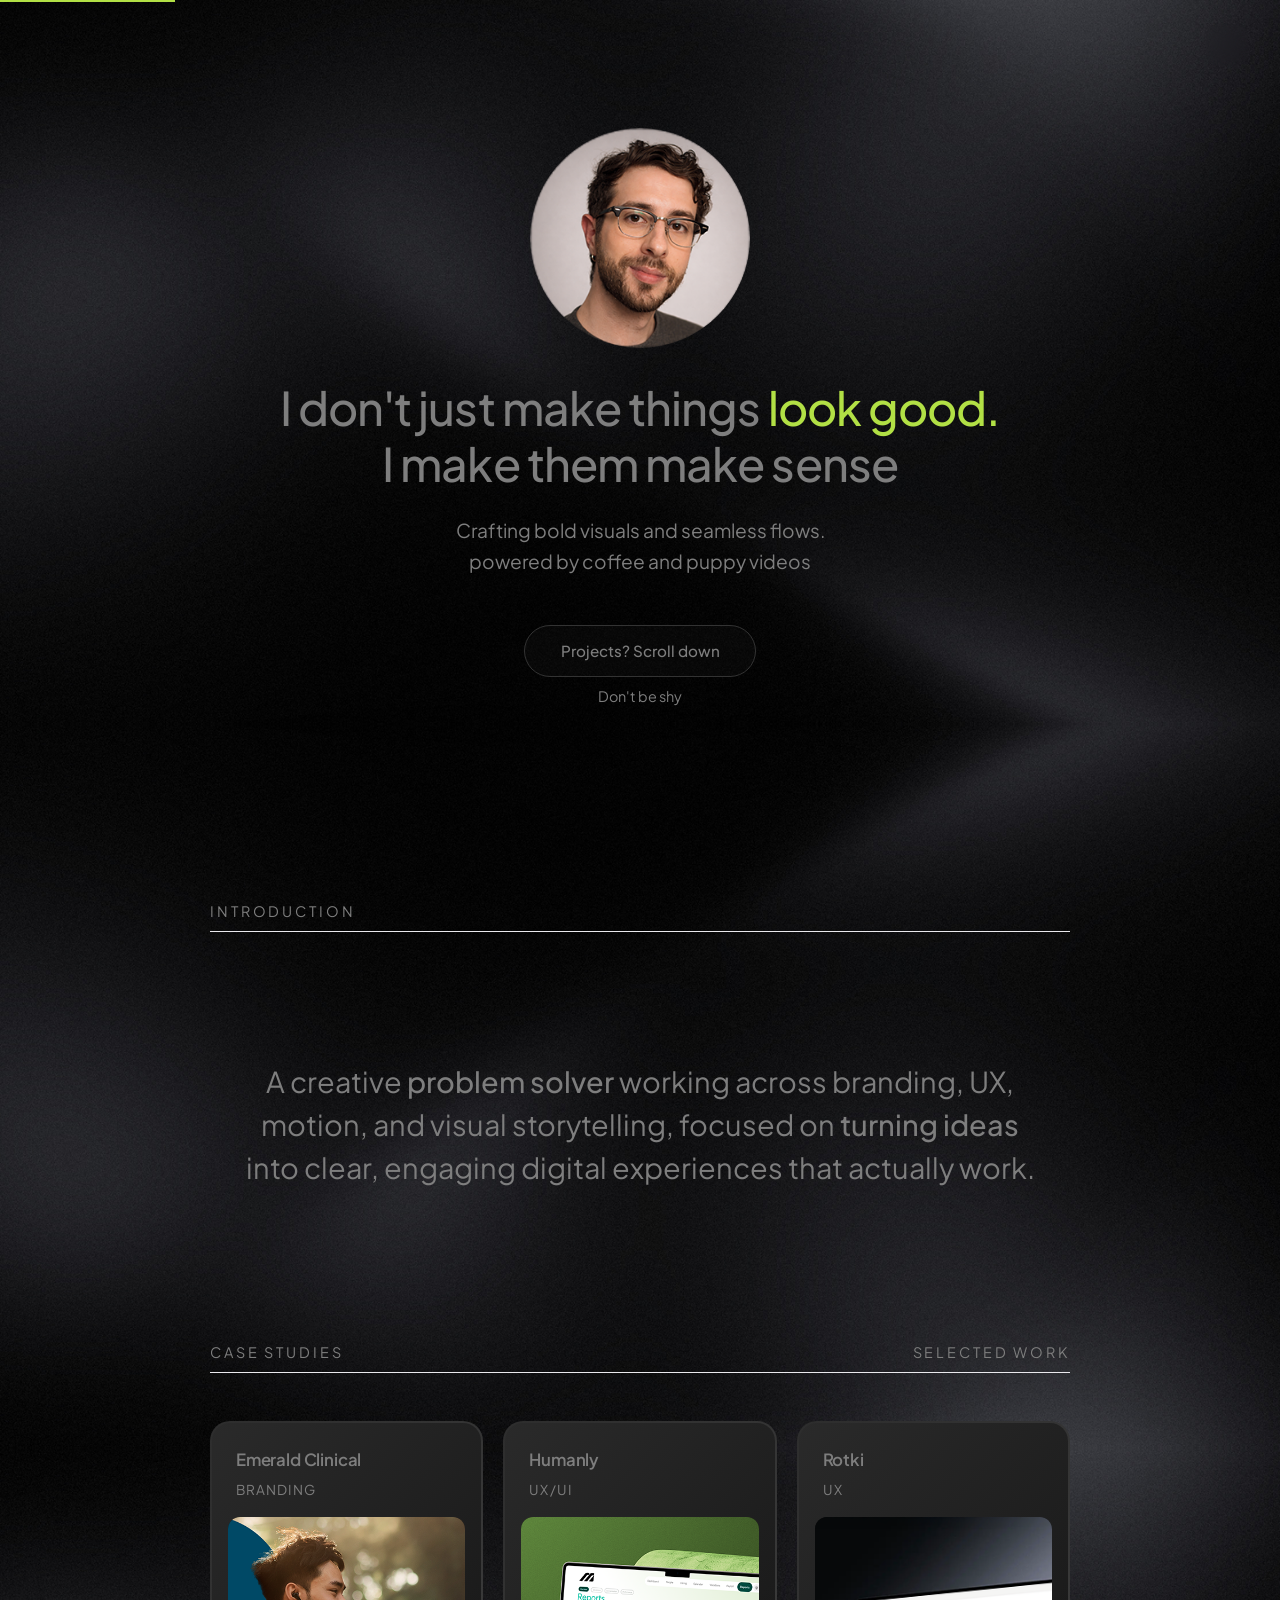
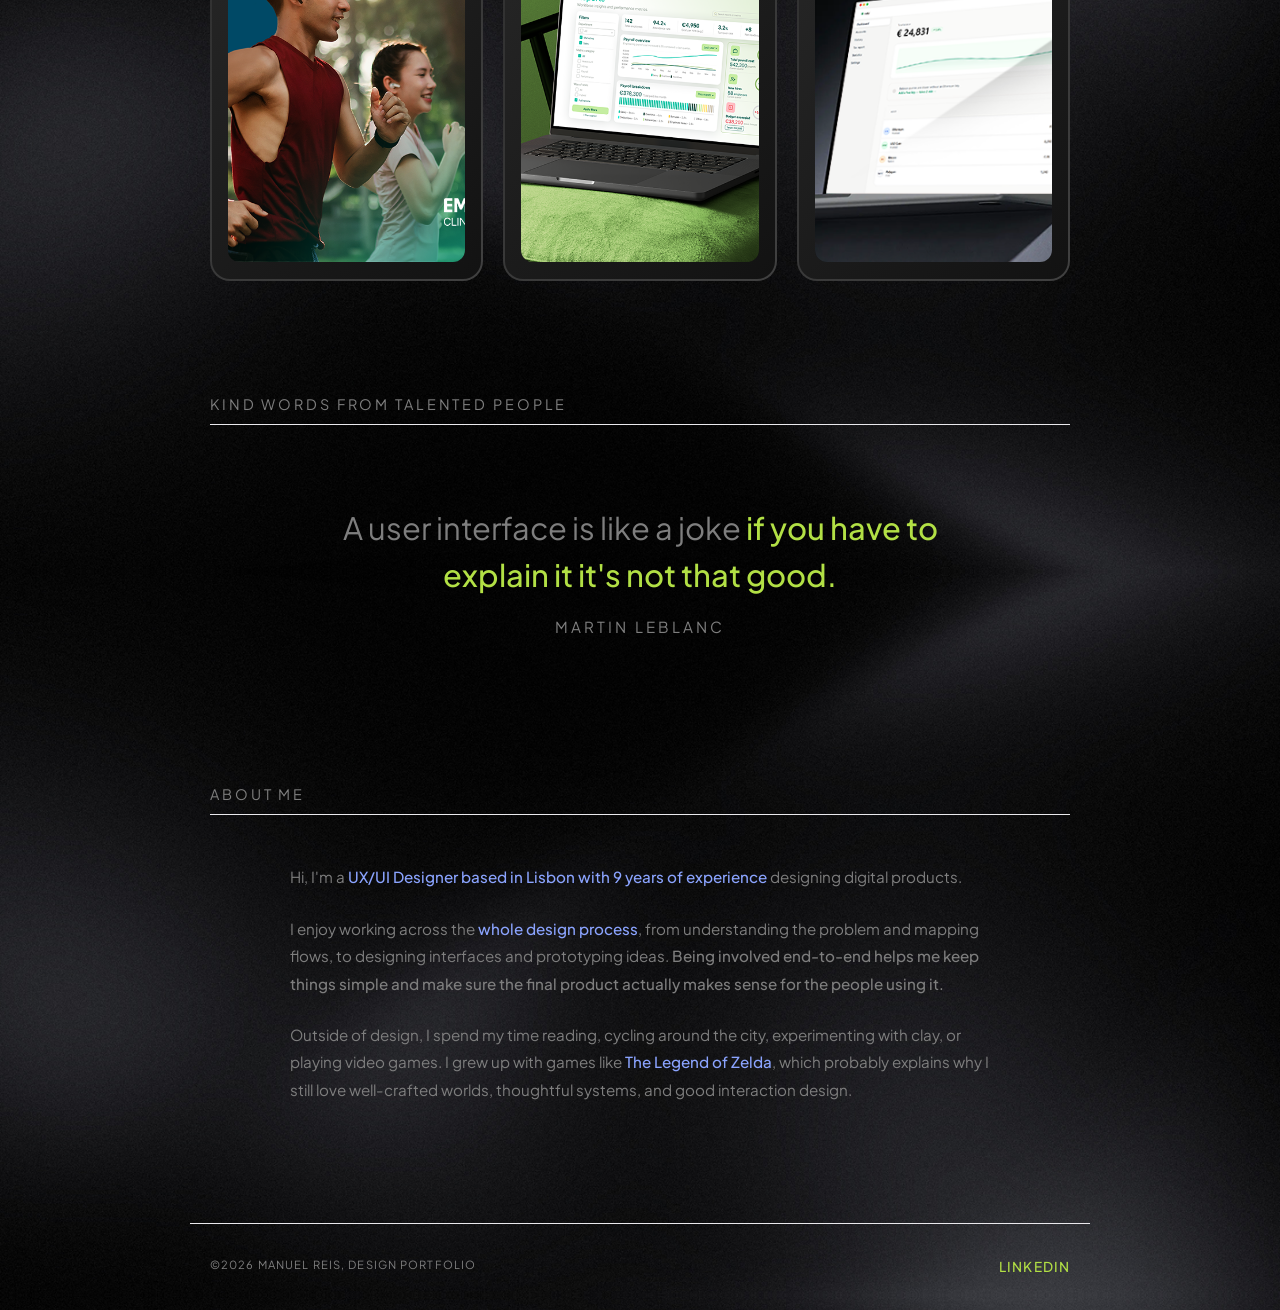
<file: index.html>
<!DOCTYPE html>
<html lang="en">
<head>
    <meta charset="UTF-8">
    <meta name="viewport" content="width=device-width, initial-scale=1.0">
    <title>Manuel Reis | Design Portfolio</title>
    <link rel="stylesheet" href="style.css">
    <link href="https://fonts.googleapis.com/css2?family=Plus+Jakarta+Sans:wght@400;500;600;700&display=swap" rel="stylesheet">
    <script src="script.js" defer></script>
</head>
<body>
    <a href="#main-content" class="skip-link">Skip to main content</a>
    
    <div class="theme-toggle-wrapper">
        <button id="theme-toggle" class="theme-btn" aria-label="Switch to light mode" aria-describedby="theme-tooltip">
        <svg class="icon-sun" width="16" height="16" viewBox="0 0 24 24" fill="none" stroke="currentColor" stroke-width="1.8" stroke-linecap="round" stroke-linejoin="round">
            <circle cx="12" cy="12" r="4"/>
            <line x1="12" y1="2" x2="12" y2="5"/>
            <line x1="12" y1="19" x2="12" y2="22"/>
            <line x1="4.22" y1="4.22" x2="6.34" y2="6.34"/>
            <line x1="17.66" y1="17.66" x2="19.78" y2="19.78"/>
            <line x1="2" y1="12" x2="5" y2="12"/>
            <line x1="19" y1="12" x2="22" y2="12"/>
            <line x1="4.22" y1="19.78" x2="6.34" y2="17.66"/>
            <line x1="17.66" y1="6.34" x2="19.78" y2="4.22"/>
        </svg>
        <svg class="icon-moon" width="16" height="16" viewBox="0 0 24 24" fill="none" stroke="currentColor" stroke-width="1.8" stroke-linecap="round" stroke-linejoin="round" style="display:none">
            <path d="M21 12.79A9 9 0 1 1 11.21 3 7 7 0 0 0 21 12.79z"/>
        </svg>
        </button>
        <div id="theme-tooltip" role="tooltip" class="icon-tooltip">Switch to light mode</div>
    </div>

    <div class="background-glow"></div>
    <div class="background-glow-2"></div>
    
    <main id="main-content" class="container">
        
        <section class="hero fade-in">
            <a href="#about" style="display: inline-block;">
                <div class="profile-pic">
                    <img src="assets/00.png" alt="Portrait of Manuel Reis">
                </div>
            </a>
            <h1 class="hero-title interactive-text">
                <span class="hero-line"><span class="word">I</span> <span class="word">don't</span> <span class="word">just</span> <span class="word">make</span> <span class="word">things</span> <span class="word text-green">look</span> <span class="word text-green">good.</span></span><br>
                <span class="hero-line"><span class="word text-muted">I</span> <span class="word text-muted">make</span> <span class="word text-muted">them</span> <span class="word text-muted">make</span> <span class="word text-muted">sense</span></span>
            </h1>
            <p class="hero-subtitle">
                Crafting bold visuals and seamless flows.<br>
                powered by coffee and puppy videos
            </p>
            <div class="hero-cta">
                <a href="#projects" class="btn-pill">Projects? Scroll down</a>
                <span class="btn-caption">Don't be shy</span>
            </div>
        </section>

        <section class="introduction fade-in">
            <div class="divider">
                <span class="divider-text">INTRODUCTION</span>
            </div>
            <h2 class="intro-text">
                A creative <span class="text-white">problem solver</span> working across branding, UX, motion, and visual storytelling, focused on <span class="text-white">turning ideas</span> into clear, engaging digital experiences that actually work.
            </h2>
        </section>

        <section id="projects" class="case-studies fade-in">
            <div class="divider">
                <span class="divider-text">CASE STUDIES</span>
                <span class="divider-text right">SELECTED WORK</span>
            </div>

            <div class="project-cards-grid">
                <!-- Card 1: Emerald Clinical -->
                <a href="emerald-clinical.html" class="proj-card" id="card-emerald">
                    <div class="proj-card-top">
                        <div class="proj-card-meta">
                            <h3 class="proj-card-name">Emerald Clinical</h3>
                            <span class="proj-card-cat">Branding</span>
                        </div>
                    </div>
                    <div class="proj-card-image">
                        <img src="assets/Emerald_cover_Homepage.png" alt="Emerald Clinical project showcase" class="proj-card-img">
                    </div>
                    <div class="proj-card-bottom">
                        <span class="proj-card-year">2024</span>
                        <span class="proj-card-cta">View case study</span>
                    </div>
                </a>

                <!-- Card 2: Humanly -->
                <a href="humanly.html" class="proj-card" id="card-humanly">
                    <div class="proj-card-top">
                        <div class="proj-card-meta">
                            <h3 class="proj-card-name">Humanly</h3>
                            <span class="proj-card-cat">UX/UI</span>
                        </div>
                    </div>
                    <div class="proj-card-image">
                        <img src="assets/Humanly_cover_Homepage.png" alt="Humanly project showcase" class="proj-card-img">
                    </div>
                    <div class="proj-card-bottom">
                        <span class="proj-card-year">2025</span>
                        <span class="proj-card-cta">View case study</span>
                    </div>
                </a>

                <!-- Card 3: Rotki -->
                <a href="rotki.html" class="proj-card" id="card-rotki">
                    <div class="proj-card-top">
                        <div class="proj-card-meta">
                            <h3 class="proj-card-name">Rotki</h3>
                            <span class="proj-card-cat">UX</span>
                        </div>
                    </div>
                    <div class="proj-card-image">
                        <img src="assets/Rotki_cover_Homepage.png" alt="Rotki project showcase" class="proj-card-img">
                    </div>
                    <div class="proj-card-bottom">
                        <span class="proj-card-year">2026</span>
                        <span class="proj-card-cta">View case study</span>
                    </div>
                </a>
            </div>
        </section>

        <section class="quote-section fade-in">
            <div class="divider">
                <span class="divider-text">KIND WORDS FROM TALENTED PEOPLE</span>
            </div>
            <blockquote class="quote-text">
                A user interface is like a joke <span class="text-green">if you have to explain it it's not that good.</span>
            </blockquote>
            <cite class="quote-author">MARTIN LEBLANC</cite>
        </section>

        <section id="about" class="about-me fade-in">
            <div class="divider">
                <span class="divider-text">ABOUT ME</span>
            </div>
            <div class="about-content">
                <p>
                    Hi, I'm a <span class="text-primary">UX/UI Designer based in Lisbon with 9 years of experience</span> designing digital products.
                </p>
                <p class="intro-paragraph">
                    I enjoy working across the <span class="text-primary">whole design process</span>, from understanding the problem and mapping flows, to designing interfaces and prototyping ideas. <span class="text-white">Being involved end-to-end helps me keep things simple and make sure the final product actually makes sense for the people using it.</span>
                </p>
                <p>
                    Outside of design, I spend my time reading, cycling around the city, experimenting with clay, or playing video games. I grew up with games like <span class="text-primary">The Legend of Zelda</span>, which probably explains why I still love well-crafted worlds, thoughtful systems, and good interaction design.
                </p>
            </div>
        </section>

    </main>

    <footer class="site-footer fade-in">
        <span class="footer-left">©2026 MANUEL REIS, DESIGN PORTFOLIO</span>
        <a href="https://www.linkedin.com/in/manuel-reis-8537a1b6/" target="_blank" rel="noopener noreferrer" class="footer-right text-green">LINKEDIN</a>
    </footer>

</body>
</html>
</file>
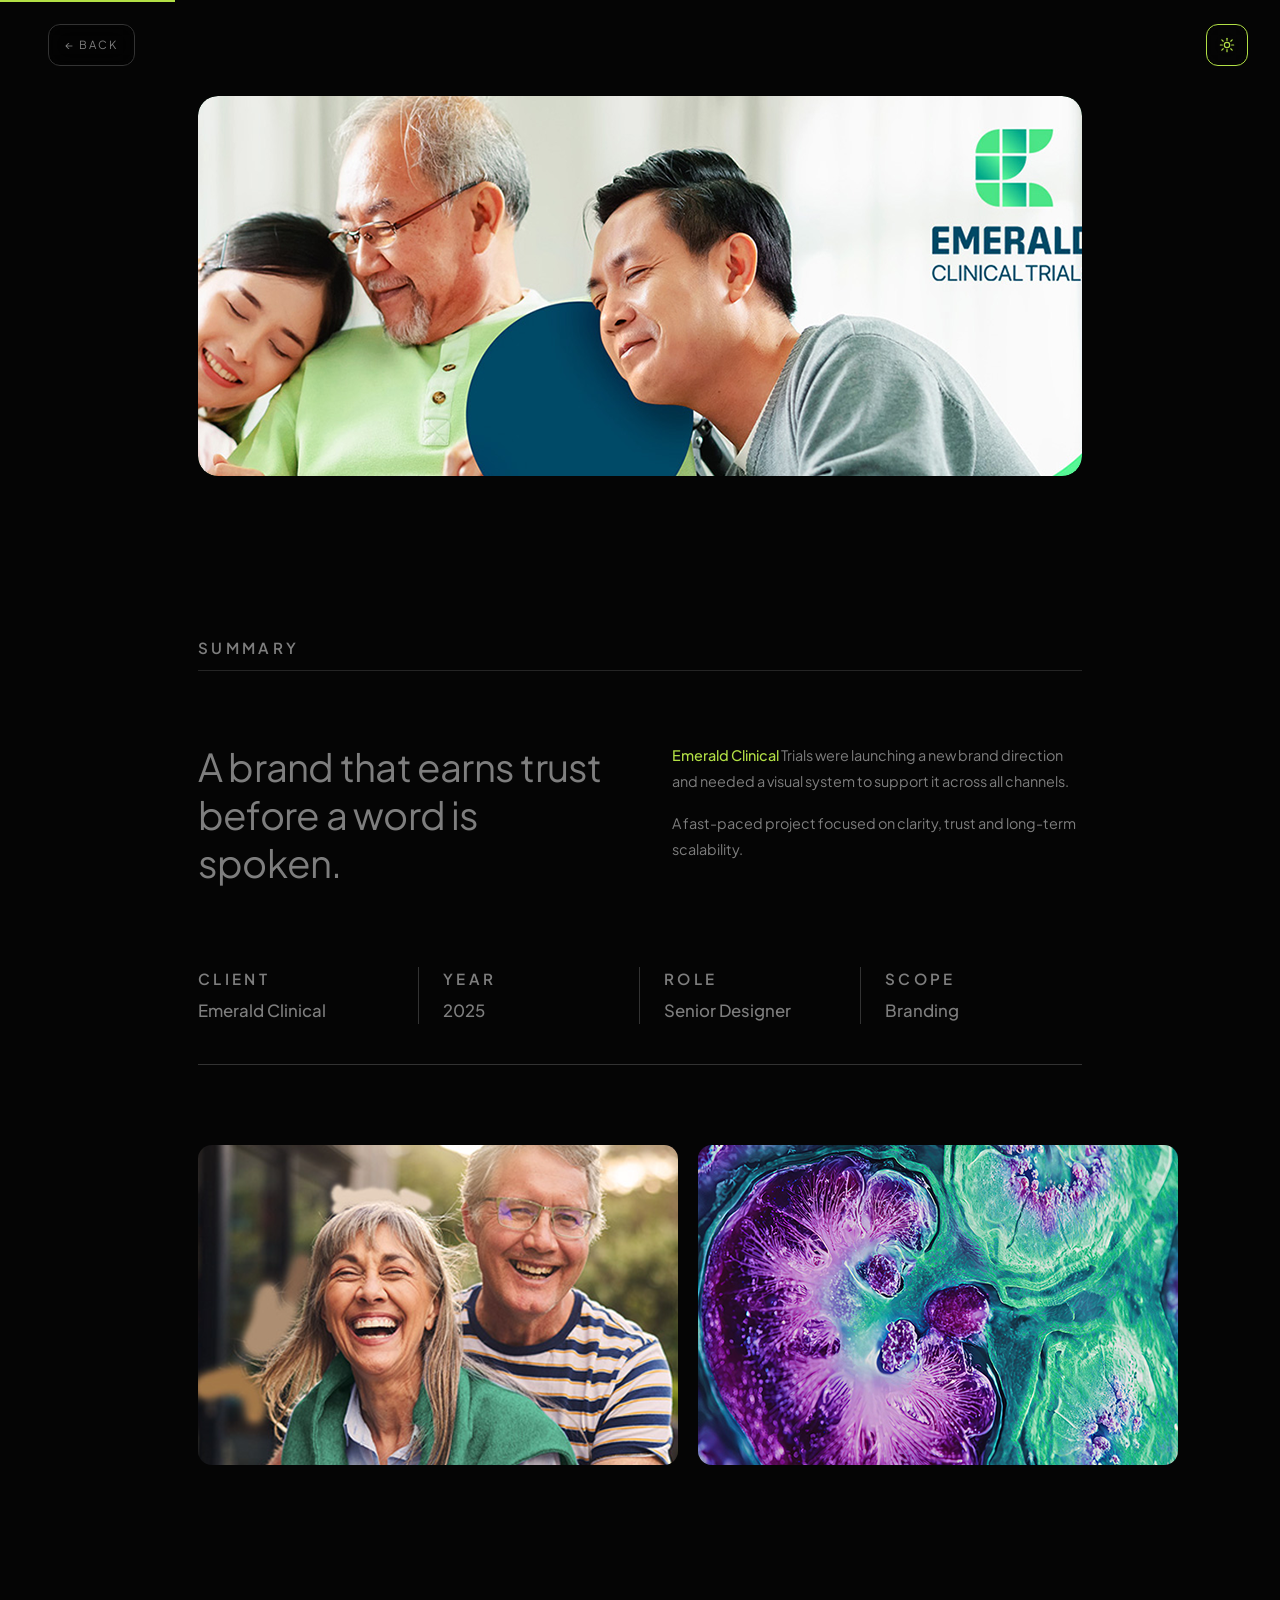
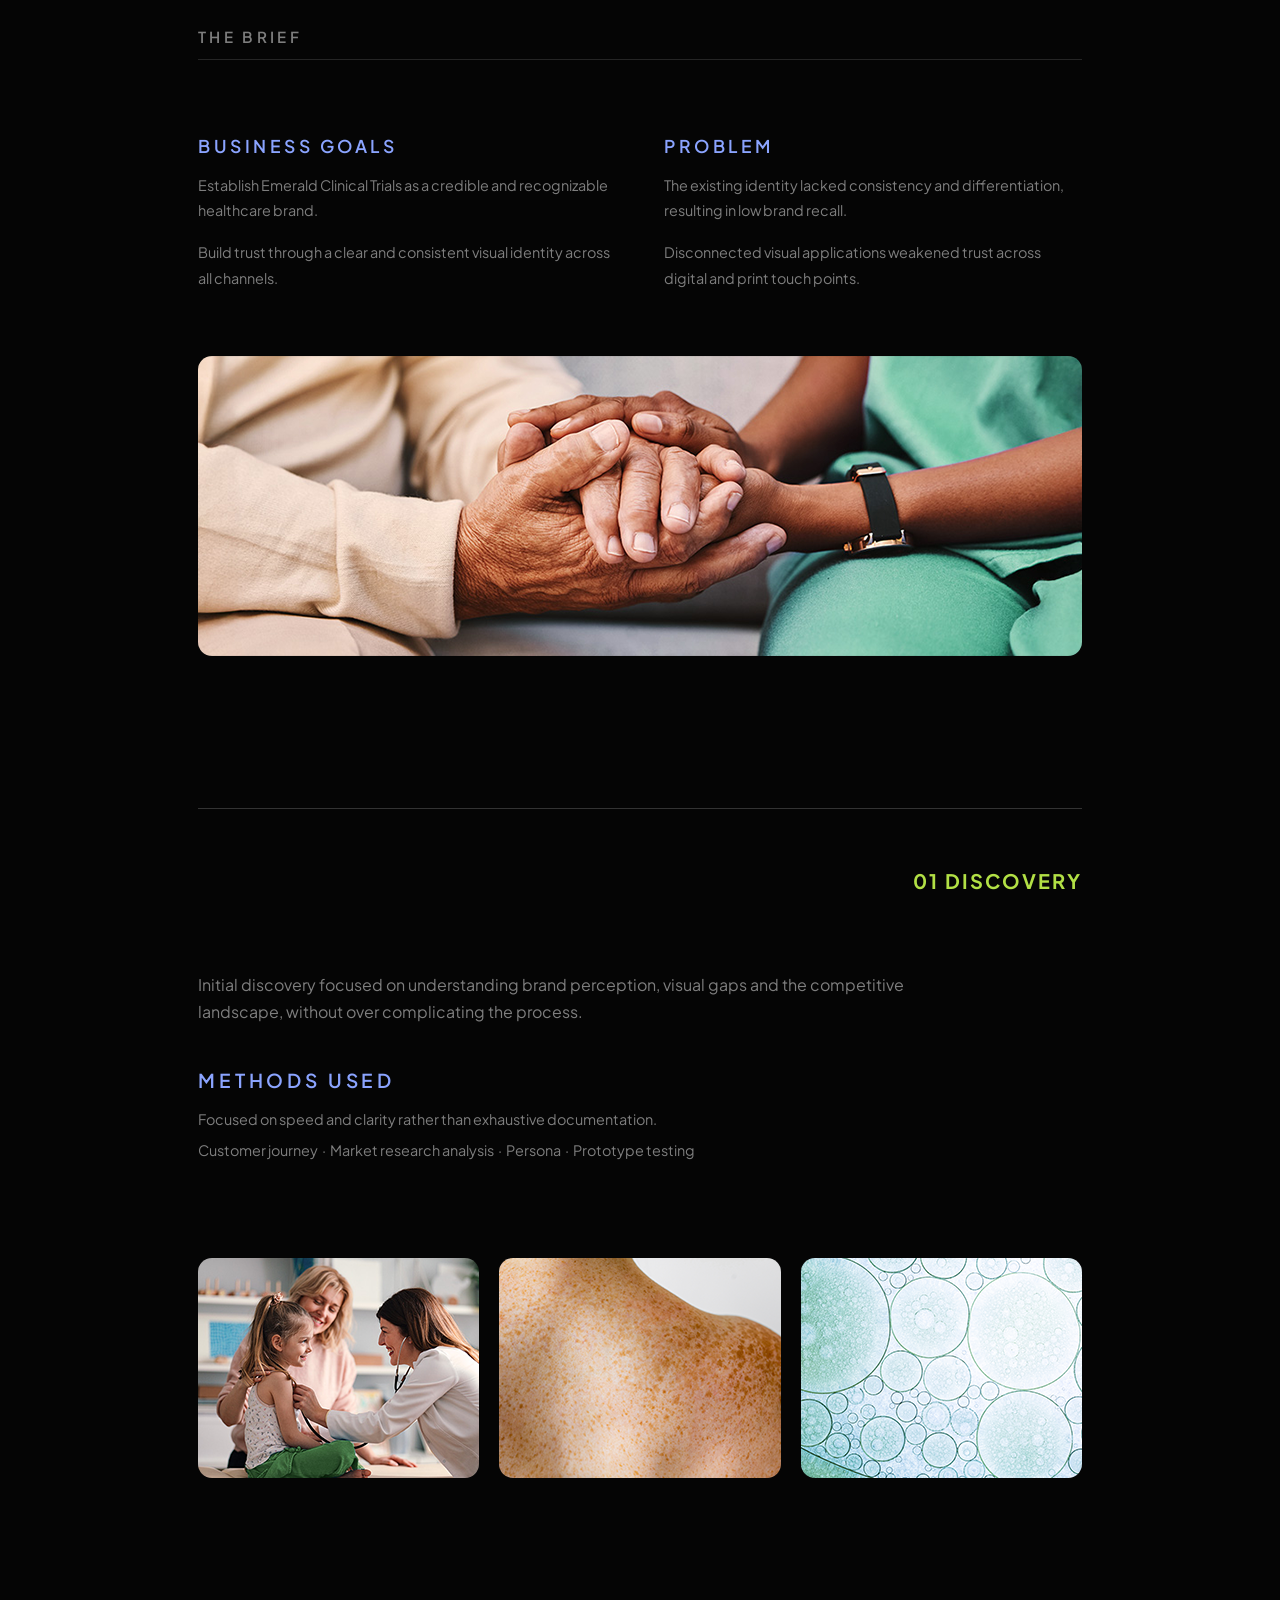
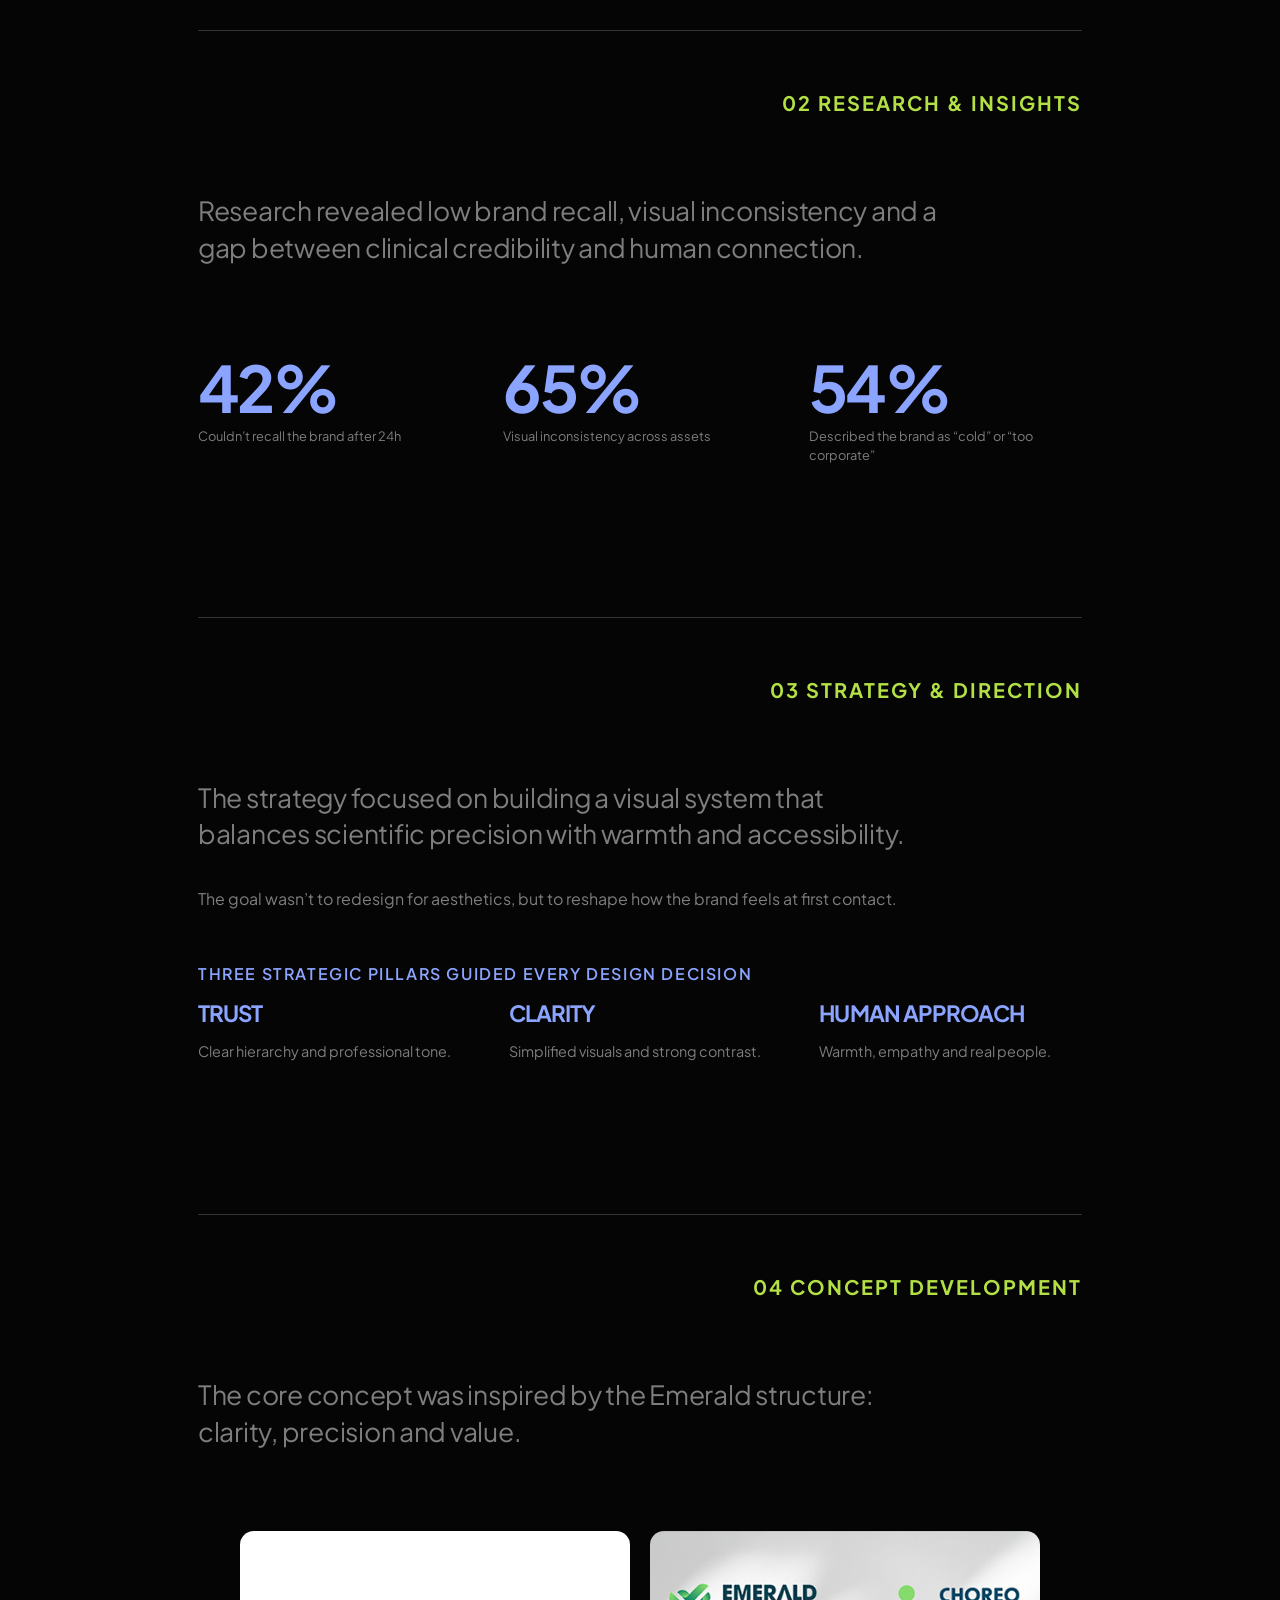
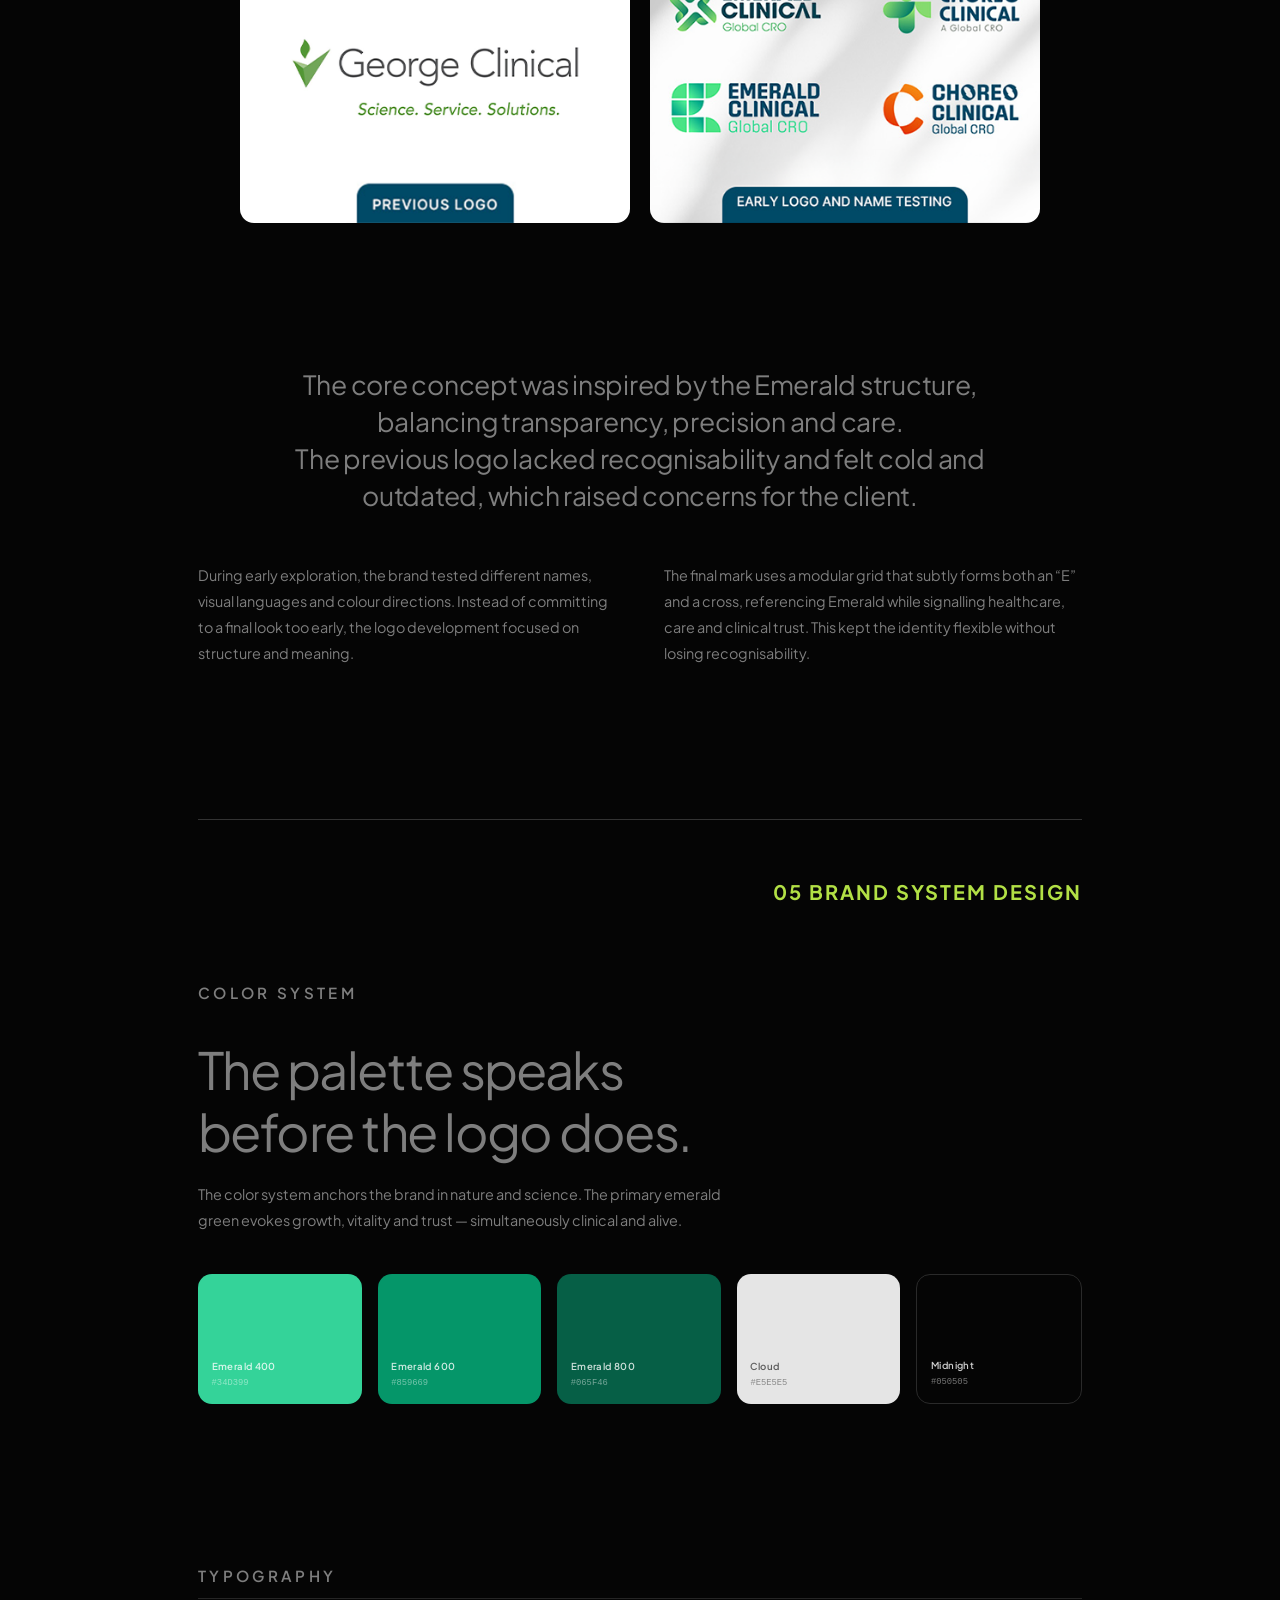
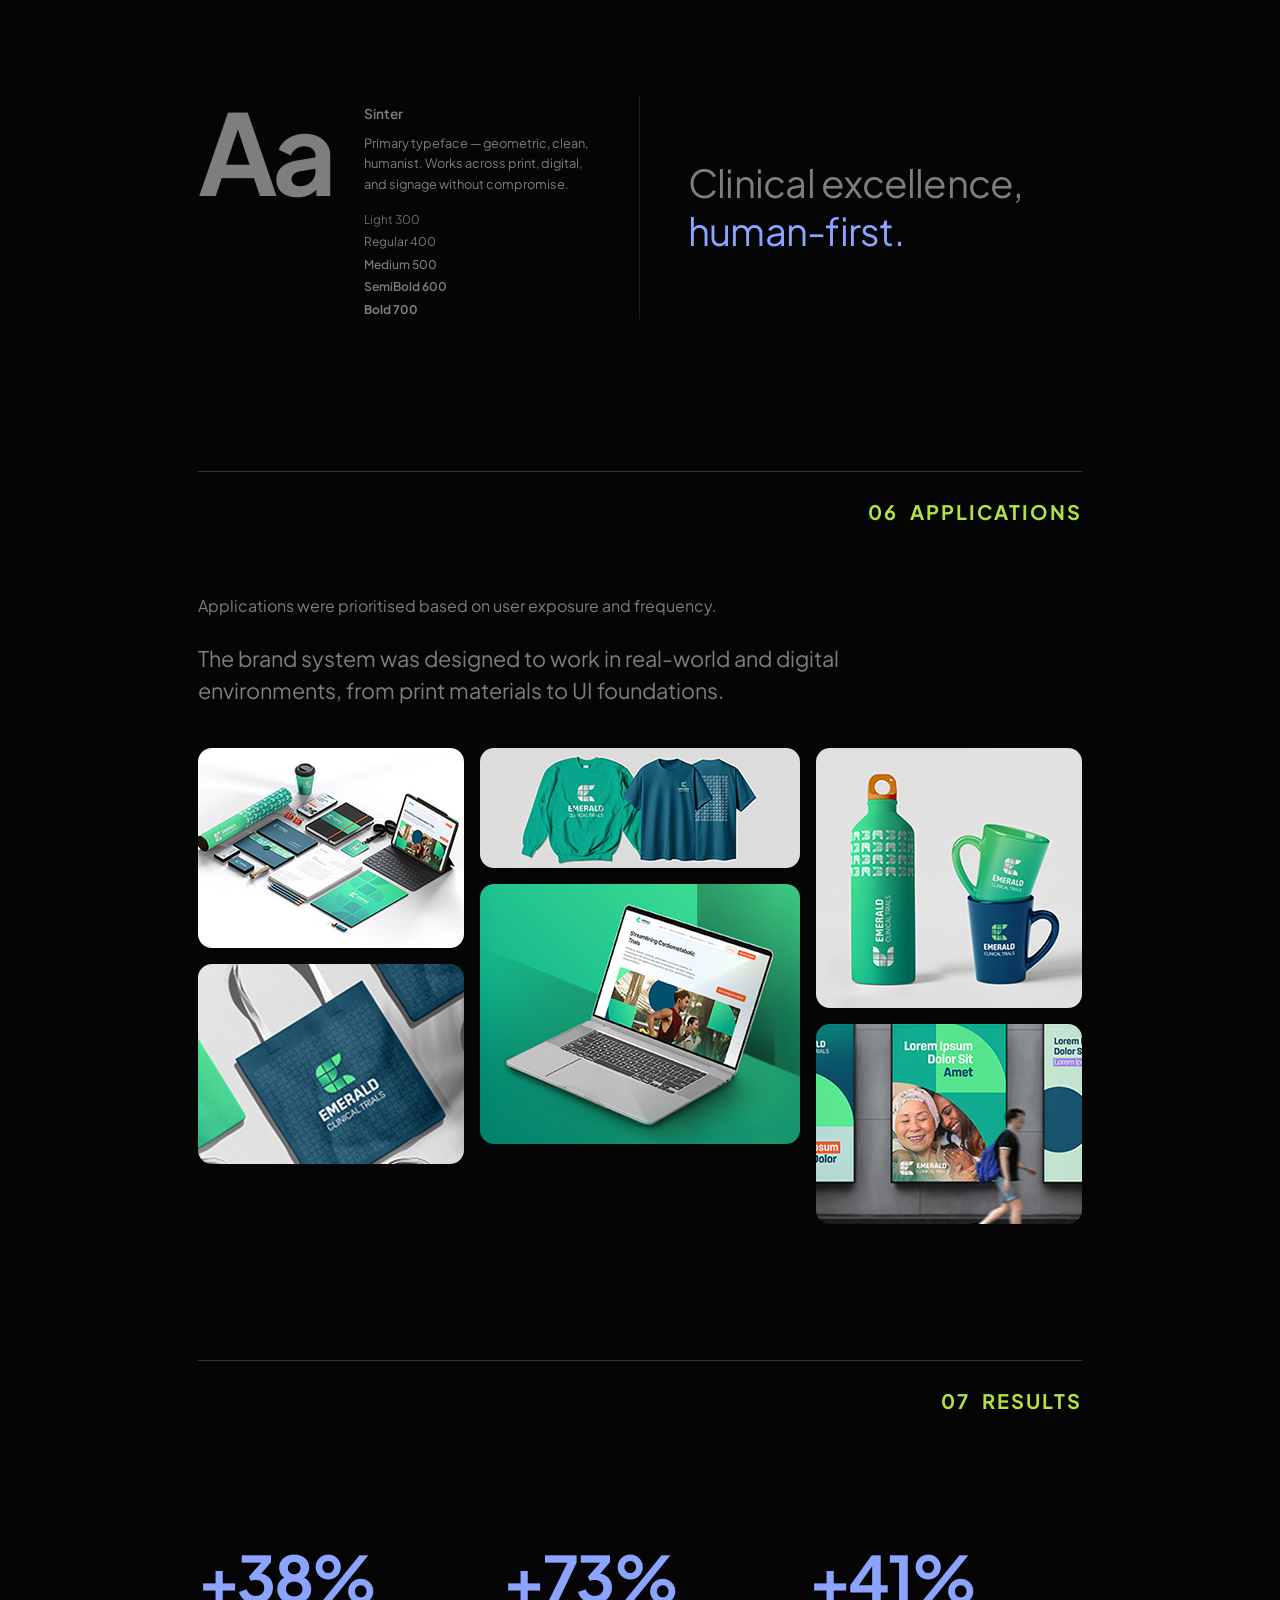
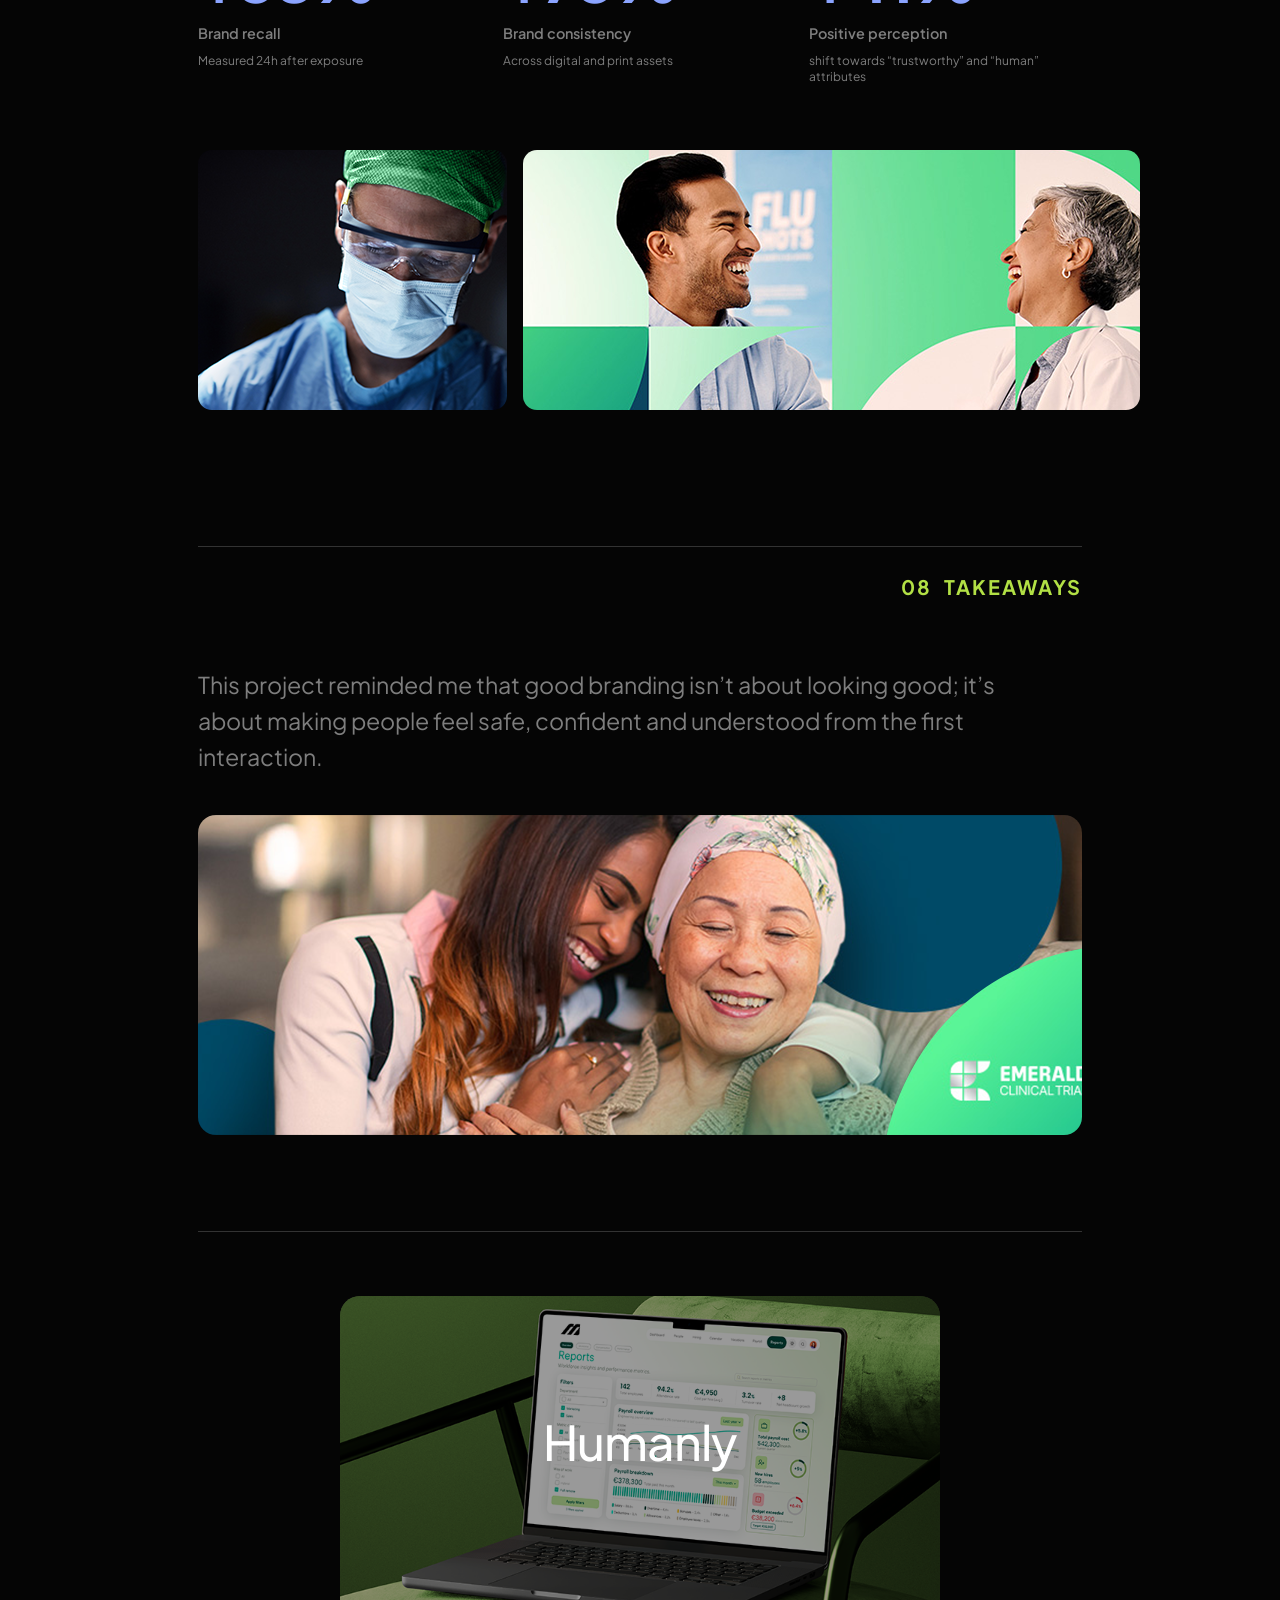
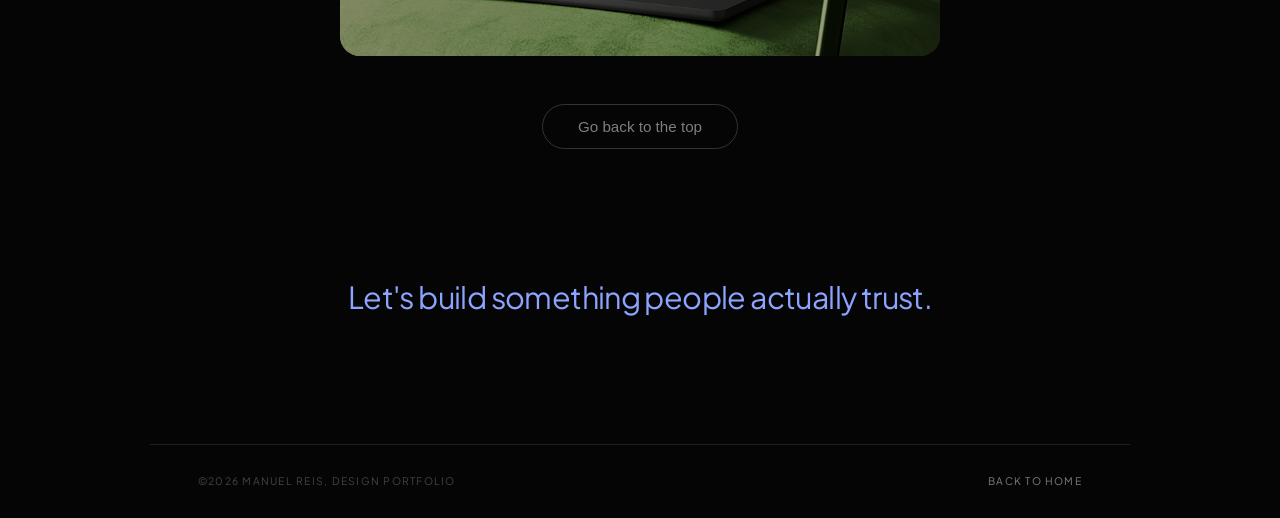
<file: emerald-clinical.html>
<!DOCTYPE html>
<html lang="en">
<head>
    <meta charset="UTF-8">
    <meta name="viewport" content="width=device-width, initial-scale=1.0">
    <title>Emerald Clinical — Case Study | Manuel Reis</title>
    <meta name="description" content="Emerald Clinical branding case study — building a clinical identity rooted in empathy, trust, and precision. Designed by Manuel Reis.">
    <link rel="stylesheet" href="style.css">
    <link rel="stylesheet" href="emerald-clinical.css">
    <link href="https://fonts.googleapis.com/css2?family=Plus+Jakarta+Sans:ital,wght@0,300;0,400;0,500;0,600;0,700;1,400;1,500&display=swap" rel="stylesheet">
    <script src="script.js" defer></script>
</head>
<body class="case-study-page">

    <a href="#main-content" class="skip-link">Skip to main content</a>

    <!-- Theme Toggle -->
    <div class="theme-toggle-wrapper">
        <button id="theme-toggle" class="theme-btn" aria-label="Switch to light mode" aria-describedby="theme-tooltip">
        <svg class="icon-sun" width="16" height="16" viewBox="0 0 24 24" fill="none" stroke="currentColor" stroke-width="1.8" stroke-linecap="round" stroke-linejoin="round">
            <circle cx="12" cy="12" r="4"/>
            <line x1="12" y1="2" x2="12" y2="5"/>
            <line x1="12" y1="19" x2="12" y2="22"/>
            <line x1="4.22" y1="4.22" x2="6.34" y2="6.34"/>
            <line x1="17.66" y1="17.66" x2="19.78" y2="19.78"/>
            <line x1="2" y1="12" x2="5" y2="12"/>
            <line x1="19" y1="12" x2="22" y2="12"/>
            <line x1="4.22" y1="19.78" x2="6.34" y2="17.66"/>
            <line x1="17.66" y1="6.34" x2="19.78" y2="4.22"/>
        </svg>
        <svg class="icon-moon" width="16" height="16" viewBox="0 0 24 24" fill="none" stroke="currentColor" stroke-width="1.8" stroke-linecap="round" stroke-linejoin="round" style="display:none">
            <path d="M21 12.79A9 9 0 1 1 11.21 3 7 7 0 0 0 21 12.79z"/>
        </svg>
        </button>
        <div id="theme-tooltip" role="tooltip" class="icon-tooltip">Switch to light mode</div>
    </div>

    <!-- ── Navigation ── -->
    <nav class="ec-nav">
        <a href="index.html" class="ec-back-link">← BACK</a>
    </nav>

    <main id="main-content" class="ec-main">

        <!-- ── 01 Hero ── -->
        <section class="ec-hero fade-in">
            <div class="ec-hero-card">
                <img src="assets/01- Banner Principal.png" alt="Emerald Clinical Hero Banner" class="ec-case-img ec-placeholder--hero">
            </div>
        </section>

        <!-- ── 02 Summary ── -->
        <section class="ec-section fade-in">
            <div class="ec-divider" style="margin-bottom: 4.5rem;">
                <span class="ec-divider-label">SUMMARY</span>
            </div>
            <div class="ec-two-col ec-two-col--overview">
                <div class="ec-col-left">
                    <h1 class="ec-heading-large">A brand that earns trust before a word is spoken.</h1>
                </div>
                <div class="ec-col-right">
                    <p><span class="text-green">Emerald Clinical</span> Trials were launching a new brand direction and needed a visual system to support it across all channels.</p>
                    <p class="ec-caption-text">A fast-paced project focused on clarity, trust and long-term scalability.</p>
                </div>
            </div>
        </section>

        <!-- ── 03 Project Metadata + Images ── -->
        <section class="ec-section ec-section--meta fade-in">
            <div class="ec-meta-row">
                <div class="ec-meta-item">
                    <span class="ec-meta-label">CLIENT</span>
                    <span class="ec-meta-value">Emerald Clinical</span>
                </div>
                <div class="ec-meta-item">
                    <span class="ec-meta-label">YEAR</span>
                    <span class="ec-meta-value">2025</span>
                </div>
                <div class="ec-meta-item">
                    <span class="ec-meta-label">ROLE</span>
                    <span class="ec-meta-value">Senior Designer</span>
                </div>
                <div class="ec-meta-item">
                    <span class="ec-meta-label">SCOPE</span>
                    <span class="ec-meta-value">Branding</span>
                </div>
            </div>
            <div class="ec-image-pair">
                <img src="assets/03 Metadata_1.png" alt="Emerald Clinical Branding - Trust and Care" class="ec-case-img ec-placeholder--portrait">
                <img src="assets/03 Metadata_2.png" alt="Emerald Clinical Laboratory Setting" class="ec-case-img ec-placeholder--portrait">
            </div>
        </section>

        <!-- ── 04 The Brief ── -->
        <section class="ec-section fade-in" style="padding-bottom: 1rem;">
            <div class="ec-divider" style="margin-bottom: 4.5rem;">
                <span class="ec-divider-label">THE BRIEF</span>
            </div>
            <div class="ec-two-col ec-two-col--brief" style="margin-bottom: 4rem;">
                <div class="ec-col-left">
                    <span class="ec-green-label">BUSINESS GOALS</span>
                    <p>Establish Emerald Clinical Trials as a credible and recognizable healthcare brand.</p>
                    <p>Build trust through a clear and consistent visual identity across all channels.</p>
                </div>
                <div class="ec-col-right">
                    <span class="ec-green-label">PROBLEM</span>
                    <p>The existing identity lacked consistency and differentiation, resulting in low brand recall.</p>
                    <p>Disconnected visual applications weakened trust across digital and print touch points.</p>
                </div>
            </div>
            <img src="assets/04 Brief.png" alt="Emerald Clinical Brand Brief Overview" class="ec-case-img ec-placeholder--wide">
        </section>

        <!-- ── 05 Brand Discovery ── -->
        <section class="ec-section fade-in" style="padding-bottom: 1rem;">
            <div class="ec-divider ec-divider--split ec-numbered-divider">
                <span></span>
                <span class="ec-divider-label ec-divider-label--right text-green">01 DISCOVERY</span>
            </div>
            <p class="ec-intro-paragraph">Initial discovery focused on understanding brand perception, visual gaps and the competitive landscape, without over complicating the process.</p>
            <div class="ec-subsection-label" style="margin-bottom: 6rem;">
                <span class="ec-green-label" style="font-size: 1.2rem; color: var(--primary-color);">METHODS USED</span>
                <p>Focused on speed and clarity rather than exhaustive documentation.</p>
                <p style="margin-top: 0.5rem;">Customer journey &nbsp;&middot;&nbsp; Market research analysis &nbsp;&middot;&nbsp; Persona &nbsp;&middot;&nbsp; Prototype testing</p>
            </div>
            <div class="ec-image-trio">
                <img src="assets/05 Discovery_1.png" alt="Brand Discovery - Method 1" class="ec-case-img ec-placeholder--square">
                <img src="assets/05 Discovery_2.png" alt="Brand Discovery - Method 2" class="ec-case-img ec-placeholder--square">
                <img src="assets/05 Discovery_3.png" alt="Brand Discovery - Method 3" class="ec-case-img ec-placeholder--square">
            </div>
        </section>

        <!-- ── 06 Key Insights ── -->
        <section class="ec-section fade-in" style="padding-bottom: 1rem;">
            <div class="ec-divider ec-divider--split ec-numbered-divider">
                <span></span>
                <span class="ec-divider-label ec-divider-label--right text-green">02 RESEARCH &amp; INSIGHTS</span>
            </div>
            <p class="ec-intro-paragraph ec-intro-paragraph--large">Research revealed low brand recall, visual inconsistency and a gap between clinical credibility and human connection.</p>
            <div class="ec-stats-row">
                <div class="ec-stat-block">
                    <span class="ec-stat-number text-blue">42%</span>
                    <span class="ec-stat-caption">Couldn’t recall the brand after 24h</span>
                </div>
                <div class="ec-stat-block">
                    <span class="ec-stat-number text-blue">65%</span>
                    <span class="ec-stat-caption">Visual inconsistency across assets</span>
                </div>
                <div class="ec-stat-block">
                    <span class="ec-stat-number text-blue">54%</span>
                    <span class="ec-stat-caption">Described the brand as “cold” or “too corporate”</span>
                </div>
            </div>
        </section>

        <!-- ── 07 Strategy ── -->
        <section class="ec-section fade-in" style="padding-bottom: 1rem;">
            <div class="ec-divider ec-divider--split ec-numbered-divider">
                <span></span>
                <span class="ec-divider-label ec-divider-label--right text-green">03 STRATEGY &amp; DIRECTION</span>
            </div>
            <p class="ec-intro-paragraph ec-intro-paragraph--large">The strategy focused on building a visual system that balances scientific precision with warmth and accessibility.</p>
            <p class="ec-intro-paragraph" style="margin-top:-1rem; margin-bottom: 3rem;">The goal wasn’t to redesign for aesthetics, but to reshape how the brand feels at first contact.</p>
            <div class="ec-pillars">
                <span class="text-blue" style="display: block; font-size: 1rem; font-weight: 600; margin-top: 3rem; margin-bottom: 1rem; letter-spacing: 0.1em; text-transform: uppercase;">Three strategic pillars guided every design decision</span>
                <div class="ec-stats-row" style="border-top: none; padding-top: 0; gap: 3rem;">
                    <div class="ec-stat-block">
                        <span class="ec-stat-number" style="font-size: 1.4rem; margin-bottom: 0.5rem; color: var(--primary-color);">TRUST</span>
                        <span class="ec-stat-caption" style="font-size: 0.9rem;">Clear hierarchy and professional tone.</span>
                    </div>
                    <div class="ec-stat-block">
                        <span class="ec-stat-number" style="font-size: 1.4rem; margin-bottom: 0.5rem; color: var(--primary-color);">CLARITY</span>
                        <span class="ec-stat-caption" style="font-size: 0.9rem;">Simplified visuals and strong contrast.</span>
                    </div>
                    <div class="ec-stat-block">
                        <span class="ec-stat-number" style="font-size: 1.4rem; margin-bottom: 0.5rem; color: var(--primary-color);">HUMAN APPROACH</span>
                        <span class="ec-stat-caption" style="font-size: 0.9rem;">Warmth, empathy and real people.</span>
                    </div>
                </div>
            </div>
        </section>

        <!-- ── 08 Concept Exploration ── -->
        <section class="ec-section fade-in" style="padding-bottom: 1rem;">
            <div class="ec-divider ec-divider--split ec-numbered-divider">
                <span></span>
                <span class="ec-divider-label ec-divider-label--right text-green">04 CONCEPT DEVELOPMENT</span>
            </div>
            <p class="ec-intro-paragraph ec-intro-paragraph--large" style="margin-bottom: 5rem;">The core concept was inspired by the Emerald structure: clarity, precision and value.</p>
            <div class="ec-image-pair" style="display: grid; grid-template-columns: 1fr 1fr; max-width: 800px; margin: 0 auto; gap: 1.25rem;">
                <img src="assets/08 Concept_1.png" alt="Brand Concept Exploration - Visual Structure" class="ec-case-img" style="height: auto; aspect-ratio: 4/3;">
                <img src="assets/08 Concept_2.png" alt="Brand Concept Exploration - Meaning and Care" class="ec-case-img" style="height: auto; aspect-ratio: 4/3;">
            </div>
            <div style="margin-top: 9rem;">
                <p class="ec-intro-paragraph ec-intro-paragraph--large" style="text-align: center; margin-left: auto; margin-right: auto;">The core concept was inspired by the Emerald structure, balancing transparency, precision and care.<br>
                The previous logo lacked recognisability and felt cold and outdated, which raised concerns for the client.</p>
                <div class="ec-two-col ec-two-col--brief" style="gap: 3rem; margin-top: 2rem;">
                    <div class="ec-col-left">
                        <p>During early exploration, the brand tested different names, visual languages and colour directions. Instead of committing to a final look too early, the logo development focused on structure and meaning.</p>
                    </div>
                    <div class="ec-col-right">
                        <p>The final mark uses a modular grid that subtly forms both an “E” and a cross, referencing Emerald while signalling healthcare, care and clinical trust. This kept the identity flexible without losing recognisability.</p>
                    </div>
                </div>
            </div>
        </section>

        <!-- ── 09 Final Identity ── -->
        <section class="ec-section ec-section--identity fade-in">

            <!-- Color System -->
            <div class="ec-sub-section">
                <div class="ec-divider ec-divider--split ec-numbered-divider">
                    <span></span>
                    <span class="ec-divider-label ec-divider-label--right text-green">05 BRAND SYSTEM DESIGN</span>
                </div>
                <div class="ec-divider ec-divider--split" style="border-bottom: none; margin-bottom: 1.5rem; margin-top: 2rem;">
                    <span class="ec-divider-label">COLOR SYSTEM</span>
                </div>
                <h2 class="ec-heading-display">The palette speaks<br><span class="ec-text-white">before the logo does.</span></h2>
                <p class="ec-section-body">The color system anchors the brand in nature and science. The primary emerald green evokes growth, vitality and trust — simultaneously clinical and alive.</p>
                <div class="ec-swatches">
                    <div class="ec-swatch" style="background:#34d399;">
                        <div class="ec-swatch-info">
                            <span class="ec-swatch-name">Emerald 400</span>
                            <span class="ec-swatch-hex">#34D399</span>
                        </div>
                    </div>
                    <div class="ec-swatch" style="background:#059669;">
                        <div class="ec-swatch-info">
                            <span class="ec-swatch-name">Emerald 600</span>
                            <span class="ec-swatch-hex">#859669</span>
                        </div>
                    </div>
                    <div class="ec-swatch" style="background:#065f46;">
                        <div class="ec-swatch-info">
                            <span class="ec-swatch-name">Emerald 800</span>
                            <span class="ec-swatch-hex">#065F46</span>
                        </div>
                    </div>
                    <div class="ec-swatch" style="background:#e5e5e5;">
                        <div class="ec-swatch-info ec-swatch-info--dark">
                            <span class="ec-swatch-name">Cloud</span>
                            <span class="ec-swatch-hex">#E5E5E5</span>
                        </div>
                    </div>
                    <div class="ec-swatch" style="background:#050505; border:1px solid #2a2a2a;">
                        <div class="ec-swatch-info">
                            <span class="ec-swatch-name">Midnight</span>
                            <span class="ec-swatch-hex">#050505</span>
                        </div>
                    </div>
                </div>
            </div>

            <!-- Typography -->
            <div class="ec-sub-section">
                <div class="ec-divider" style="margin-top: 6rem;">
                    <span class="ec-divider-label">TYPOGRAPHY</span>
                </div>
                <div class="ec-type-grid">
                    <div class="ec-type-left">
                        <span class="ec-type-aa">Aa</span>
                        <div class="ec-type-details">
                            <strong class="ec-type-name">Sinter</strong>
                            <p class="ec-type-desc">Primary typeface — geometric, clean, humanist. Works across print, digital, and signage without compromise.</p>
                            <div class="ec-type-weights">
                                <span style="font-weight:300">Light 300</span>
                                <span style="font-weight:400">Regular 400</span>
                                <span style="font-weight:500">Medium 500</span>
                                <span style="font-weight:600">SemiBold 600</span>
                                <span style="font-weight:700">Bold 700</span>
                            </div>
                        </div>
                    </div>
                    <div class="ec-type-right">
                        <p class="ec-type-specimen">Clinical excellence,<br><span class="text-blue">human-first.</span></p>
                    </div>
                </div>
            </div>
        </section>

        <!-- ── 10 Applications (numbered section) ── -->
        <section class="ec-numbered-section fade-in">
            <div class="ec-numbered-header">
                <span class="ec-numbered-label">06&nbsp;&nbsp;APPLICATIONS</span>
            </div>
            <div class="ec-numbered-body">
                <p class="ec-intro-paragraph" style="margin-top: 3rem; margin-bottom: 1.5rem;">Applications were prioritised based on user exposure and frequency.</p>
                <p class="ec-numbered-intro">The brand system was designed to work in real-world and digital environments, from print materials to UI foundations.</p>
                <div class="ec-app-grid">
                    <div class="ec-app-col ec-app-col--left">
                        <img src="assets/Columnas laterales (Sq)_1.png" alt="Brand Application - Marketing Collateral" class="ec-case-img ec-placeholder--app-sq">
                        <img src="assets/Columnas laterales (Sq)_2.png" alt="Brand Application - Business Cards" class="ec-case-img ec-placeholder--app-sq">
                    </div>
                    <div class="ec-app-col ec-app-col--mid">
                        <img src="assets/Columna central (Wide).png" alt="Brand Application - Signage" class="ec-case-img ec-placeholder--app-wide">
                        <img src="assets/Columna central (Laptop).png" alt="Brand Application - Digital Interface" class="ec-case-img ec-placeholder--app-laptop">
                    </div>
                    <div class="ec-app-col ec-app-col--right">
                        <img src="assets/Columna lateral (Tall).png" alt="Brand Application - Mobile Experience" class="ec-case-img ec-placeholder--app-tall">
                        <img src="assets/Columnas laterales (Sq)_3.png" alt="Brand Application - Social Media" class="ec-case-img ec-placeholder--app-sq">
                    </div>
                </div>
            </div>
        </section>

        <!-- ── 11 Results (numbered section) ── -->
        <section class="ec-numbered-section ec-numbered-section--no-vline fade-in">
            <div class="ec-numbered-header" style="margin-bottom: 8rem;">
                <span class="ec-numbered-label">07&nbsp;&nbsp;RESULTS</span>
            </div>
            <div class="ec-numbered-body">
                <div class="ec-stats-row" style="padding-top: 0; margin-bottom: 4rem;">
                    <div class="ec-stat-block">
                        <span class="ec-stat-number text-blue">+38%</span>
                        <span class="ec-result-title">Brand recall</span>
                        <span class="ec-result-sub">Measured 24h after exposure</span>
                    </div>
                    <div class="ec-stat-block">
                        <span class="ec-stat-number text-blue">+73%</span>
                        <span class="ec-result-title">Brand consistency</span>
                        <span class="ec-result-sub">Across digital and print assets</span>
                    </div>
                    <div class="ec-stat-block">
                        <span class="ec-stat-number text-blue">+41%</span>
                        <span class="ec-result-title">Positive perception</span>
                        <span class="ec-result-sub" style="text-transform: none;">shift towards “trustworthy” and “human” attributes</span>
                    </div>
                </div>
                <div class="ec-results-images">
                    <img src="assets/11 Results.png" alt="Project Results - Brand Recall Graph" class="ec-case-img ec-placeholder--results-narrow">
                    <img src="assets/11 Results_2.png" alt="Project Results - Consistency Metric" class="ec-case-img ec-placeholder--results-wide">
                </div>
            </div>
        </section>

        <!-- ── 12 Takeaways (numbered section) ── -->
        <section class="ec-numbered-section ec-numbered-section--no-vline fade-in">
            <div class="ec-numbered-header">
                <span class="ec-numbered-label">08&nbsp;&nbsp;TAKEAWAYS</span>
            </div>
            <div class="ec-numbered-body">
                <p class="ec-takeaway-text">This project reminded me that good branding isn’t about looking good; it’s about making people feel safe, confident and understood from the first interaction.</p>
                <img src="assets/12 Takeaway.png" alt="Emerald Clinical Branding Takeaway" class="ec-case-img ec-placeholder--takeaway">

                <div style="margin-top: 6rem; border-top: 1.5px solid #333; padding-top: 4rem; display: flex; flex-direction: column; align-items: center; gap: 3rem;">
                    <a href="humanly.html" class="ec-next-card">
                        <img src="assets/Humanly_cover_Homepage.png" alt="Humanly project showcase" class="ec-next-card-bg">
                        <div class="ec-next-card-content">
                            <h3 class="ec-next-card-title">Humanly</h3>
                            <span class="ec-next-card-cta">View case study</span>
                        </div>
                    </a>
                    
                    <button onclick="window.scrollTo({top: 0, behavior: 'smooth'})" class="btn-pill" style="cursor: pointer; background: transparent;">
                        Go back to the top
                    </button>
                </div>
            </div>
        </section>

        <!-- ── Footer Quote ── -->
        <div class="ec-footer-quote fade-in">
            <p class="ec-footer-quote-text text-blue">Let's build something people actually trust.</p>
        </div>

    </main>

    <!-- ── Footer ── -->
    <footer class="ec-footer fade-in">
        <span class="ec-footer-copy">©2026 MANUEL REIS, DESIGN PORTFOLIO</span>
        <a href="index.html" class="ec-footer-back">BACK TO HOME</a>
    </footer>

</body>
</html>
</file>
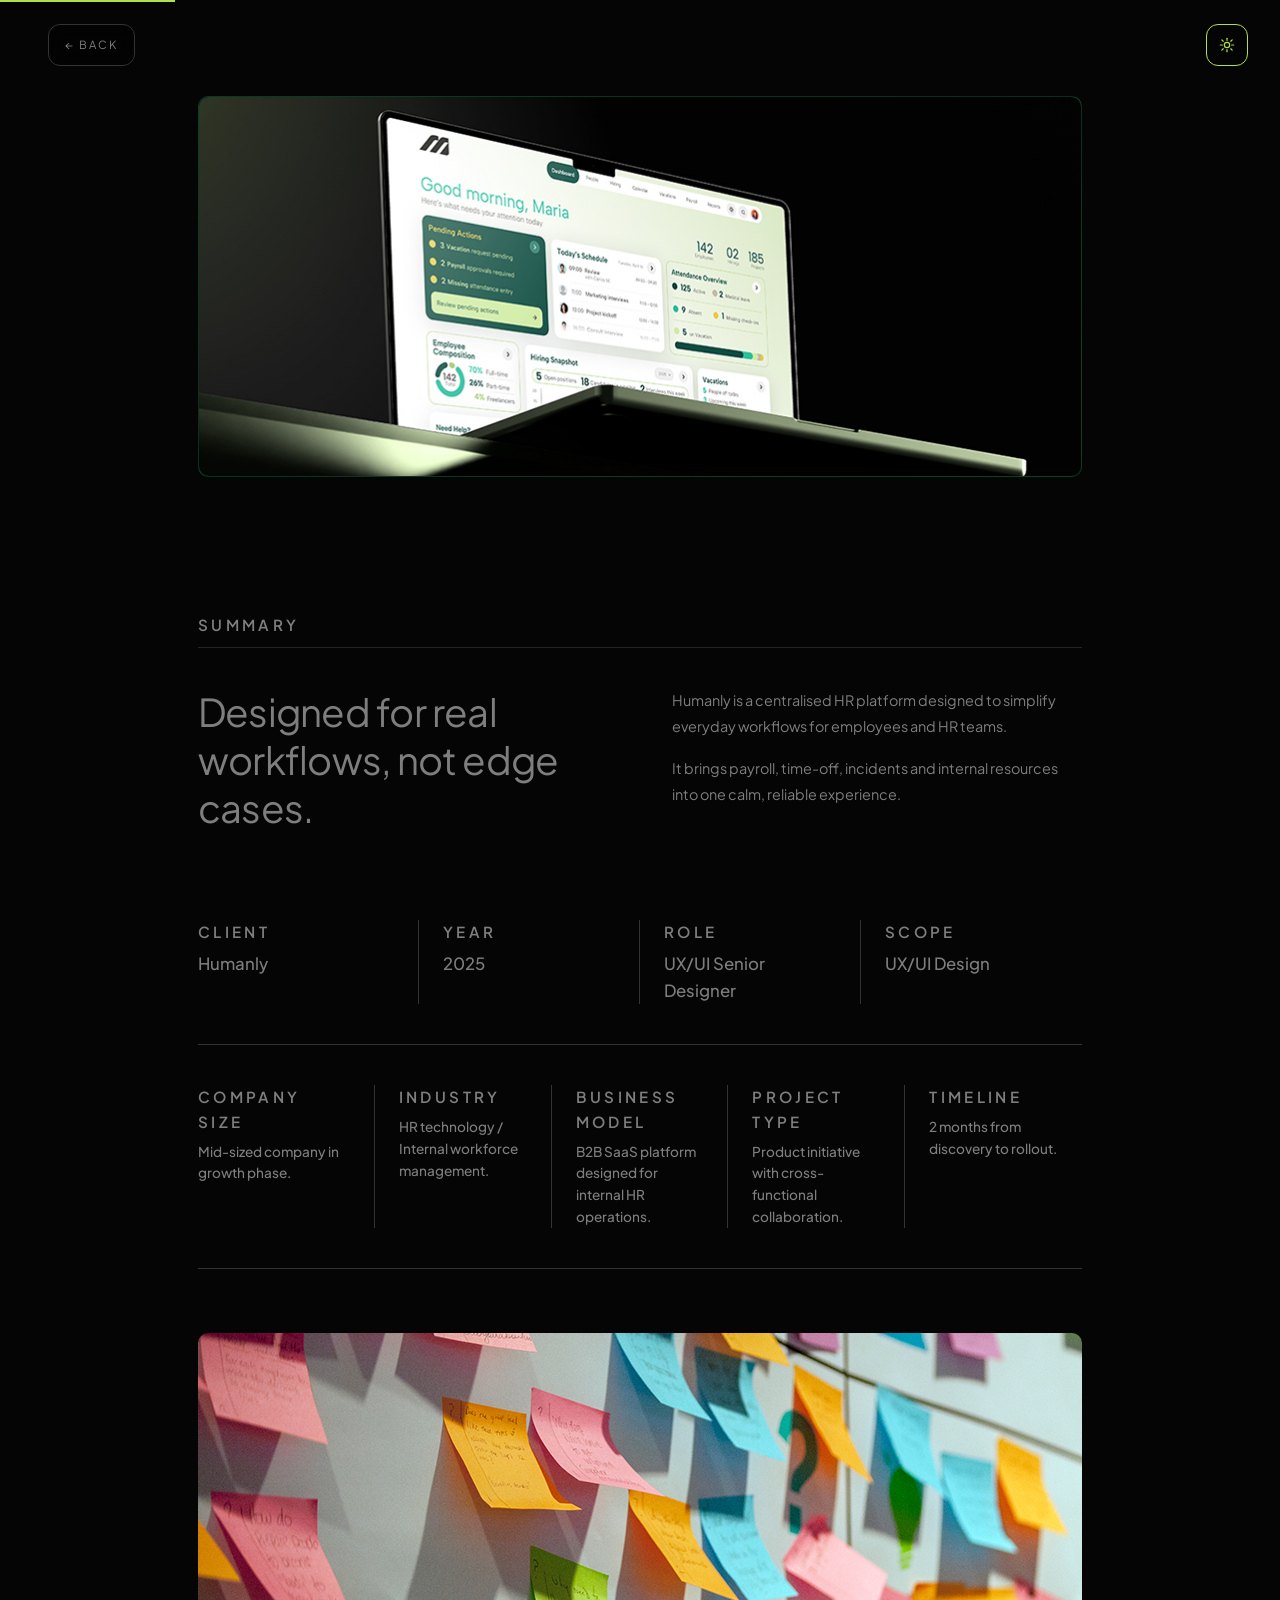
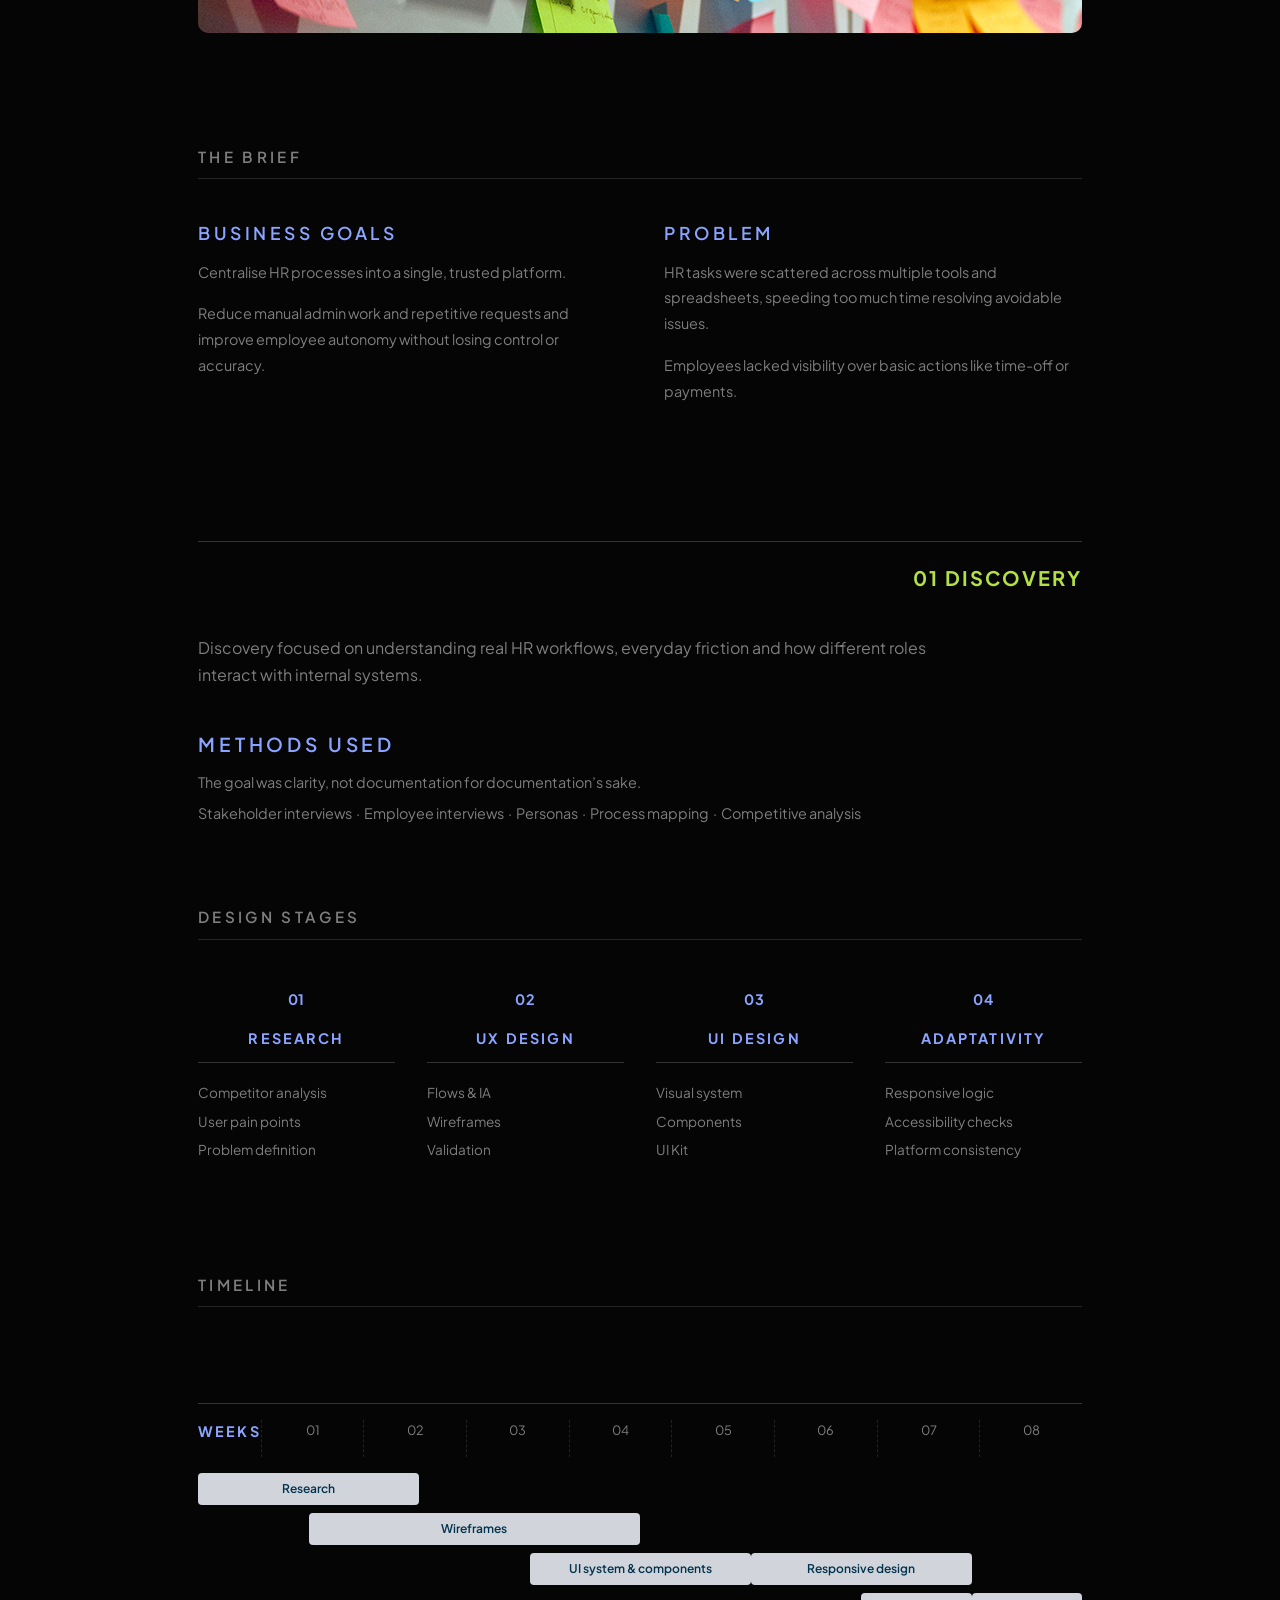
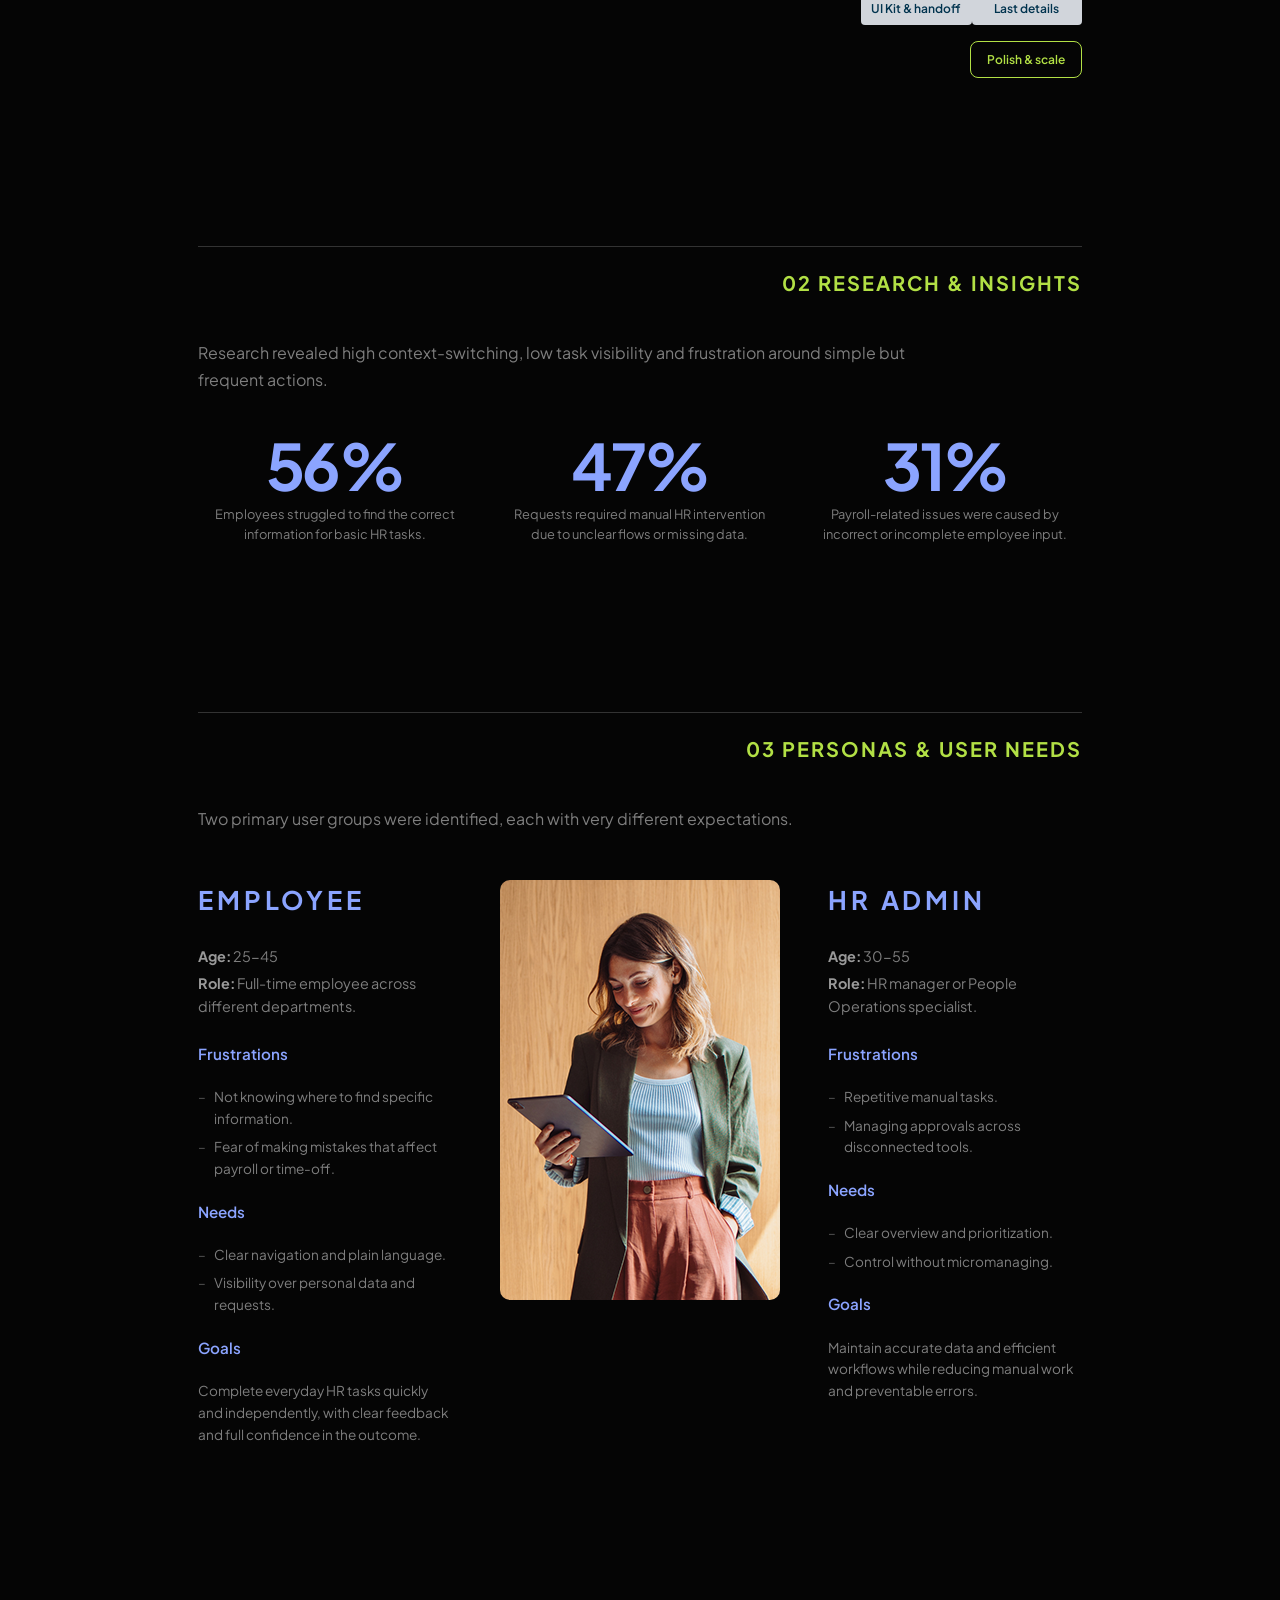
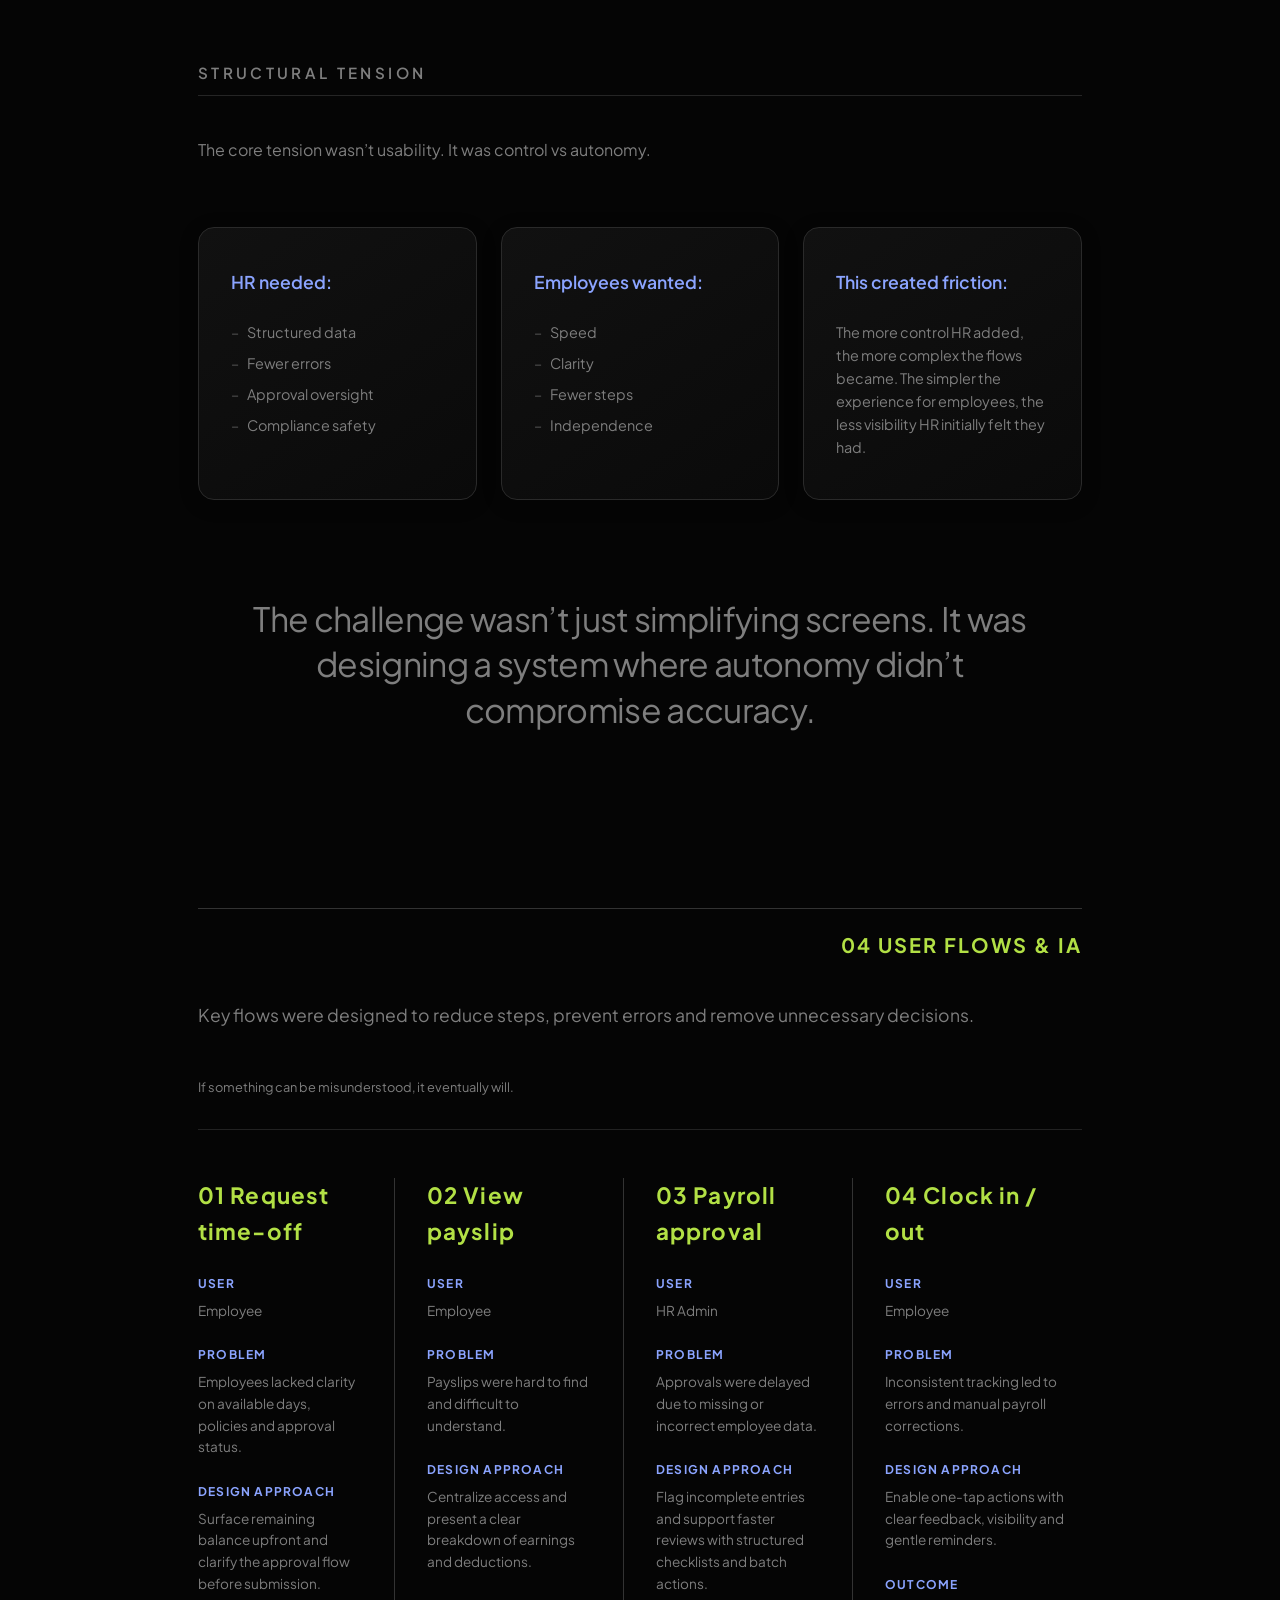
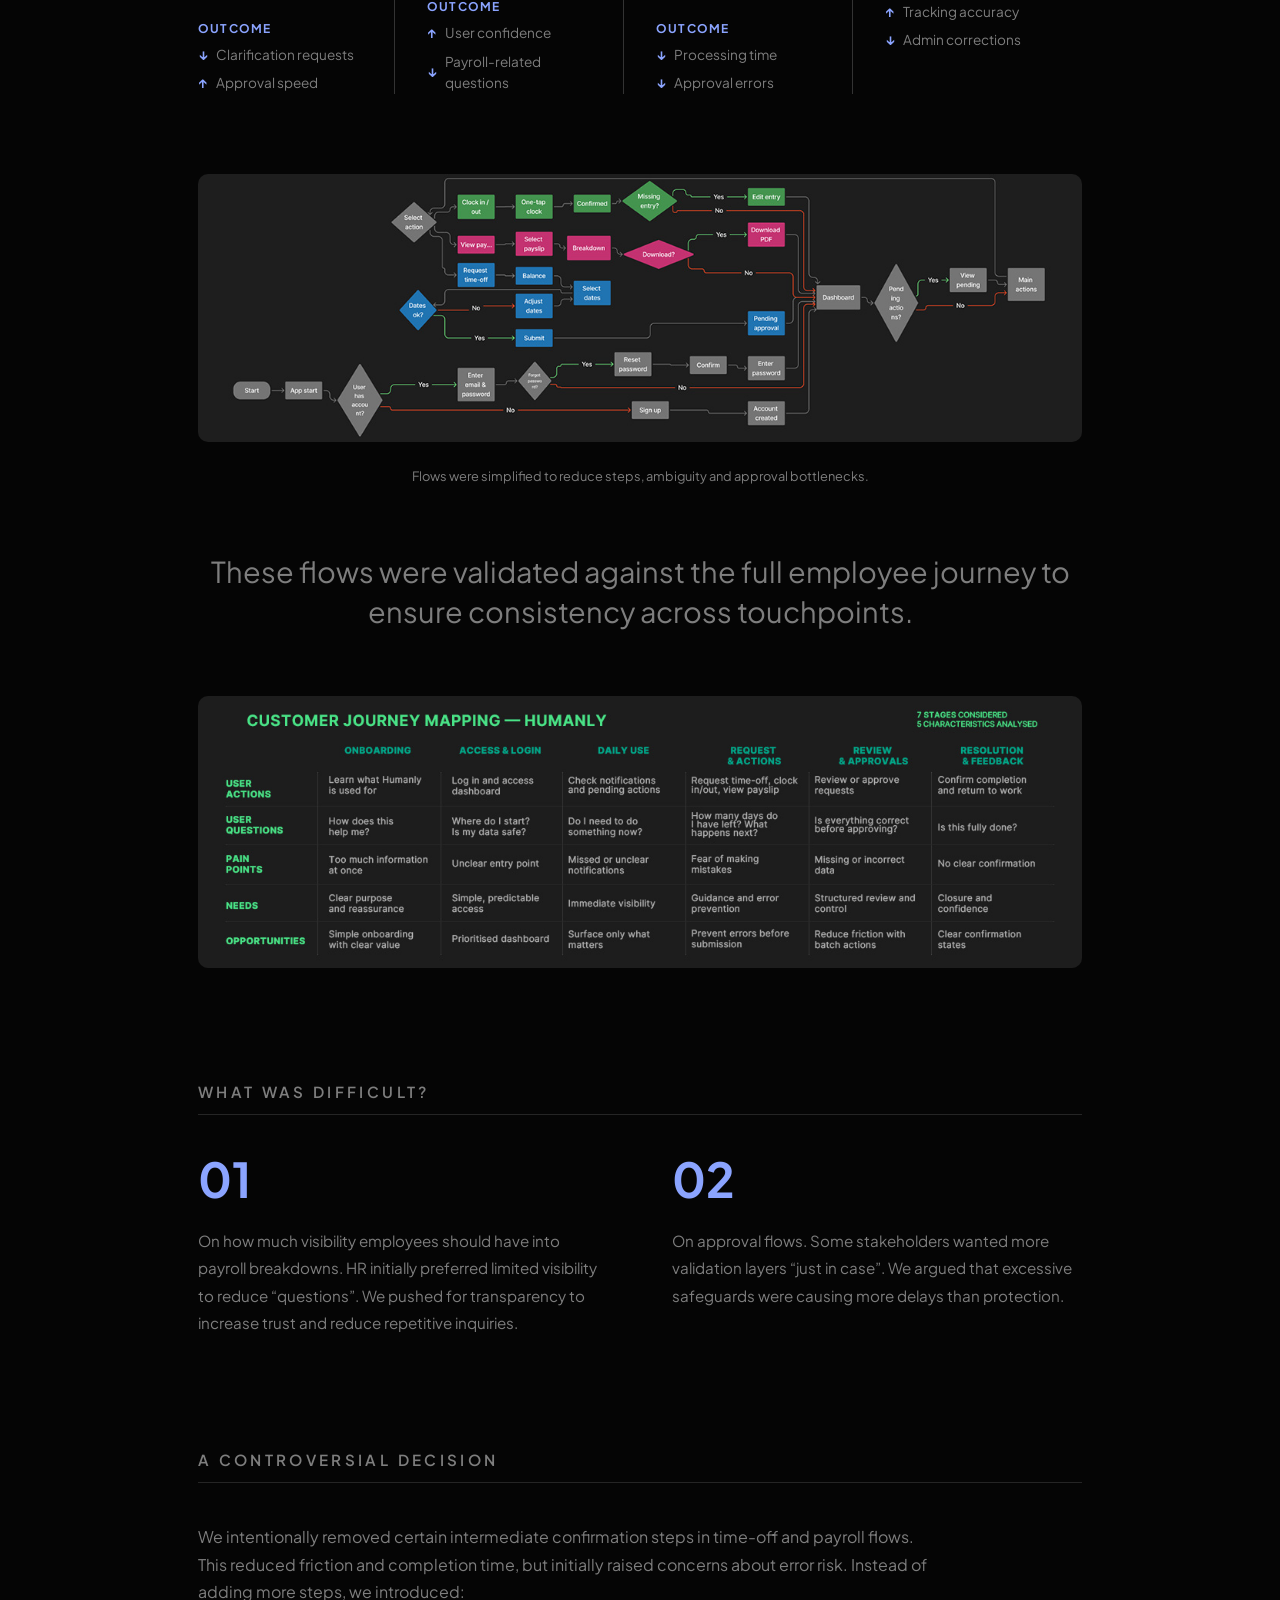
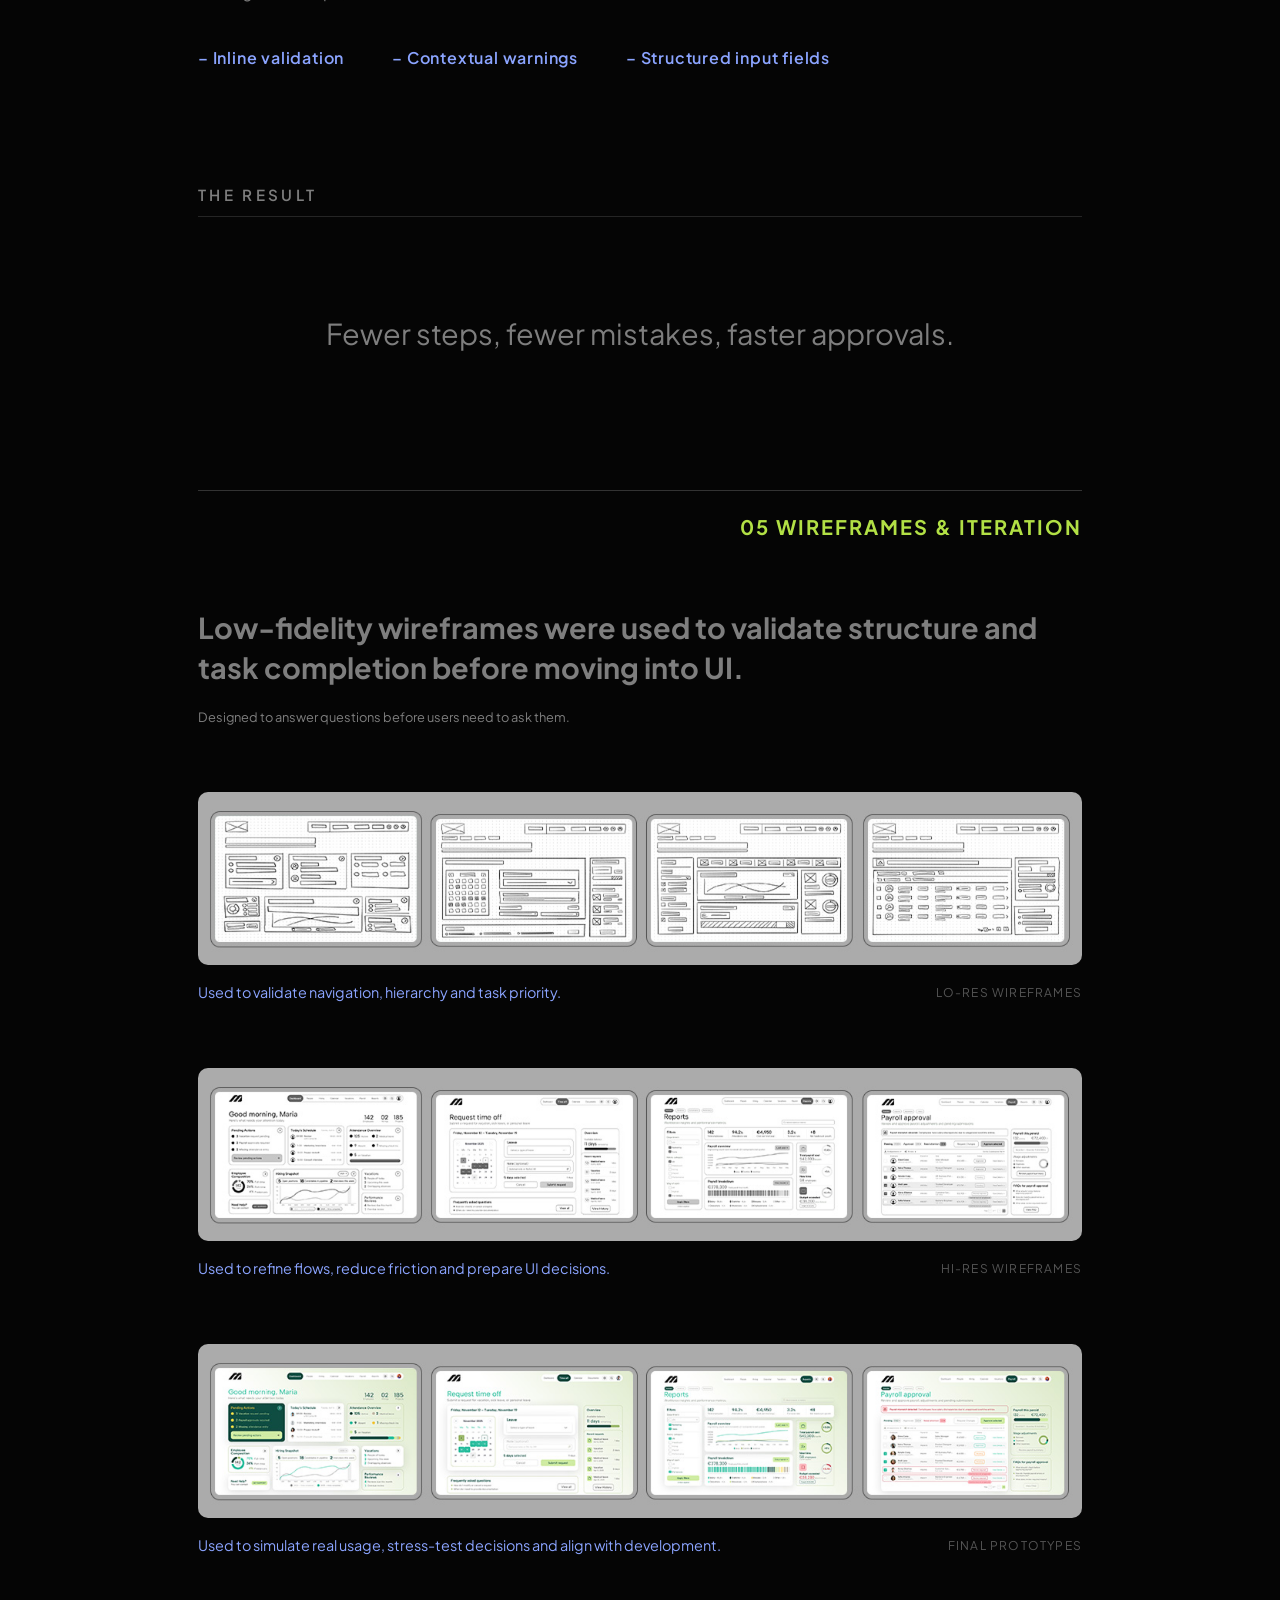
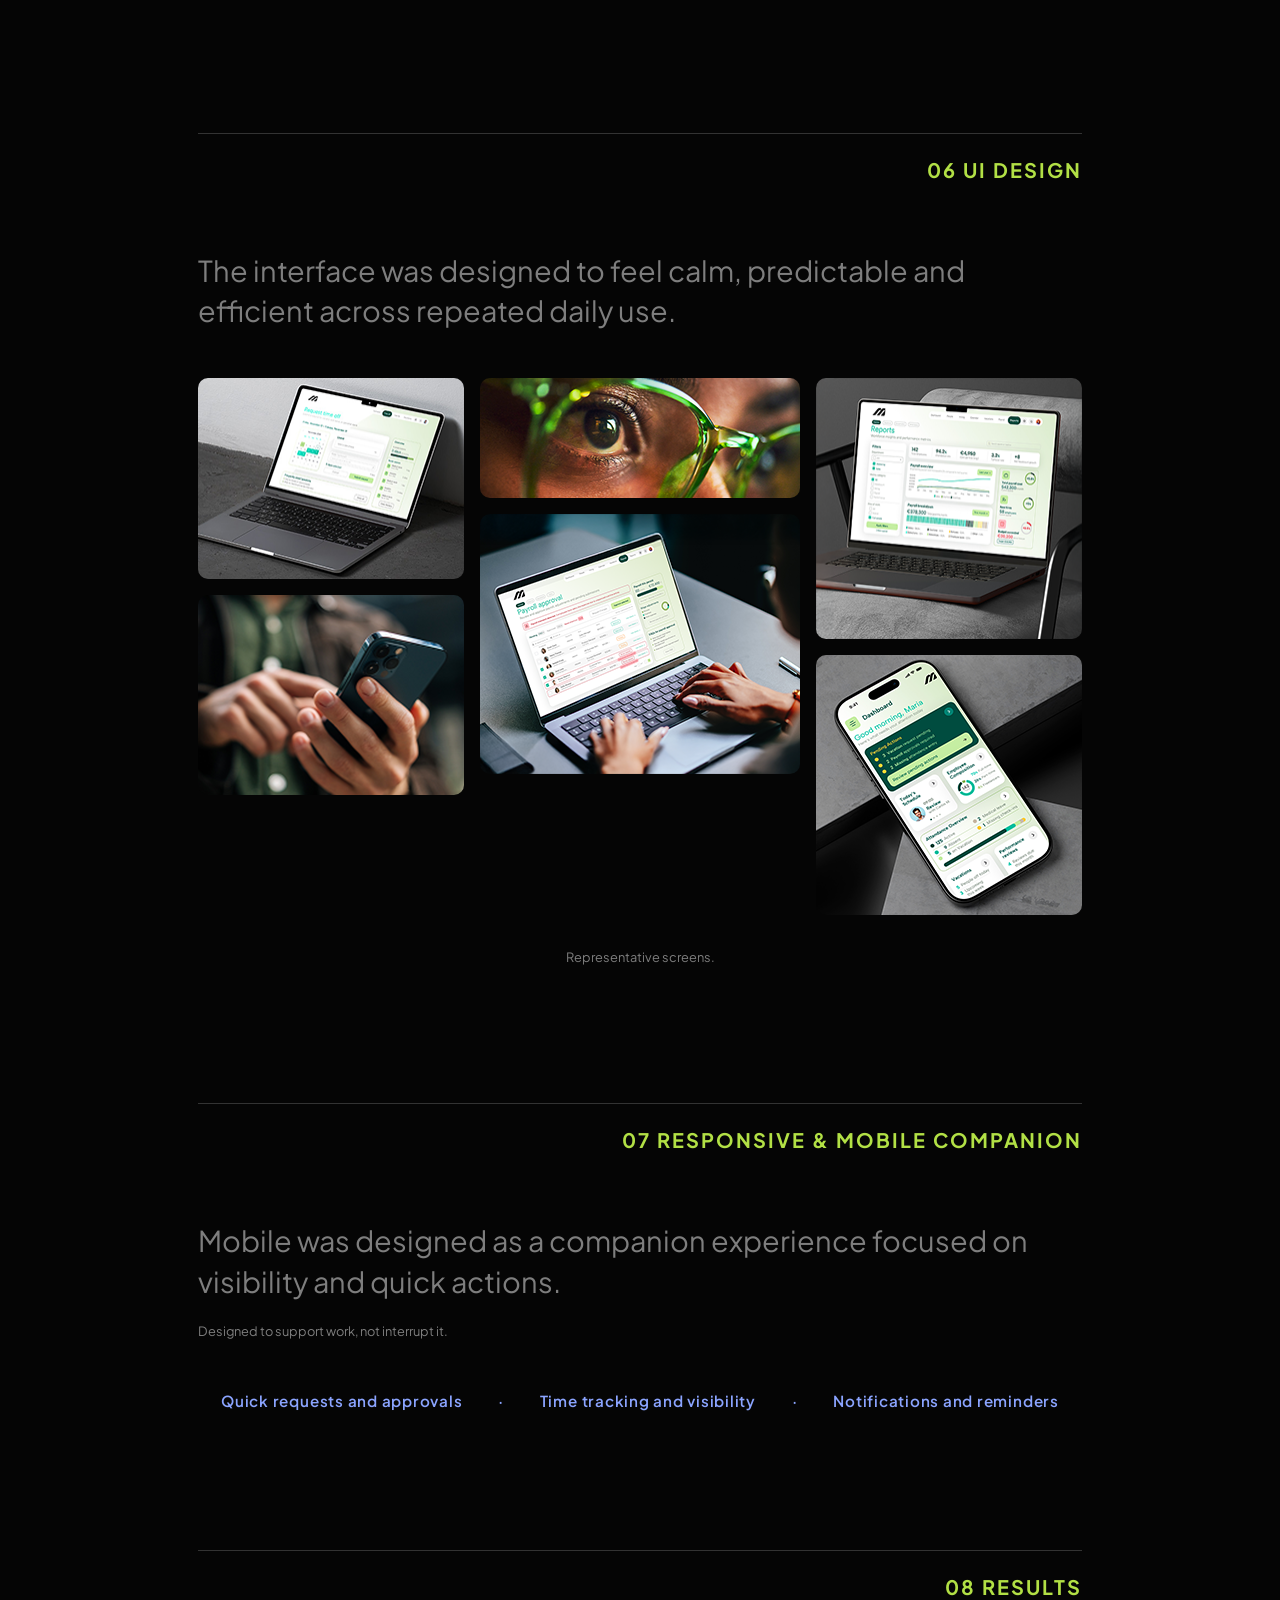
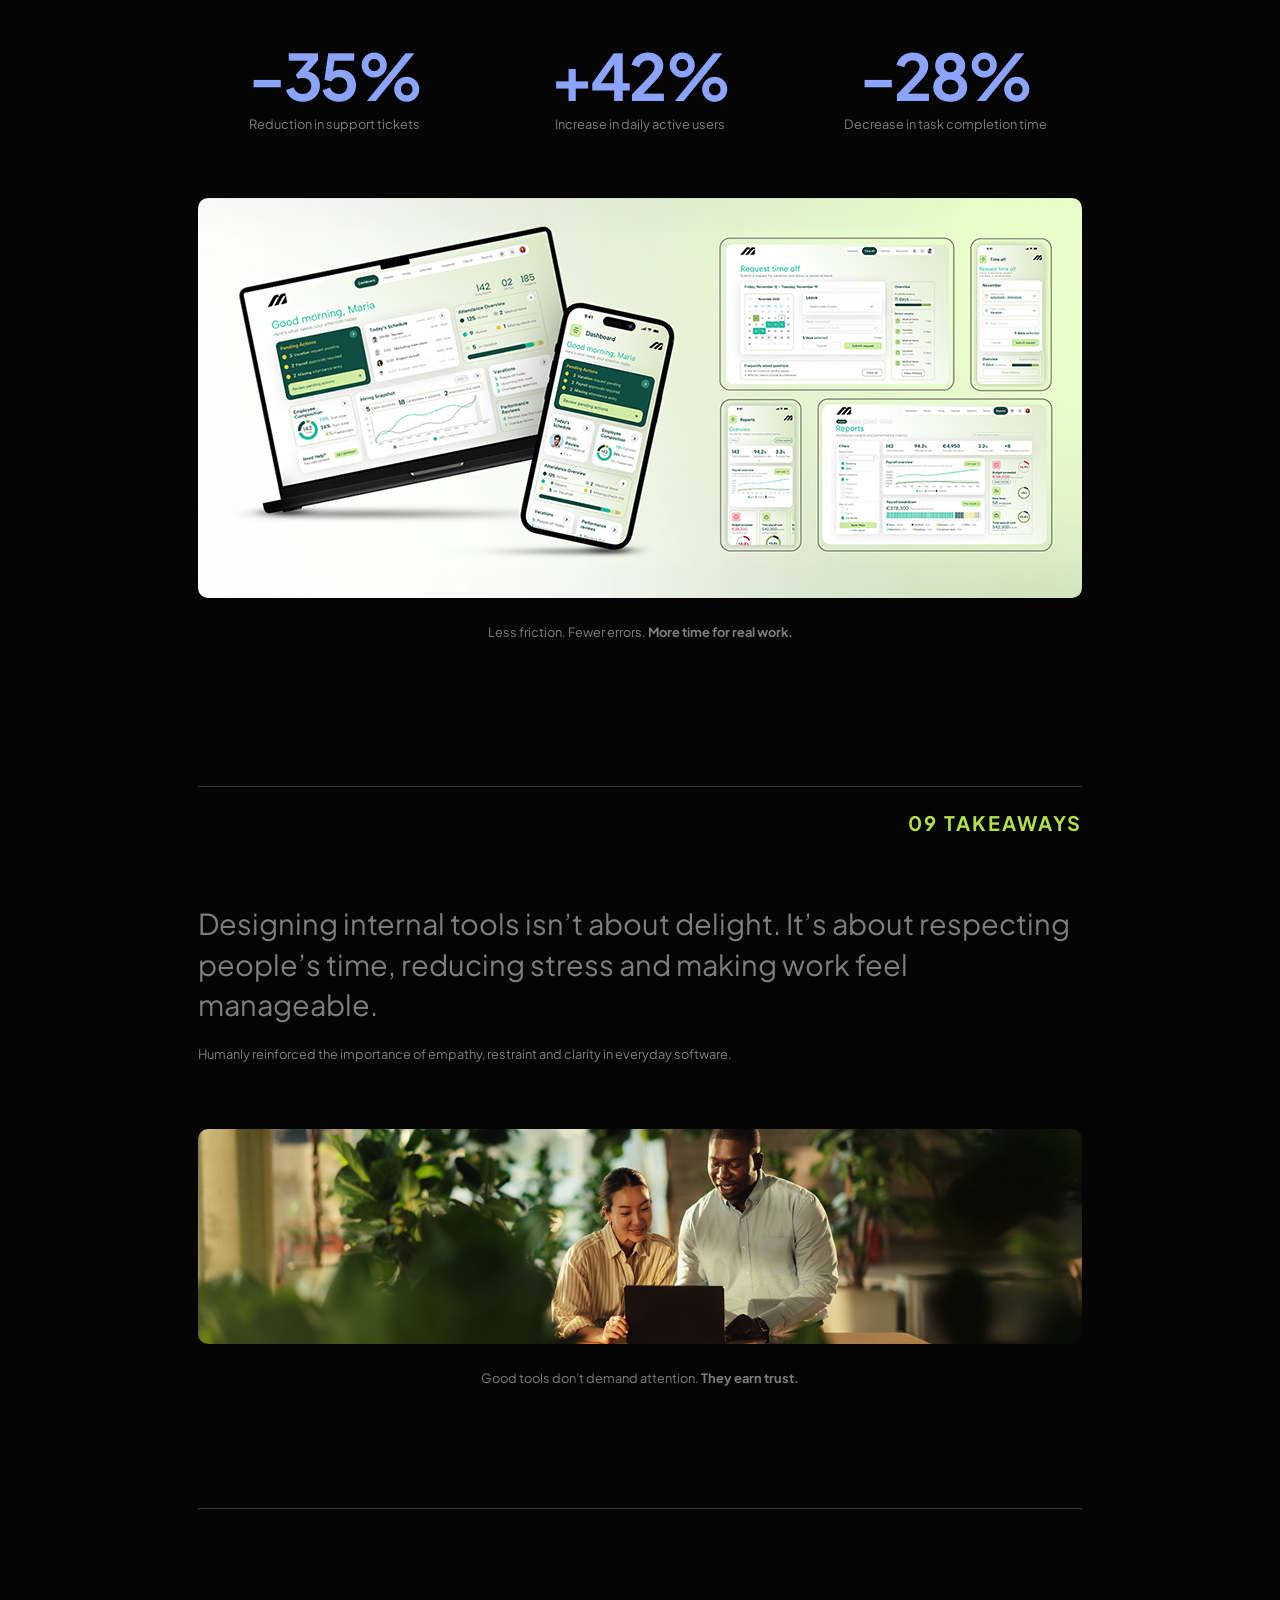
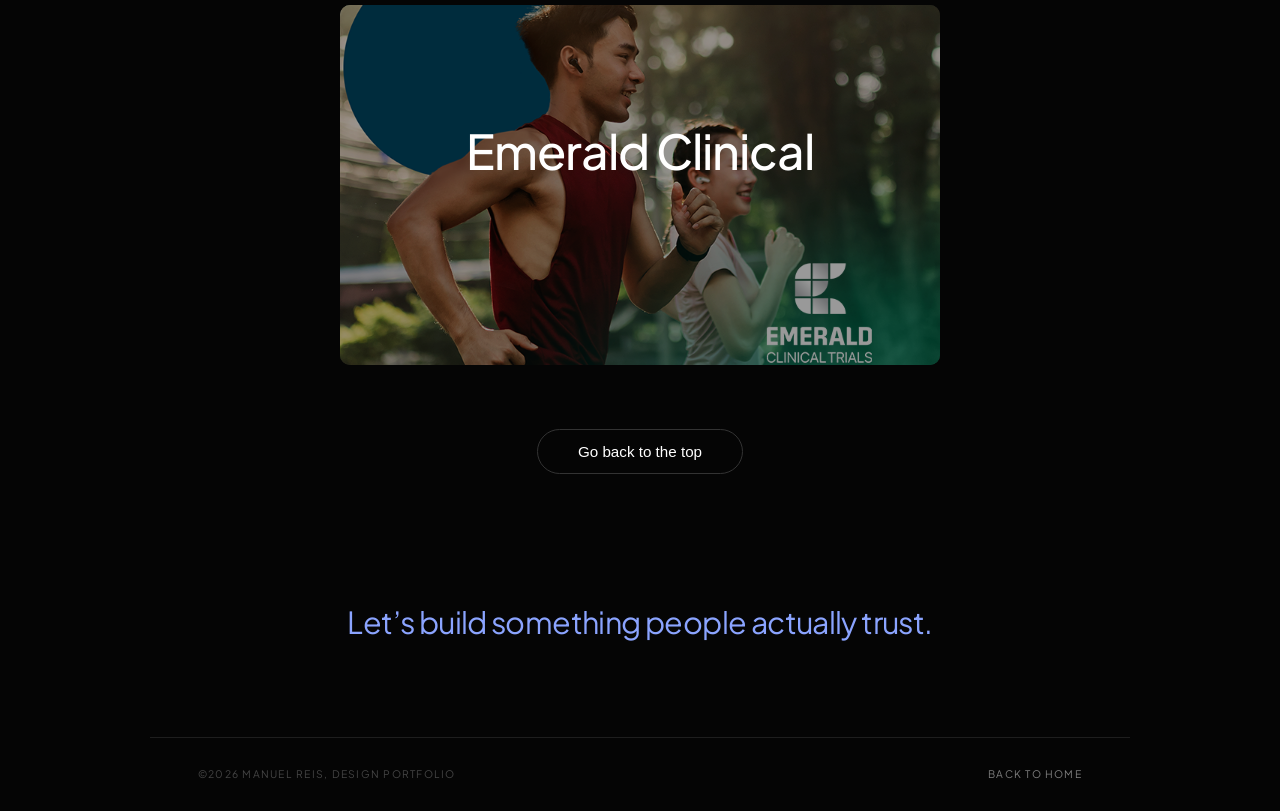
<file: humanly.html>
<!DOCTYPE html>
<html lang="en">
<head>
    <meta charset="UTF-8">
    <meta name="viewport" content="width=device-width, initial-scale=1.0">
    <title>Humanly — Case Study | Manuel Reis</title>
    <meta name="description" content="Humanly UX/UI case study — Designing a collaborative workspace for teams. Designed by Manuel Reis.">
    <link rel="stylesheet" href="style.css">
    <link rel="stylesheet" href="humanly.css">
    <link href="https://fonts.googleapis.com/css2?family=Plus+Jakarta+Sans:ital,wght@0,300;0,400;0,500;0,600;0,700;1,400;1,500&display=swap" rel="stylesheet">
    <script src="script.js" defer></script>
</head>
<body class="case-study-page" id="top">

    <a href="#main-content" class="skip-link">Skip to main content</a>

    <!-- Theme Toggle -->
    <div class="theme-toggle-wrapper">
        <button id="theme-toggle" class="theme-btn" aria-label="Switch to light mode" aria-describedby="theme-tooltip">
        <svg class="icon-sun" width="16" height="16" viewBox="0 0 24 24" fill="none" stroke="currentColor" stroke-width="1.8" stroke-linecap="round" stroke-linejoin="round">
            <circle cx="12" cy="12" r="4"/>
            <line x1="12" y1="2" x2="12" y2="5"/>
            <line x1="12" y1="19" x2="12" y2="22"/>
            <line x1="4.22" y1="4.22" x2="6.34" y2="6.34"/>
            <line x1="17.66" y1="17.66" x2="19.78" y2="19.78"/>
            <line x1="2" y1="12" x2="5" y2="12"/>
            <line x1="19" y1="12" x2="22" y2="12"/>
            <line x1="4.22" y1="19.78" x2="6.34" y2="17.66"/>
            <line x1="17.66" y1="6.34" x2="19.78" y2="4.22"/>
        </svg>
        <svg class="icon-moon" width="16" height="16" viewBox="0 0 24 24" fill="none" stroke="currentColor" stroke-width="1.8" stroke-linecap="round" stroke-linejoin="round" style="display:none">
            <path d="M21 12.79A9 9 0 1 1 11.21 3 7 7 0 0 0 21 12.79z"/>
        </svg>
        </button>
        <div id="theme-tooltip" role="tooltip" class="icon-tooltip">Switch to light mode</div>
    </div>

    <!-- ── Navigation ── -->
    <nav class="hm-nav">
        <a href="index.html" class="hm-back-link">← BACK</a>
    </nav>

    <main id="main-content" class="hm-main">

        <!-- ── 01 Hero ── -->
        <section class="hm-hero fade-in">
            <div class="hm-hero-card" style="border-radius: 10px;">
                <img src="assets/Hero laptop UI.png" alt="Hero laptop UI" class="hm-image hm-image--hero">
            </div>
        </section>

        <!-- ── 02 Summary ── -->
        <section class="hm-section fade-in">
            <div class="hm-divider hm-divider--bottom">
                <span class="hm-divider-label">SUMMARY</span>
            </div>
            <div class="hm-two-col hm-two-col--overview">
                <div class="hm-col-left">
                    <h1 class="hm-heading-large">Designed for real workflows, not edge cases.</h1>
                </div>
                <div class="hm-col-right">
                    <p>Humanly is a centralised HR platform designed to simplify everyday workflows for employees and HR teams.</p>
                    <p>It brings payroll, time-off, incidents and internal resources into one calm, reliable experience.</p>
                </div>
            </div>
        </section>

        <!-- ── 03 Project Metadata + Secondary Meta ── -->
        <section class="hm-section hm-section--meta fade-in">
            <div class="hm-meta-row">
                <div class="hm-meta-item">
                    <span class="hm-meta-label">CLIENT</span>
                    <span class="hm-meta-value">Humanly</span>
                </div>
                <div class="hm-meta-item">
                    <span class="hm-meta-label">YEAR</span>
                    <span class="hm-meta-value">2025</span>
                </div>
                <div class="hm-meta-item">
                    <span class="hm-meta-label">ROLE</span>
                    <span class="hm-meta-value">UX/UI Senior Designer</span>
                </div>
                <div class="hm-meta-item">
                    <span class="hm-meta-label">SCOPE</span>
                    <span class="hm-meta-value">UX/UI Design</span>
                </div>
            </div>

            <div class="hm-meta-row hm-meta-row--secondary">
                <div class="hm-meta-item">
                    <span class="hm-meta-label">COMPANY SIZE</span>
                    <span class="hm-meta-value hm-meta-value--small">Mid-sized company in growth phase.</span>
                </div>
                <div class="hm-meta-item">
                    <span class="hm-meta-label">INDUSTRY</span>
                    <span class="hm-meta-value hm-meta-value--small">HR technology / Internal workforce management.</span>
                </div>
                <div class="hm-meta-item">
                    <span class="hm-meta-label">BUSINESS MODEL</span>
                    <span class="hm-meta-value hm-meta-value--small">B2B SaaS platform designed for internal HR operations.</span>
                </div>
                <div class="hm-meta-item">
                    <span class="hm-meta-label">PROJECT TYPE</span>
                    <span class="hm-meta-value hm-meta-value--small">Product initiative with cross-functional collaboration.</span>
                </div>
                <div class="hm-meta-item">
                    <span class="hm-meta-label">TIMELINE</span>
                    <span class="hm-meta-value hm-meta-value--small">2 months from discovery to rollout.</span>
                </div>
            </div>

            <img src="assets/Team collaboration image.png" alt="Team collaboration" class="hm-image hm-image--wide" style="margin-top: 2.5rem;">
        </section>

        <!-- ── 04 The Brief ── -->
        <section class="hm-section fade-in" style="padding-bottom: 1rem;">
            <div class="hm-divider hm-divider--bottom">
                <span class="hm-divider-label">THE BRIEF</span>
            </div>
            <div class="hm-two-col hm-two-col--brief">
                <div class="hm-col-left">
                    <span class="hm-green-label">BUSINESS GOALS</span>
                    <p>Centralise HR processes into a single, trusted platform.</p>
                    <p>Reduce manual admin work and repetitive requests and improve employee autonomy without losing control or accuracy.</p>
                </div>
                <div class="hm-col-right">
                    <span class="hm-green-label">PROBLEM</span>
                    <p>HR tasks were scattered across multiple tools and spreadsheets, speeding too much time resolving avoidable issues.</p>
                    <p>Employees lacked visibility over basic actions like time-off or payments.</p>
                </div>
            </div>
        </section>

        <!-- ── 05 Discovery ── -->
        <section class="hm-section fade-in" style="padding-bottom: 3rem;">
            <div class="hm-divider hm-divider--split hm-numbered-divider">
                <span></span>
                <span class="hm-divider-label hm-divider-label--right">01 DISCOVERY</span>
            </div>
            <p class="hm-intro-paragraph">Discovery focused on understanding real HR workflows, everyday friction and how different roles interact with internal systems.</p>
            <div class="hm-subsection-label" style="margin-bottom: 0;">
                <span class="hm-green-label" style="font-size: 1.2rem; color: var(--primary-color);">METHODS USED</span>
                <p>The goal was clarity, not documentation for documentation’s sake.</p>
                <div class="hm-col-right" style="padding-top: 0.5rem;">
                    <p style="margin-bottom: 0;">Stakeholder interviews &nbsp;&middot;&nbsp; Employee interviews &nbsp;&middot;&nbsp; Personas &nbsp;&middot;&nbsp; Process mapping &nbsp;&middot;&nbsp; Competitive analysis</p>
                </div>
            </div>
        </section>
        
        <!-- ── 06 Design Stages ── -->
        <section class="hm-section fade-in" style="padding-top: 2rem;">
            <div class="hm-divider hm-divider--bottom">
                <span class="hm-divider-label">DESIGN STAGES</span>
            </div>
            
            <div class="hm-stages-grid">
                <div class="hm-stage-item">
                    <div class="hm-stage-header">
                        <span class="hm-stage-number">01</span>
                        <span class="hm-stage-title">RESEARCH</span>
                    </div>
                    <ul class="hm-stage-list">
                        <li>Competitor analysis</li>
                        <li>User pain points</li>
                        <li>Problem definition</li>
                    </ul>
                </div>
                <div class="hm-stage-item">
                    <div class="hm-stage-header">
                        <span class="hm-stage-number">02</span>
                        <span class="hm-stage-title">UX DESIGN</span>
                    </div>
                    <ul class="hm-stage-list">
                        <li>Flows & IA</li>
                        <li>Wireframes</li>
                        <li>Validation</li>
                    </ul>
                </div>
                <div class="hm-stage-item">
                    <div class="hm-stage-header">
                        <span class="hm-stage-number">03</span>
                        <span class="hm-stage-title">UI DESIGN</span>
                    </div>
                    <ul class="hm-stage-list">
                        <li>Visual system</li>
                        <li>Components</li>
                        <li>UI Kit</li>
                    </ul>
                </div>
                <div class="hm-stage-item">
                    <div class="hm-stage-header">
                        <span class="hm-stage-number">04</span>
                        <span class="hm-stage-title">ADAPTATIVITY</span>
                    </div>
                    <ul class="hm-stage-list">
                        <li>Responsive logic</li>
                        <li>Accessibility checks</li>
                        <li>Platform consistency</li>
                    </ul>
                </div>
            </div>
        </section>

        <!-- ── Timeline ── -->
        <section class="hm-section fade-in" style="padding-bottom: 1rem;">
            <div class="hm-divider hm-divider--bottom">
                <span class="hm-divider-label">TIMELINE</span>
            </div>

            <div class="hm-timeline">
                <div class="hm-timeline-weeks">
                    <div class="hm-timeline-label">WEEKS</div>
                    <div class="hm-week-num">01</div>
                    <div class="hm-week-num">02</div>
                    <div class="hm-week-num">03</div>
                    <div class="hm-week-num">04</div>
                    <div class="hm-week-num">05</div>
                    <div class="hm-week-num">06</div>
                    <div class="hm-week-num">07</div>
                    <div class="hm-week-num">08</div>
                </div>
                <div class="hm-timeline-bars">
                    <div></div> <!-- Empty for WEEKS label column -->
                    <div class="hm-timeline-bar hm-bar--research">Research</div>
                    <div class="hm-timeline-bar hm-bar--wireframes">Wireframes</div>
                    <div class="hm-timeline-bar hm-bar--ui-system">UI system & components</div>
                    <div class="hm-timeline-bar hm-bar--responsive">Responsive design</div>
                    <div class="hm-timeline-bar hm-bar--uikit">UI Kit & handoff</div>
                    <div class="hm-timeline-bar hm-bar--details">Last details</div>
                </div>
                <div class="hm-timeline-footer">
                    <div class="hm-polish-box">Polish & scale</div>
                </div>
            </div>
        </section>

        <!-- ── 02 Research & Insights ── -->
        <section class="hm-section fade-in" style="padding-bottom: 3rem;">
            <div class="hm-divider hm-divider--split hm-numbered-divider">
                <span></span>
                <span class="hm-divider-label hm-divider-label--right">02 RESEARCH & INSIGHTS</span>
            </div>
            <p class="hm-intro-paragraph">Research revealed high context-switching, low task visibility and frustration around simple but frequent actions.</p>
            
            <div class="hm-stats-row" style="border-top: none; padding-top: 0;">
                <div class="hm-stat-block" style="text-align: center; align-items: center;">
                    <span class="hm-stat-number">56%</span>
                    <span class="hm-stat-caption">Employees struggled to find the correct information for basic HR tasks.</span>
                </div>
                <div class="hm-stat-block" style="text-align: center; align-items: center;">
                    <span class="hm-stat-number">47%</span>
                    <span class="hm-stat-caption">Requests required manual HR intervention due to unclear flows or missing data.</span>
                </div>
                <div class="hm-stat-block" style="text-align: center; align-items: center;">
                    <span class="hm-stat-number">31%</span>
                    <span class="hm-stat-caption">Payroll-related issues were caused by incorrect or incomplete employee input.</span>
                </div>
            </div>
        </section>

        <!-- ── 03 Personas & User Needs ── -->
        <section class="hm-section fade-in" style="padding-bottom: 10rem;">
            <div class="hm-divider hm-divider--split hm-numbered-divider">
                <span></span>
                <span class="hm-divider-label hm-divider-label--right">03 PERSONAS & USER NEEDS</span>
            </div>
            <p class="hm-intro-paragraph">Two primary user groups were identified, each with very different expectations.</p>
            
            <div class="hm-persona-section">
                <div class="hm-persona-card">
                    <h3 class="hm-persona-type">EMPLOYEE</h3>
                    <div class="hm-persona-meta">
                        <span><strong>Age:</strong> 25-45</span>
                        <span><strong>Role:</strong> Full-time employee across different departments.</span>
                    </div>
                    <div class="hm-persona-info">
                        <h4 class="hm-persona-subtitle">Frustrations</h4>
                        <ul>
                            <li>Not knowing where to find specific information.</li>
                            <li>Fear of making mistakes that affect payroll or time-off.</li>
                        </ul>
                        <h4 class="hm-persona-subtitle">Needs</h4>
                        <ul>
                            <li>Clear navigation and plain language.</li>
                            <li>Visibility over personal data and requests.</li>
                        </ul>
                        <h4 class="hm-persona-subtitle">Goals</h4>
                        <p>Complete everyday HR tasks quickly and independently, with clear feedback and full confidence in the outcome.</p>
                    </div>
                </div>

                <img src="assets/Persona Profile.png" alt="Persona Profile" class="hm-image hm-image--persona">
                
                <div class="hm-persona-card">
                    <h3 class="hm-persona-type">HR ADMIN</h3>
                    <div class="hm-persona-meta">
                        <span><strong>Age:</strong> 30-55</span>
                        <span><strong>Role:</strong> HR manager or People Operations specialist.</span>
                    </div>
                    <div class="hm-persona-info">
                        <h4 class="hm-persona-subtitle">Frustrations</h4>
                        <ul>
                            <li>Repetitive manual tasks.</li>
                            <li>Managing approvals across disconnected tools.</li>
                        </ul>
                        <h4 class="hm-persona-subtitle">Needs</h4>
                        <ul>
                            <li>Clear overview and prioritization.</li>
                            <li>Control without micromanaging.</li>
                        </ul>
                        <h4 class="hm-persona-subtitle">Goals</h4>
                        <p>Maintain accurate data and efficient workflows while reducing manual work and preventable errors.</p>
                    </div>
                </div>
            </div>
        </section>

        <!-- ── Structural Tension ── -->
        <section class="hm-section fade-in">
            <div class="hm-divider hm-divider--bottom">
                <span class="hm-divider-label">STRUCTURAL TENSION</span>
            </div>
            <p class="hm-intro-paragraph" style="margin-bottom: 4rem;">The core tension wasn’t usability. It was control vs autonomy.</p>
            
            <div class="hm-tension-grid">
                <div class="hm-tension-card">
                    <h4 class="hm-tension-title hm-text-blue">HR needed:</h4>
                    <ul class="hm-tension-list">
                        <li>Structured data</li>
                        <li>Fewer errors</li>
                        <li>Approval oversight</li>
                        <li>Compliance safety</li>
                    </ul>
                </div>
                <div class="hm-tension-card">
                    <h4 class="hm-tension-title hm-text-blue">Employees wanted:</h4>
                    <ul class="hm-tension-list">
                        <li>Speed</li>
                        <li>Clarity</li>
                        <li>Fewer steps</li>
                        <li>Independence</li>
                    </ul>
                </div>
                <div class="hm-tension-card">
                    <h4 class="hm-tension-title hm-text-blue">This created friction:</h4>
                    <p class="hm-tension-text">The more control HR added, the more complex the flows became. The simpler the experience for employees, the less visibility HR initially felt they had.</p>
                </div>
            </div>

            <div class="hm-highlight-quote">
                <p>The challenge wasn’t just simplifying screens. It was designing a system where autonomy didn’t compromise accuracy.</p>
            </div>
        </section>

        <!-- ── 04 User Flows & Information Architecture ── -->
        <section class="hm-section fade-in">
            <div class="hm-divider hm-divider--split hm-numbered-divider">
                <span></span>
                <span class="hm-divider-label hm-divider-label--right">04 USER FLOWS & IA</span>
            </div>
            <p class="hm-flow-header-text">Key flows were designed to reduce steps, prevent errors and remove unnecessary decisions.</p>
            
            <p class="hm-caption-text" style="color: #7E7E7E; margin-bottom: 2rem;">If something can be misunderstood, it eventually will.</p>

            <div class="hm-flow-grid">
                <!-- 01 -->
                <div class="hm-flow-card">
                    <h4 class="hm-flow-num-title">01 Request time-off</h4>
                    <div class="hm-flow-section">
                        <span class="hm-flow-label">User</span>
                        <span class="hm-flow-val">Employee</span>
                    </div>
                    <div class="hm-flow-section">
                        <span class="hm-flow-label">Problem</span>
                        <span class="hm-flow-val">Employees lacked clarity on available days, policies and approval status.</span>
                    </div>
                    <div class="hm-flow-section">
                        <span class="hm-flow-label">Design approach</span>
                        <span class="hm-flow-val">Surface remaining balance upfront and clarify the approval flow before submission.</span>
                    </div>
                    <div class="hm-flow-section">
                        <span class="hm-flow-label">Outcome</span>
                        <div class="hm-flow-val hm-flow-val--arrow"><span>&darr;</span> Clarification requests</div>
                        <div class="hm-flow-val hm-flow-val--arrow"><span>&uarr;</span> Approval speed</div>
                    </div>
                </div>
                <!-- 02 -->
                <div class="hm-flow-card">
                    <h4 class="hm-flow-num-title">02 View payslip</h4>
                    <div class="hm-flow-section">
                        <span class="hm-flow-label">User</span>
                        <span class="hm-flow-val">Employee</span>
                    </div>
                    <div class="hm-flow-section">
                        <span class="hm-flow-label">Problem</span>
                        <span class="hm-flow-val">Payslips were hard to find and difficult to understand.</span>
                    </div>
                    <div class="hm-flow-section">
                        <span class="hm-flow-label">Design approach</span>
                        <span class="hm-flow-val">Centralize access and present a clear breakdown of earnings and deductions.</span>
                    </div>
                    <div class="hm-flow-section">
                        <span class="hm-flow-label">Outcome</span>
                        <div class="hm-flow-val hm-flow-val--arrow"><span>&uarr;</span> User confidence</div>
                        <div class="hm-flow-val hm-flow-val--arrow"><span>&darr;</span> Payroll-related questions</div>
                    </div>
                </div>
                <!-- 03 -->
                <div class="hm-flow-card">
                    <h4 class="hm-flow-num-title">03 Payroll approval</h4>
                    <div class="hm-flow-section">
                        <span class="hm-flow-label">User</span>
                        <span class="hm-flow-val">HR Admin</span>
                    </div>
                    <div class="hm-flow-section">
                        <span class="hm-flow-label">Problem</span>
                        <span class="hm-flow-val">Approvals were delayed due to missing or incorrect employee data.</span>
                    </div>
                    <div class="hm-flow-section">
                        <span class="hm-flow-label">Design approach</span>
                        <span class="hm-flow-val">Flag incomplete entries and support faster reviews with structured checklists and batch actions.</span>
                    </div>
                    <div class="hm-flow-section">
                        <span class="hm-flow-label">Outcome</span>
                        <div class="hm-flow-val hm-flow-val--arrow"><span>&darr;</span> Processing time</div>
                        <div class="hm-flow-val hm-flow-val--arrow"><span>&darr;</span> Approval errors</div>
                    </div>
                </div>
                <!-- 04 -->
                <div class="hm-flow-card">
                    <h4 class="hm-flow-num-title">04 Clock in / out</h4>
                    <div class="hm-flow-section">
                        <span class="hm-flow-label">User</span>
                        <span class="hm-flow-val">Employee</span>
                    </div>
                    <div class="hm-flow-section">
                        <span class="hm-flow-label">Problem</span>
                        <span class="hm-flow-val">Inconsistent tracking led to errors and manual payroll corrections.</span>
                    </div>
                    <div class="hm-flow-section">
                        <span class="hm-flow-label">Design approach</span>
                        <span class="hm-flow-val">Enable one-tap actions with clear feedback, visibility and gentle reminders.</span>
                    </div>
                    <div class="hm-flow-section">
                        <span class="hm-flow-label">Outcome</span>
                        <div class="hm-flow-val hm-flow-val--arrow"><span>&uarr;</span> Tracking accuracy</div>
                        <div class="hm-flow-val hm-flow-val--arrow"><span>&darr;</span> Admin corrections</div>
                    </div>
                </div>
            </div>

            <img src="assets/User Flows Visualization.png" alt="User Flows Visualization" class="hm-image hm-image--wide" style="margin-top: 5rem;">
            <p class="hm-caption-text" style="text-align: center; margin-top: 1.5rem;">Flows were simplified to reduce steps, ambiguity and approval bottlenecks.</p>
            
            <p class="hm-flow-caption-large">These flows were validated against the full employee journey to ensure consistency across touchpoints.</p>

            <img src="assets/Information Architecture Diagram.png" alt="Information Architecture Diagram" class="hm-image hm-image--wide" style="margin-top: 2rem;">
        </section>

        <!-- ── What was difficult? ── -->
        <section class="hm-section fade-in">
            <div class="hm-divider hm-divider--bottom">
                <span class="hm-divider-label">WHAT WAS DIFFICULT?</span>
            </div>
            <div class="hm-difficult-grid">
                <div class="hm-difficult-item">
                    <span class="hm-difficult-num">01</span>
                    <p class="hm-difficult-text">On how much visibility employees should have into payroll breakdowns. HR initially preferred limited visibility to reduce “questions”. We pushed for transparency to increase trust and reduce repetitive inquiries.</p>
                </div>
                <div class="hm-difficult-item">
                    <span class="hm-difficult-num">02</span>
                    <p class="hm-difficult-text">On approval flows. Some stakeholders wanted more validation layers “just in case”. We argued that excessive safeguards were causing more delays than protection.</p>
                </div>
            </div>
        </section>

        <!-- ── A controversial decision ── -->
        <section class="hm-section fade-in">
            <div class="hm-divider hm-divider--bottom">
                <span class="hm-divider-label">A CONTROVERSIAL DECISION</span>
            </div>
            <p class="hm-intro-paragraph">We intentionally removed certain intermediate confirmation steps in time-off and payroll flows. This reduced friction and completion time, but initially raised concerns about error risk. Instead of adding more steps, we introduced:</p>
            
            <div class="hm-decision-row">
                <span class="hm-decision-point">– Inline validation</span>
                <span class="hm-decision-point">– Contextual warnings</span>
                <span class="hm-decision-point">– Structured input fields</span>
            </div>
        </section>

        <!-- ── The result ── -->
        <section class="hm-section fade-in" style="padding-bottom: 0;">
            <div class="hm-divider hm-divider--bottom">
                <span class="hm-divider-label">THE RESULT</span>
            </div>
            <p class="hm-flow-caption-large" style="text-align: center; margin-top: 6rem; margin-bottom: 1rem;">Fewer steps, fewer mistakes, faster approvals.</p>
        </section>

        <!-- ── 05 Wireframes & Iteration ── -->
        <section class="hm-section fade-in">
            <div class="hm-divider hm-divider--split hm-numbered-divider">
                <span></span>
                <span class="hm-divider-label hm-divider-label--right">05 WIREFRAMES & ITERATION</span>
            </div>
            <h2 class="hm-flow-caption-large" style="text-align: left; max-width: 100%; margin-bottom: 1rem;">Low-fidelity wireframes were used to validate structure and task completion before moving into UI.</h2>
            <p class="hm-caption-text" style="color: #7E7E7E; margin-bottom: 4rem;">Designed to answer questions before users need to ask them.</p>

            <div class="hm-wire-row">
                <img src="assets/LO-RES Wireframes.png" alt="LO-RES Wireframes" class="hm-image hm-image--wireframe">
                <div class="hm-wire-meta">
                    <span class="hm-text-blue" style="font-size: 0.9rem;">Used to validate navigation, hierarchy and task priority.</span>
                    <span class="hm-wire-label">LO-RES Wireframes</span>
                </div>
            </div>

            <div class="hm-wire-row">
                <img src="assets/HI-RES Wireframes.png" alt="HI-RES Wireframes" class="hm-image hm-image--wireframe">
                <div class="hm-wire-meta">
                    <span class="hm-text-blue" style="font-size: 0.9rem;">Used to refine flows, reduce friction and prepare UI decisions.</span>
                    <span class="hm-wire-label">HI-RES Wireframes</span>
                </div>
            </div>

            <div class="hm-wire-row" style="margin-bottom: 0;">
                <img src="assets/Final prototypes.png" alt="Final prototypes" class="hm-image hm-image--wireframe">
                <div class="hm-wire-meta">
                    <span class="hm-text-blue" style="font-size: 0.9rem;">Used to simulate real usage, stress-test decisions and align with development.</span>
                    <span class="hm-wire-label">Final prototypes</span>
                </div>
            </div>
        </section>

        <!-- ── 06 UI Design ── -->
        <section class="hm-section fade-in" style="padding-bottom: 1rem;">
            <div class="hm-divider hm-divider--split hm-numbered-divider">
                <span></span>
                <span class="hm-divider-label hm-divider-label--right">06 UI DESIGN</span>
            </div>
            <div class="hm-numbered-body">
                <p class="hm-flow-caption-large" style="text-align: left; max-width: 100%; margin-bottom: 3rem;">The interface was designed to feel calm, predictable and efficient across repeated daily use.</p>
                
                <div class="hm-app-grid">
                    <div class="hm-app-col hm-app-col--left">
                        <img src="assets/Dashboard UI.png" alt="Dashboard UI" class="hm-image hm-image--app">
                        <img src="assets/Messages UI.png" alt="Messages UI" class="hm-image hm-image--app">
                    </div>
                    <div class="hm-app-col hm-app-col--mid">
                        <img src="assets/Task List UI.png" alt="Task List UI" class="hm-image hm-image--app">
                        <img src="assets/Desktop App.png" alt="Desktop App" class="hm-image hm-image--app">
                    </div>
                    <div class="hm-app-col hm-app-col--right">
                        <img src="assets/Mobile App UI.png" alt="Mobile App UI" class="hm-image hm-image--app">
                        <img src="assets/Settings UI.png" alt="Settings UI" class="hm-image hm-image--app">
                    </div>
                </div>
                <p class="hm-caption-text" style="color: #7E7E7E; text-align: center; margin-top: 2rem; margin-bottom: 0;">Representative screens.</p>
            </div>
        </section>

        <!-- ── 07 Responsive & Mobile Companion ── -->
        <section class="hm-section fade-in" style="padding-bottom: 0;">
            <div class="hm-divider hm-divider--split hm-numbered-divider">
                <span></span>
                <span class="hm-divider-label hm-divider-label--right">07 RESPONSIVE & MOBILE COMPANION</span>
            </div>
            
            <p class="hm-flow-caption-large" style="text-align: left; max-width: 100%; margin-bottom: 1rem;">Mobile was designed as a companion experience focused on visibility and quick actions.</p>
            <p class="hm-caption-text" style="color: #7E7E7E; margin-bottom: 3rem;">Designed to support work, not interrupt it.</p>
            
            <div class="hm-responsive-blue-row" style="margin-bottom: 1rem;">
                <span>Quick requests and approvals</span>
                <span>&nbsp;&middot;&nbsp;</span>
                <span>Time tracking and visibility</span>
                <span>&nbsp;&middot;&nbsp;</span>
                <span>Notifications and reminders</span>
            </div>
        </section>

        <!-- ── 08 Results ── -->
        <section class="hm-section fade-in" style="padding-bottom: 1.5rem;">
            <div class="hm-divider hm-divider--split hm-numbered-divider">
                <span></span>
                <span class="hm-divider-label hm-divider-label--right">08 RESULTS</span>
            </div>
            
            <div class="hm-stats-row" style="border-top: none; padding-top: 0; margin-bottom: 2rem;">
                <div class="hm-stat-block" style="text-align: center; align-items: center;">
                    <span class="hm-stat-number">-35%</span>
                    <span class="hm-stat-caption">Reduction in support tickets</span>
                </div>
                <div class="hm-stat-block" style="text-align: center; align-items: center;">
                    <span class="hm-stat-number">+42%</span>
                    <span class="hm-stat-caption">Increase in daily active users</span>
                </div>
                <div class="hm-stat-block" style="text-align: center; align-items: center;">
                    <span class="hm-stat-number">-28%</span>
                    <span class="hm-stat-caption">Decrease in task completion time</span>
                </div>
            </div>

            <img src="assets/Results Visualization.png" alt="Results Visualization" class="hm-image hm-image--wide" style="margin-top: 4rem;">

            <p class="hm-caption-text" style="text-align: center; margin-top: 1.5rem;">Less friction. Fewer errors. <strong>More time for real work.</strong></p>
        </section>

        <!-- ── 09 Takeaways ── -->
        <section class="hm-section fade-in">
            <div class="hm-divider hm-divider--split hm-numbered-divider">
                <span></span>
                <span class="hm-divider-label hm-divider-label--right">09 TAKEAWAYS</span>
            </div>
            
            <div class="hm-numbered-body">
                <p class="hm-flow-caption-large" style="text-align: left; max-width: 100%; margin-bottom: 1rem;">Designing internal tools isn’t about delight. It’s about respecting people’s time, reducing stress and making work feel manageable.</p>
                <p class="hm-caption-text" style="color: #7E7E7E; margin-bottom: 4rem;">Humanly reinforced the importance of empathy, restraint and clarity in everyday software.</p>
                
                <img src="assets/Takeaways.png" alt="Takeaways" class="hm-image hm-image--wide">
            </div>
            <p class="hm-caption-text" style="text-align: center; margin-top: 1.5rem;">Good tools don’t demand attention. <strong>They earn trust.</strong></p>
        </section>

        <!-- ── Next Project ── -->
        <section class="hm-section fade-in" style="padding-top: 4rem; padding-bottom: 2rem;">
            <div style="border-top: 1.5px solid #333; padding-top: 6rem; display: flex; flex-direction: column; align-items: center; gap: 4rem;">
                <a href="emerald-clinical.html" class="hm-next-card">
                    <img src="assets/Emerald_cover_Homepage.png" alt="Emerald Clinical project showcase" class="hm-next-card-bg">
                    <div class="hm-next-card-content">
                        <h3 class="hm-next-card-title">Emerald Clinical</h3>
                        <span class="hm-next-card-cta">View case study</span>
                    </div>
                </a>

                <button onclick="window.scrollTo({top: 0, behavior: 'smooth'})" class="btn-pill">
                    Go back to the top
                </button>
            </div>
        </section>

    </main>

    <!-- ── Footer Quote ── -->
    <div class="hm-footer-quote fade-in">
        <p class="hm-footer-quote-text">Let’s build something people actually trust.</p>
    </div>

    <!-- ── Footer ── -->
    <footer class="hm-footer fade-in">
        <span class="hm-footer-copy">©2026 MANUEL REIS, DESIGN PORTFOLIO</span>
        <a href="index.html" class="hm-footer-back">BACK TO HOME</a>
    </footer>

</body>
</html>
</file>
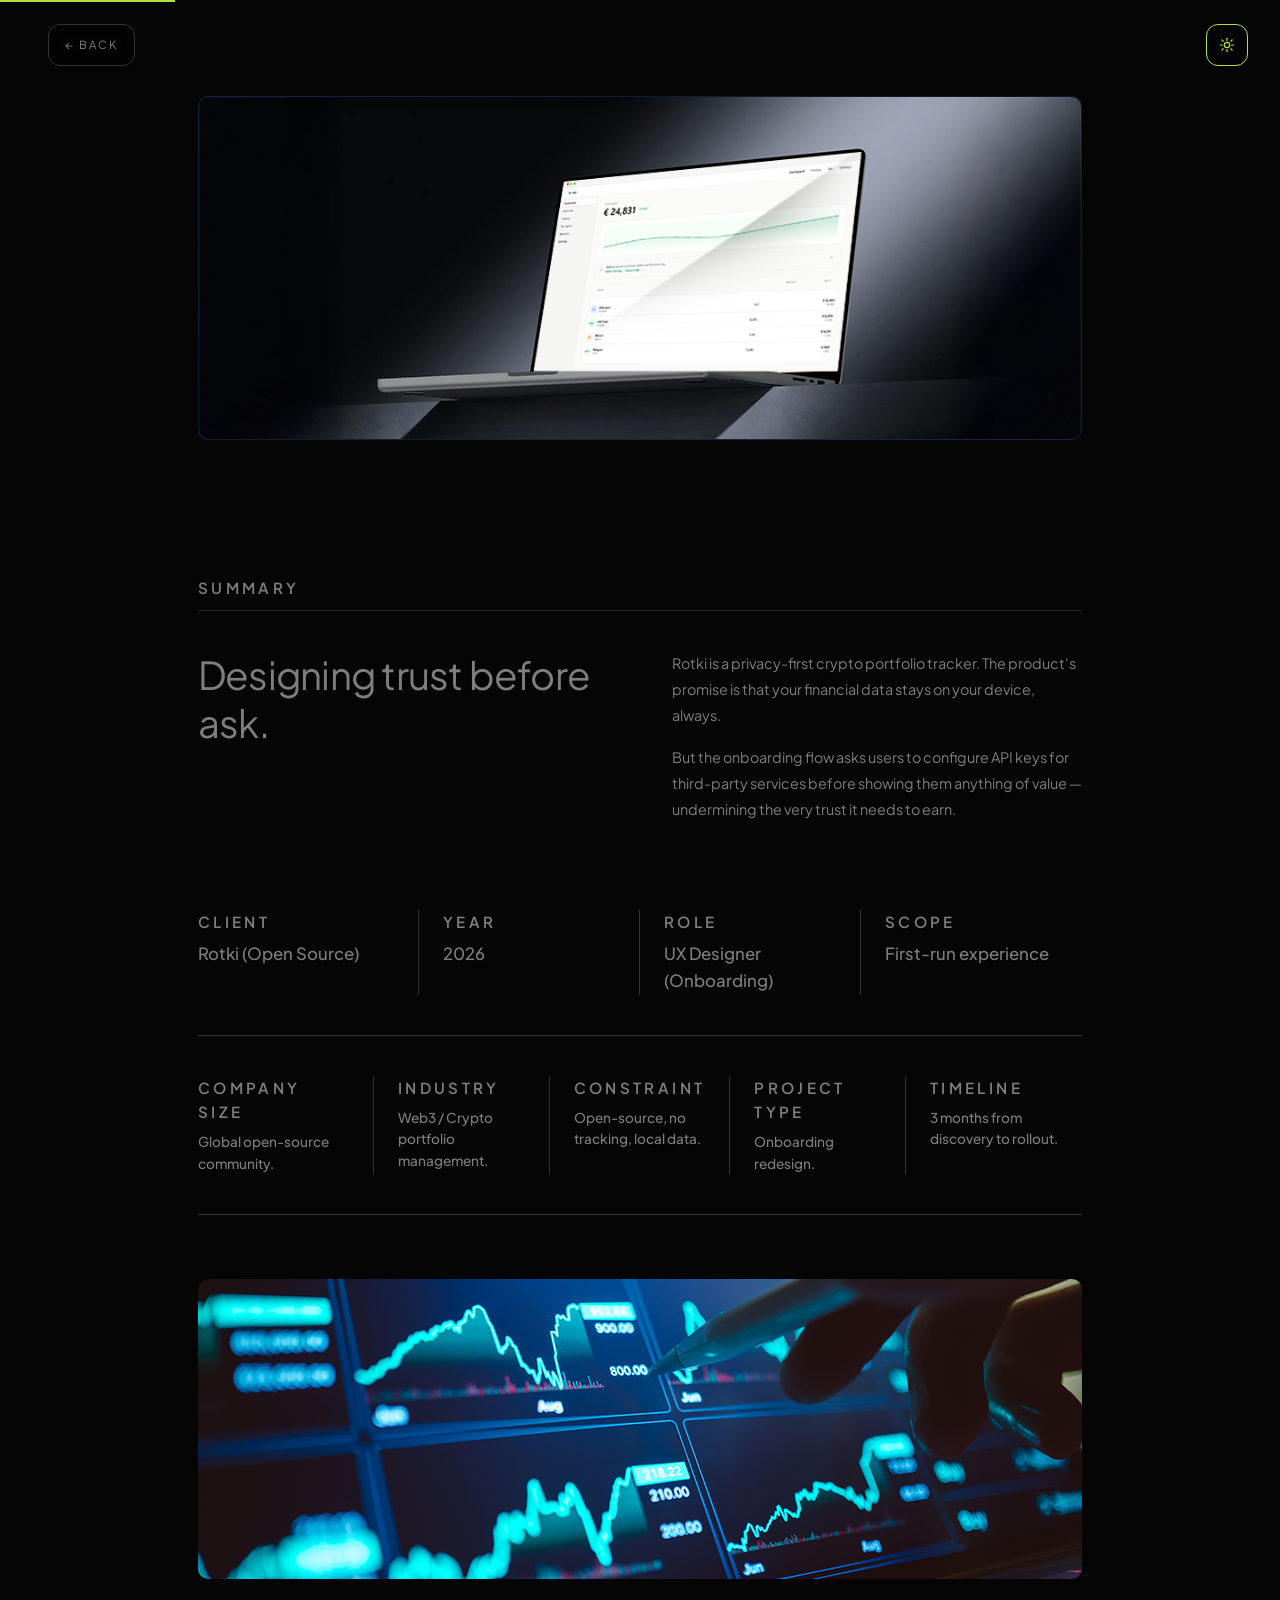
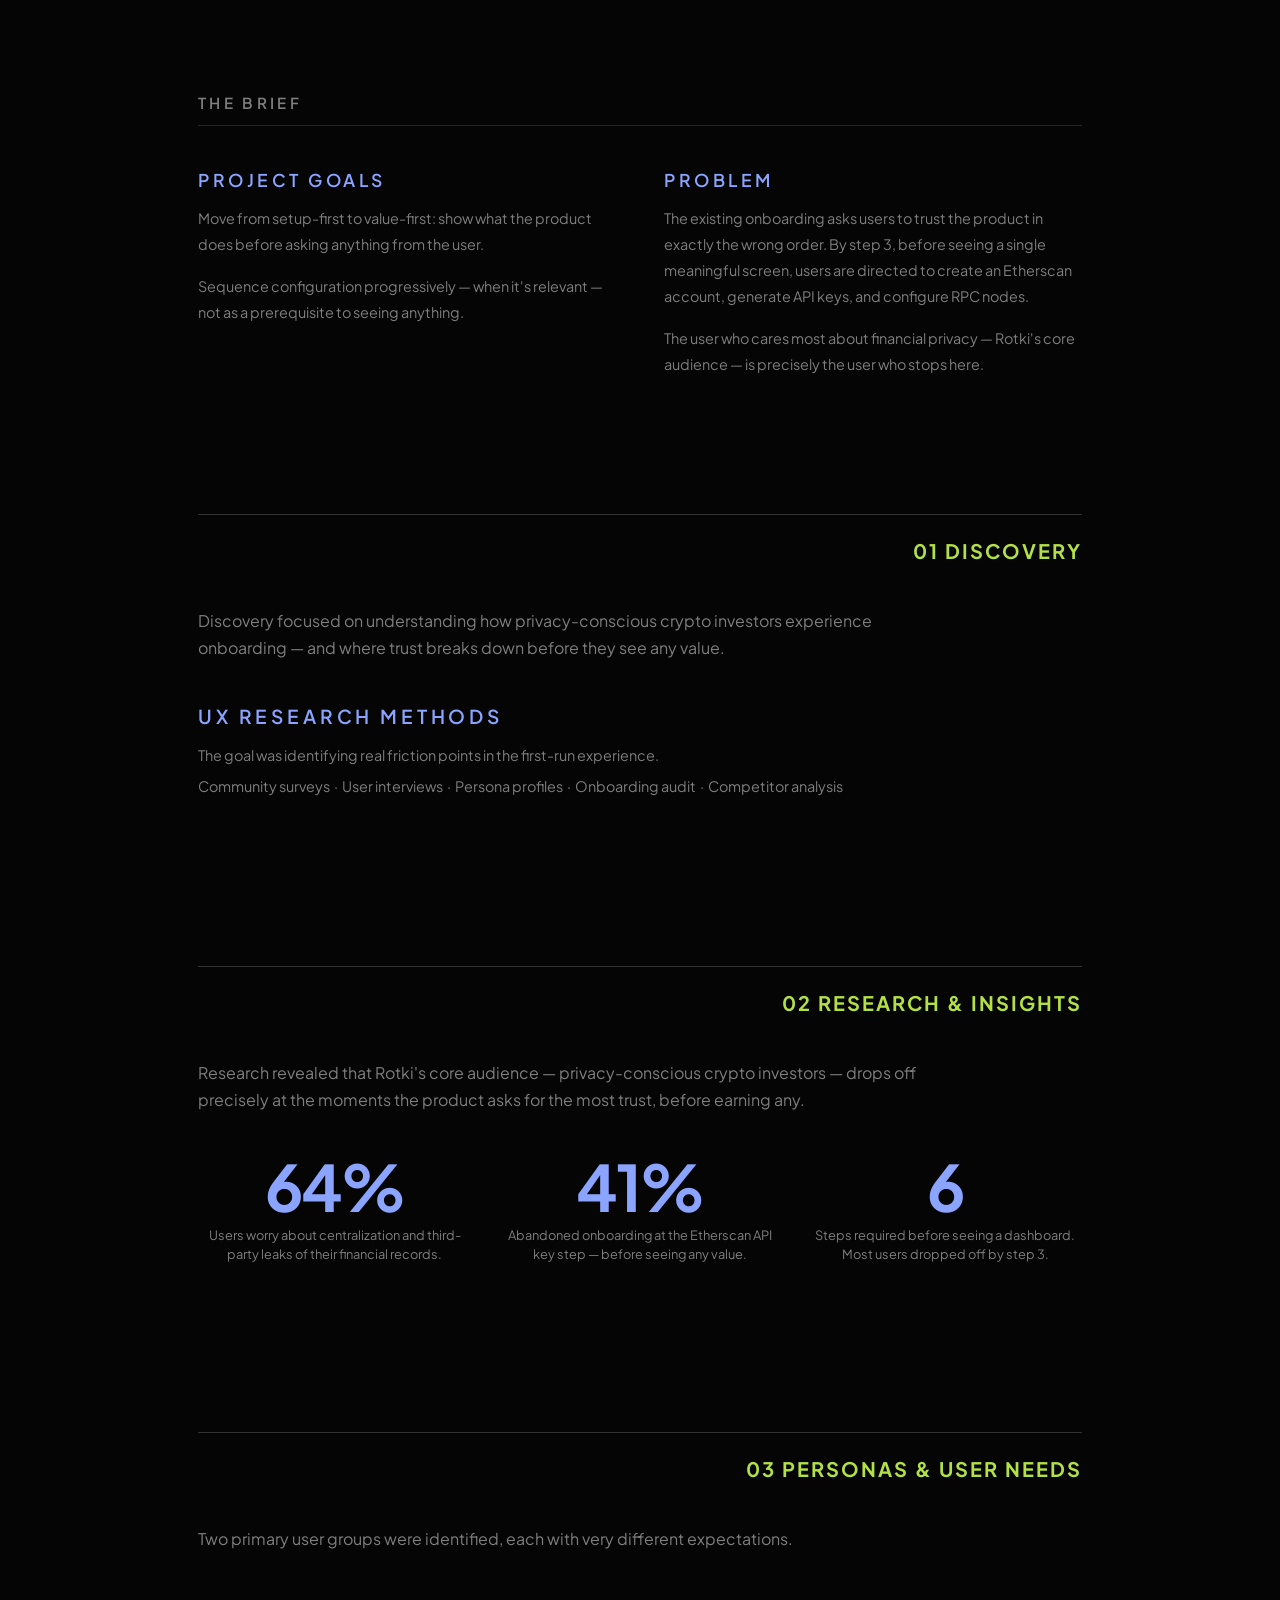
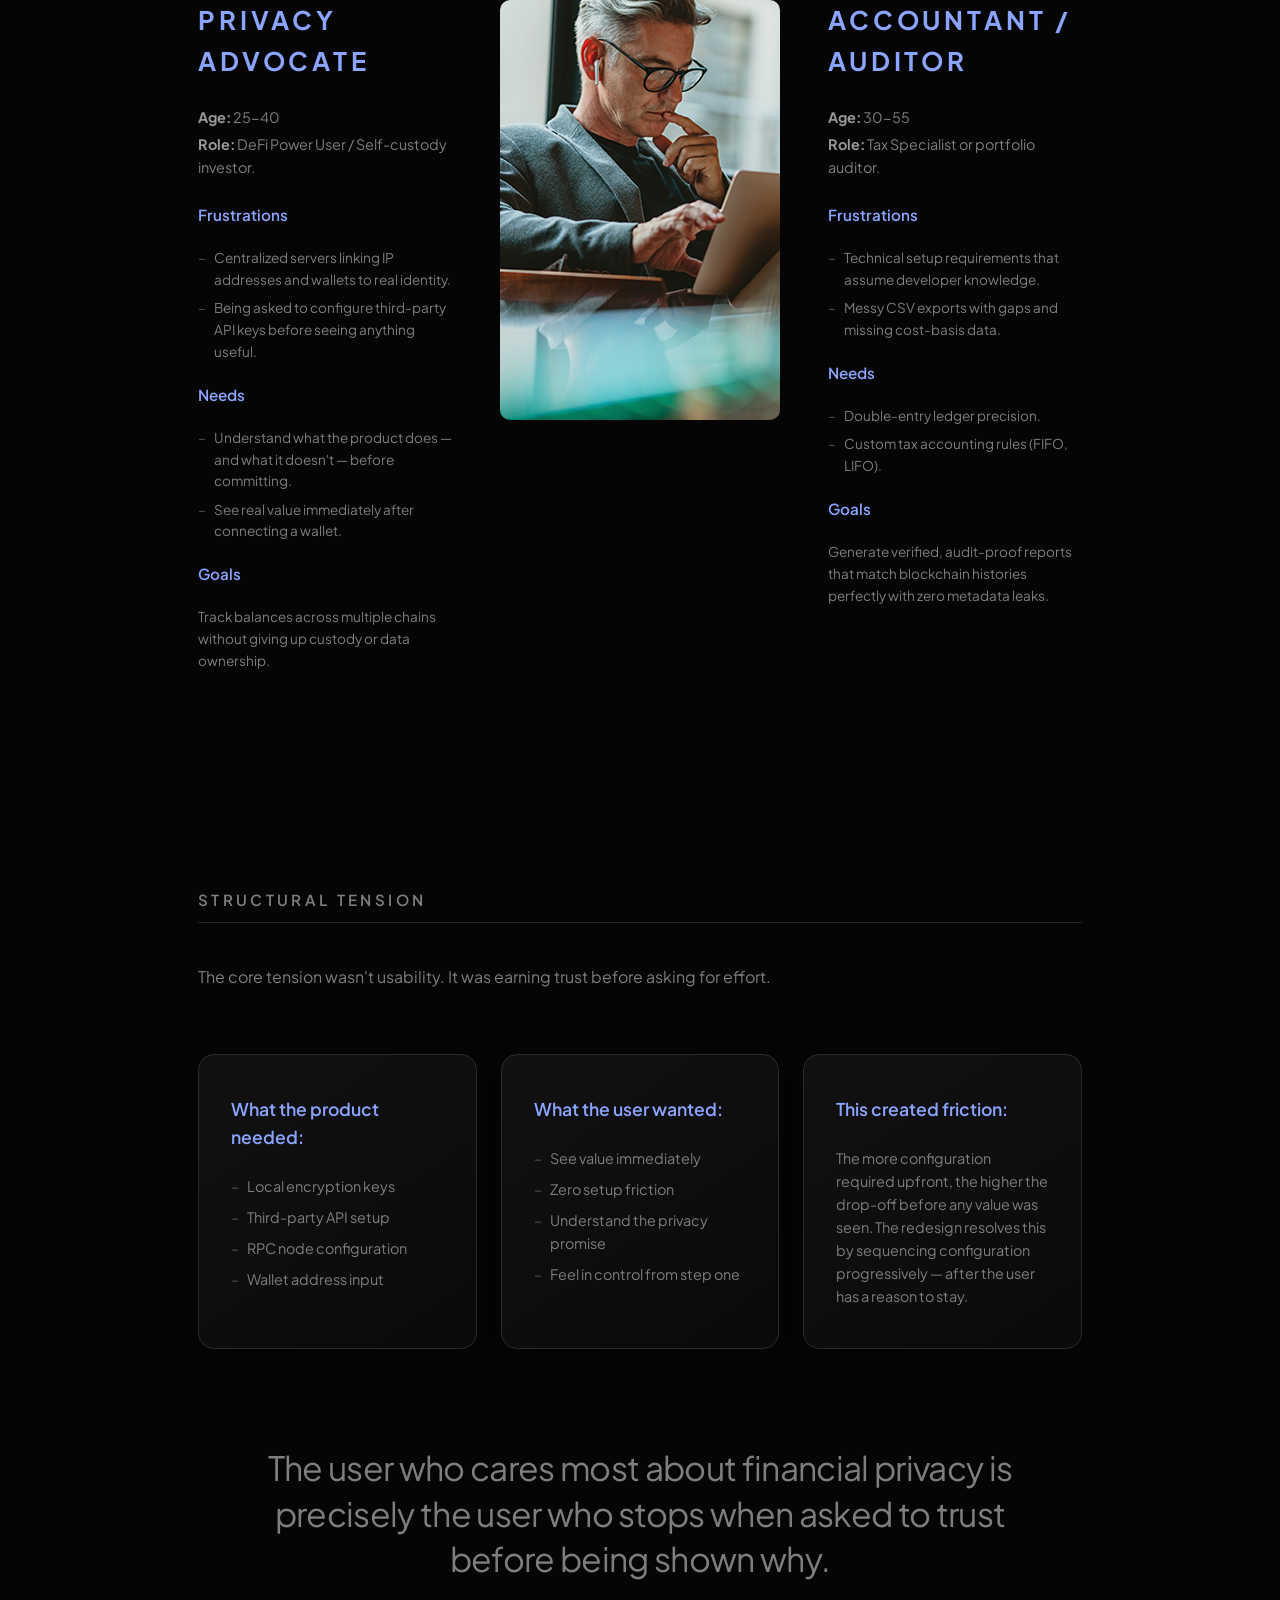
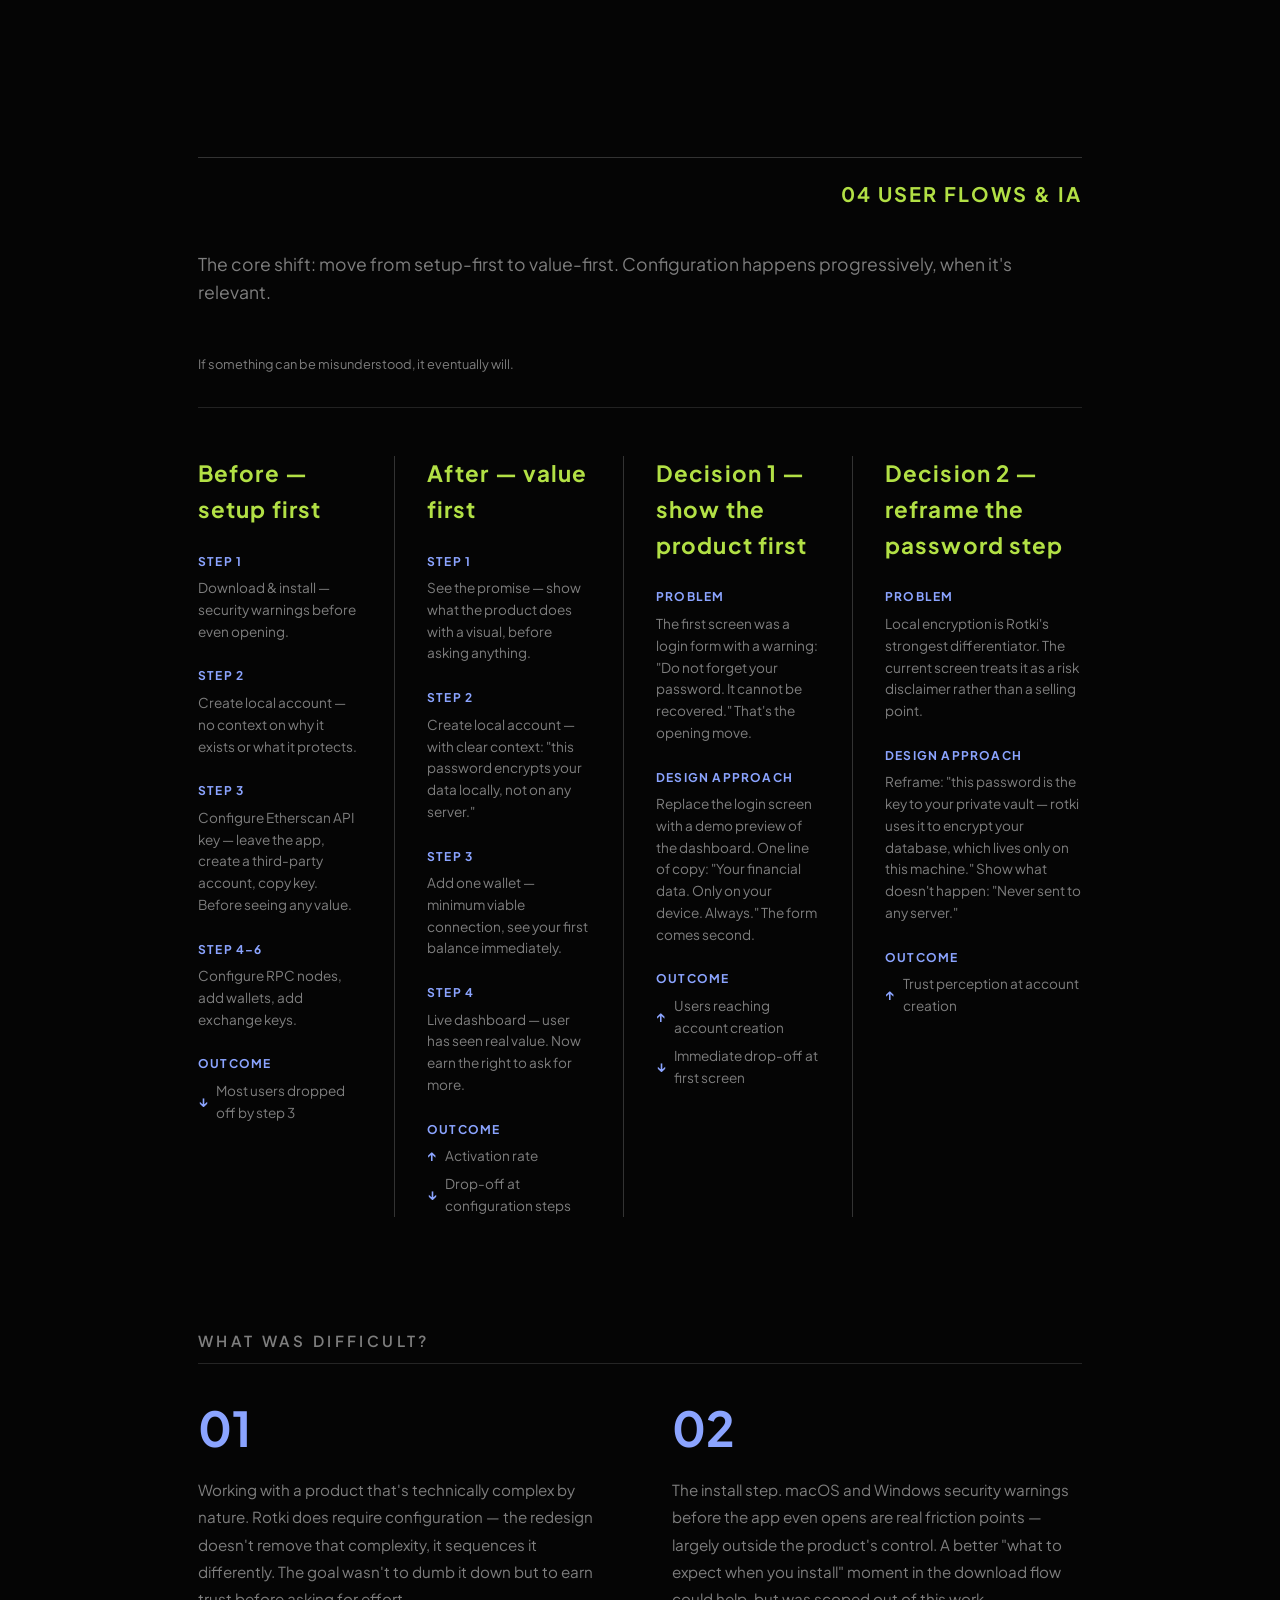
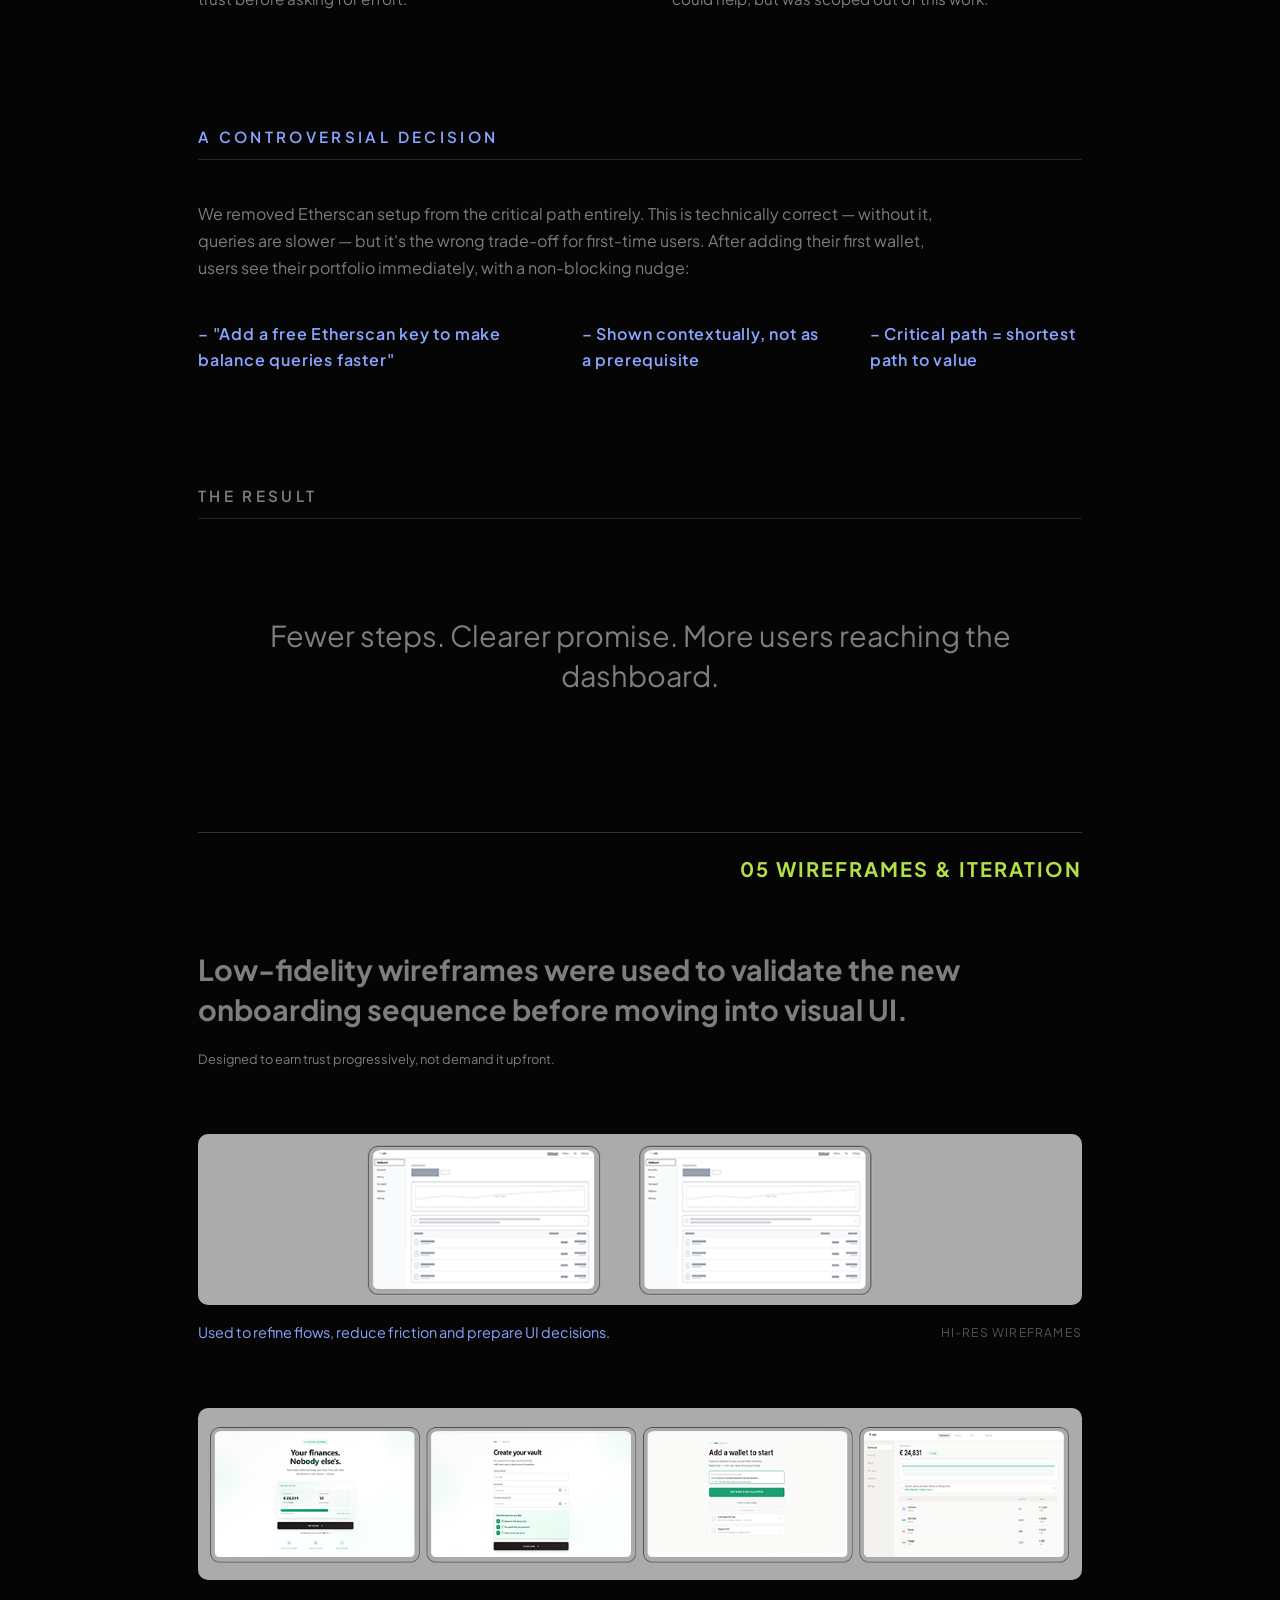
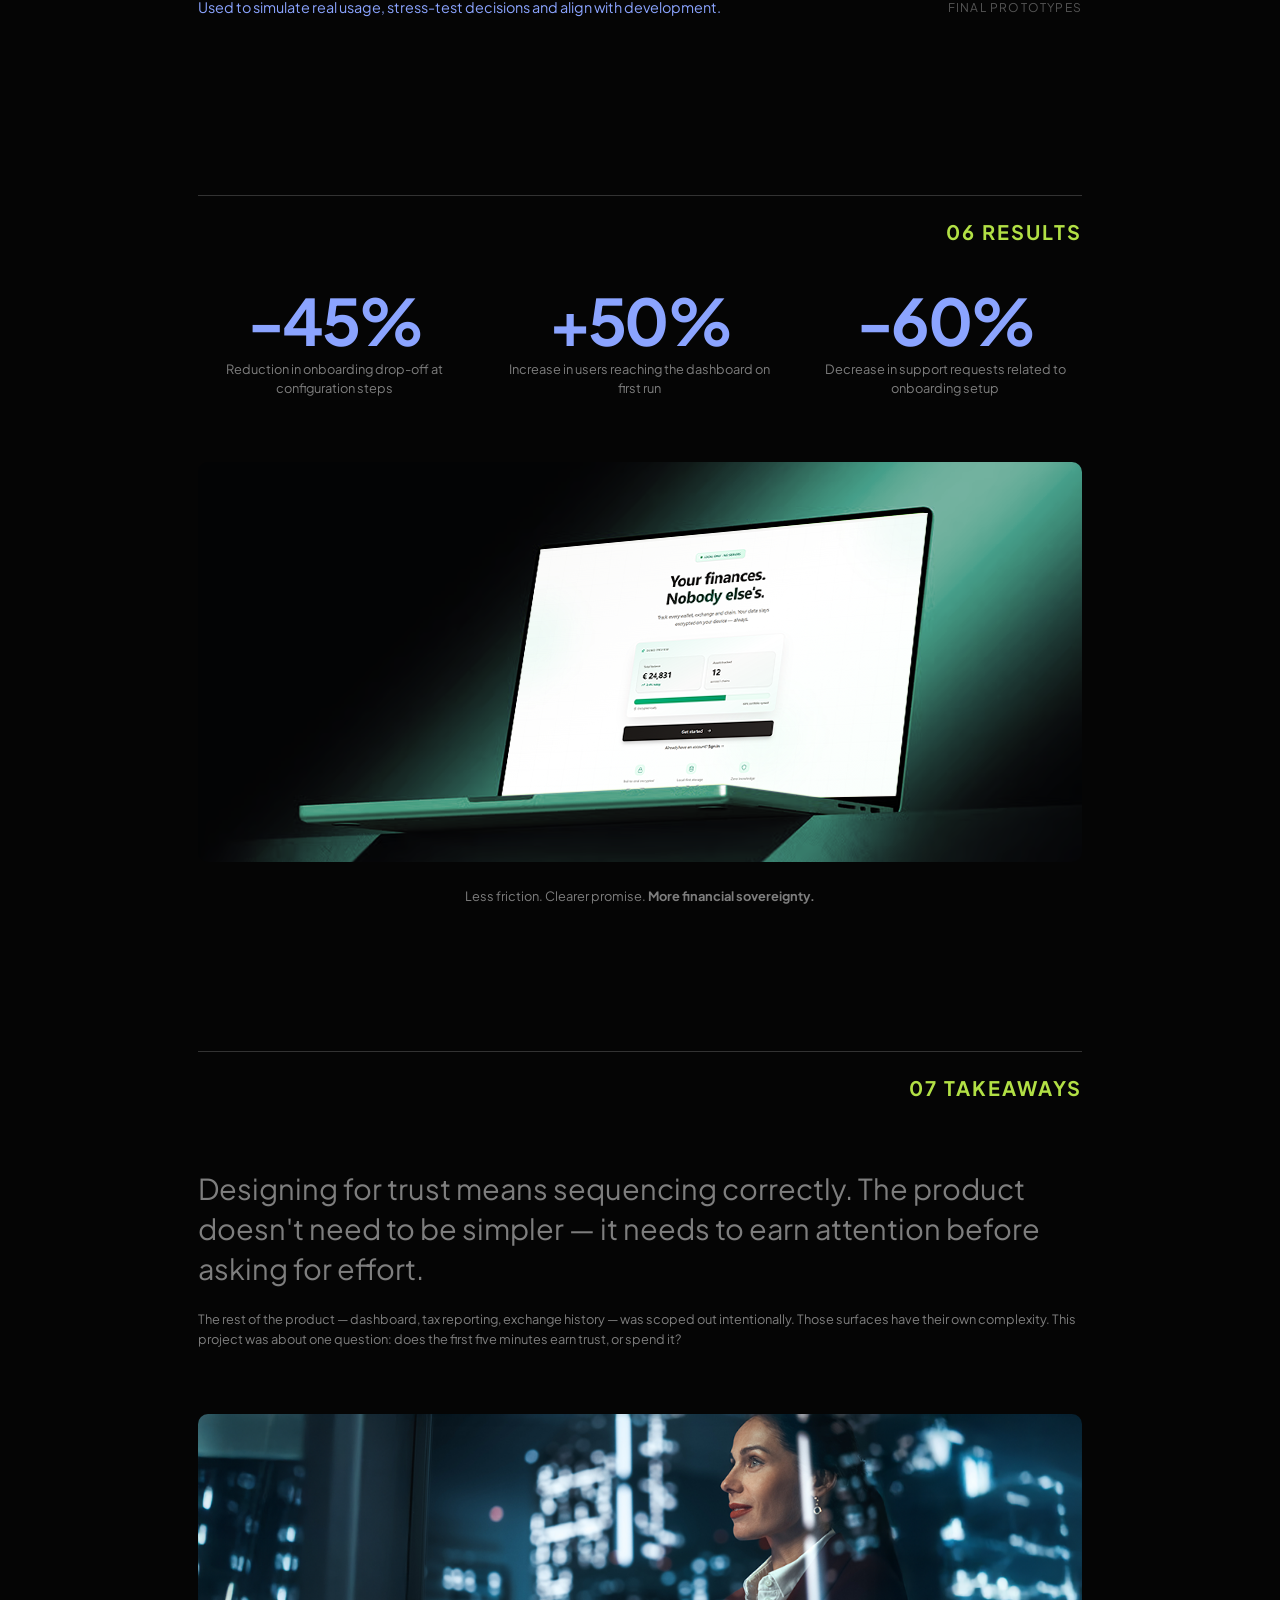
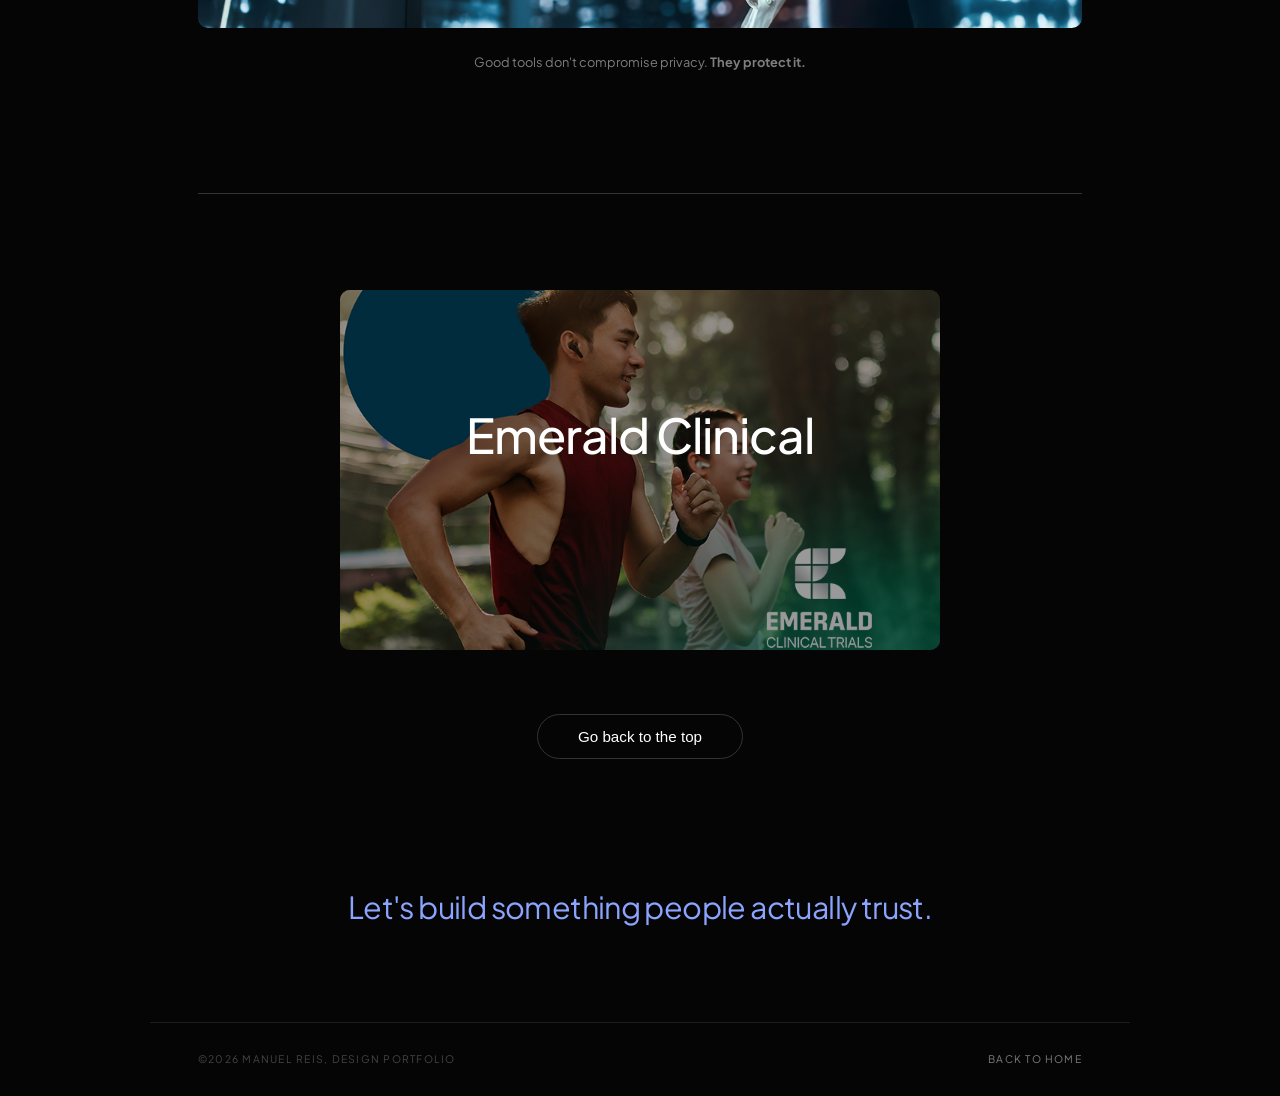
<file: rotki.html>
<!DOCTYPE html>
<html lang="en">
<head>
    <meta charset="UTF-8">
    <meta name="viewport" content="width=device-width, initial-scale=1.0">
    <title>Rotki — Case Study | Manuel Reis</title>
    <meta name="description" content="Rotki UX case study — Designing trust before ask: an onboarding redesign for a privacy-first crypto portfolio tracker. Designed by Manuel Reis.">
    <link rel="stylesheet" href="style.css">
    <link rel="stylesheet" href="rotki.css">
    <link href="https://fonts.googleapis.com/css2?family=Plus+Jakarta+Sans:ital,wght@0,300;0,400;0,500;0,600;0,700;1,400;1,500&display=swap" rel="stylesheet">
    <script src="script.js" defer></script>
</head>
<body class="case-study-page" id="top">

    <a href="#main-content" class="skip-link">Skip to main content</a>

    <div class="theme-toggle-wrapper">
        <button id="theme-toggle" class="theme-btn" aria-label="Switch to light mode" aria-describedby="theme-tooltip">
        <svg class="icon-sun" width="16" height="16" viewBox="0 0 24 24" fill="none" stroke="currentColor" stroke-width="1.8" stroke-linecap="round" stroke-linejoin="round">
            <circle cx="12" cy="12" r="4"/>
            <line x1="12" y1="2" x2="12" y2="5"/>
            <line x1="12" y1="19" x2="12" y2="22"/>
            <line x1="4.22" y1="4.22" x2="6.34" y2="6.34"/>
            <line x1="17.66" y1="17.66" x2="19.78" y2="19.78"/>
            <line x1="2" y1="12" x2="5" y2="12"/>
            <line x1="19" y1="12" x2="22" y2="12"/>
            <line x1="4.22" y1="19.78" x2="6.34" y2="17.66"/>
            <line x1="17.66" y1="6.34" x2="19.78" y2="4.22"/>
        </svg>
        <svg class="icon-moon" width="16" height="16" viewBox="0 0 24 24" fill="none" stroke="currentColor" stroke-width="1.8" stroke-linecap="round" stroke-linejoin="round" style="display:none">
            <path d="M21 12.79A9 9 0 1 1 11.21 3 7 7 0 0 0 21 12.79z"/>
        </svg>
        </button>
        <div id="theme-tooltip" role="tooltip" class="icon-tooltip">Switch to light mode</div>
    </div>

    <nav class="rt-nav">
        <a href="index.html" class="rt-back-link">← BACK</a>
    </nav>

    <main id="main-content" class="rt-main">

        <!-- 01 Hero -->
        <section class="rt-hero fade-in">
            <div class="rt-hero-card" style="border-radius: 10px; background: linear-gradient(160deg, #07101f 0%, #0b1a3a 40%, #050917 100%); border: 1px solid rgba(139, 164, 255, 0.08);">
                <img src="assets/Rotki_cover_Homepage.png" alt="Rotki Cover Image" class="rt-image rt-image--hero">
            </div>
        </section>

        <!-- 02 Summary -->
        <section class="rt-section fade-in">
            <div class="rt-divider rt-divider--bottom">
                <span class="rt-divider-label">SUMMARY</span>
            </div>
            <div class="rt-two-col rt-two-col--overview">
                <div class="rt-col-left">
                    <h1 class="rt-heading-large">Designing trust before ask.</h1>
                </div>
                <div class="rt-col-right">
                    <p>Rotki is a privacy-first crypto portfolio tracker. The product's promise is that your financial data stays on your device, always.</p>
                    <p>But the onboarding flow asks users to configure API keys for third-party services before showing them anything of value — undermining the very trust it needs to earn.</p>
                </div>
            </div>
        </section>

        <!-- 03 Project Metadata -->
        <section class="rt-section rt-section--meta fade-in">
            <div class="rt-meta-row">
                <div class="rt-meta-item">
                    <span class="rt-meta-label">CLIENT</span>
                    <span class="rt-meta-value">Rotki (Open Source)</span>
                </div>
                <div class="rt-meta-item">
                    <span class="rt-meta-label">YEAR</span>
                    <span class="rt-meta-value">2026</span>
                </div>
                <div class="rt-meta-item">
                    <span class="rt-meta-label">ROLE</span>
                    <span class="rt-meta-value">UX Designer (Onboarding)</span>
                </div>
                <div class="rt-meta-item">
                    <span class="rt-meta-label">SCOPE</span>
                    <span class="rt-meta-value">First-run experience</span>
                </div>
            </div>

            <div class="rt-meta-row rt-meta-row--secondary">
                <div class="rt-meta-item">
                    <span class="rt-meta-label">COMPANY SIZE</span>
                    <span class="rt-meta-value rt-meta-value--small">Global open-source community.</span>
                </div>
                <div class="rt-meta-item">
                    <span class="rt-meta-label">INDUSTRY</span>
                    <span class="rt-meta-value rt-meta-value--small">Web3 / Crypto portfolio management.</span>
                </div>
                <div class="rt-meta-item">
                    <span class="rt-meta-label">CONSTRAINT</span>
                    <span class="rt-meta-value rt-meta-value--small">Open-source, no tracking, local data.</span>
                </div>
                <div class="rt-meta-item">
                    <span class="rt-meta-label">PROJECT TYPE</span>
                    <span class="rt-meta-value rt-meta-value--small">Onboarding redesign.</span>
                </div>
                <div class="rt-meta-item">
                    <span class="rt-meta-label">TIMELINE</span>
                    <span class="rt-meta-value rt-meta-value--small">3 months from discovery to rollout.</span>
                </div>
            </div>

            <img src="assets/imagem_2.png" alt="Team collaboration" class="rt-image rt-image--wide" style="margin-top: 2.5rem;">
        </section>

        <!-- 04 The Brief -->
        <section class="rt-section fade-in" style="padding-bottom: 1rem;">
            <div class="rt-divider rt-divider--bottom">
                <span class="rt-divider-label">THE BRIEF</span>
            </div>
            <div class="rt-two-col rt-two-col--brief">
                <div class="rt-col-left">
                    <span class="rt-green-label">PROJECT GOALS</span>
                    <p>Move from setup-first to value-first: show what the product does before asking anything from the user.</p>
                    <p>Sequence configuration progressively — when it's relevant — not as a prerequisite to seeing anything.</p>
                </div>
                <div class="rt-col-right">
                    <span class="rt-green-label">PROBLEM</span>
                    <p>The existing onboarding asks users to trust the product in exactly the wrong order. By step 3, before seeing a single meaningful screen, users are directed to create an Etherscan account, generate API keys, and configure RPC nodes.</p>
                    <p>The user who cares most about financial privacy — Rotki's core audience — is precisely the user who stops here.</p>
                </div>
            </div>
        </section>

        <!-- 05 Discovery -->
        <section class="rt-section fade-in" style="padding-bottom: 3rem;">
            <div class="rt-divider rt-divider--split rt-numbered-divider">
                <span></span>
                <span class="rt-divider-label rt-divider-label--right">01 DISCOVERY</span>
            </div>
            <p class="rt-intro-paragraph">Discovery focused on understanding how privacy-conscious crypto investors experience onboarding — and where trust breaks down before they see any value.</p>
            <div class="rt-subsection-label" style="margin-bottom: 0;">
                <span class="rt-green-label" style="font-size: 1.2rem; color: var(--primary-color);">UX RESEARCH METHODS</span>
                <p>The goal was identifying real friction points in the first-run experience.</p>
                <div class="rt-col-right" style="padding-top: 0.5rem;">
                    <p style="margin-bottom: 0;">Community surveys &nbsp;&middot;&nbsp; User interviews &nbsp;&middot;&nbsp; Persona profiles &nbsp;&middot;&nbsp; Onboarding audit &nbsp;&middot;&nbsp; Competitor analysis</p>
                </div>
            </div>
        </section>

        <!-- 02 Research & Insights -->
        <section class="rt-section fade-in" style="padding-bottom: 3rem;">
            <div class="rt-divider rt-divider--split rt-numbered-divider">
                <span></span>
                <span class="rt-divider-label rt-divider-label--right">02 RESEARCH & INSIGHTS</span>
            </div>
            <p class="rt-intro-paragraph">Research revealed that Rotki's core audience — privacy-conscious crypto investors — drops off precisely at the moments the product asks for the most trust, before earning any.</p>

            <div class="rt-stats-row" style="border-top: none; padding-top: 0;">
                <div class="rt-stat-block" style="text-align: center; align-items: center;">
                    <span class="rt-stat-number">64%</span>
                    <span class="rt-stat-caption">Users worry about centralization and third-party leaks of their financial records.</span>
                </div>
                <div class="rt-stat-block" style="text-align: center; align-items: center;">
                    <span class="rt-stat-number">41%</span>
                    <span class="rt-stat-caption">Abandoned onboarding at the Etherscan API key step — before seeing any value.</span>
                </div>
                <div class="rt-stat-block" style="text-align: center; align-items: center;">
                    <span class="rt-stat-number">6</span>
                    <span class="rt-stat-caption">Steps required before seeing a dashboard. Most users dropped off by step 3.</span>
                </div>
            </div>
        </section>

        <!-- 03 Personas & User Needs -->
        <section class="rt-section fade-in" style="padding-bottom: 10rem;">
            <div class="rt-divider rt-divider--split rt-numbered-divider">
                <span></span>
                <span class="rt-divider-label rt-divider-label--right">03 PERSONAS & USER NEEDS</span>
            </div>
            <p class="rt-intro-paragraph">Two primary user groups were identified, each with very different expectations.</p>

            <div class="rt-persona-section">
                <div class="rt-persona-card">
                    <h3 class="rt-persona-type">PRIVACY ADVOCATE</h3>
                    <div class="rt-persona-meta">
                        <span><strong>Age:</strong> 25-40</span>
                        <span><strong>Role:</strong> DeFi Power User / Self-custody investor.</span>
                    </div>
                    <div class="rt-persona-info">
                        <h4 class="rt-persona-subtitle">Frustrations</h4>
                        <ul>
                            <li>Centralized servers linking IP addresses and wallets to real identity.</li>
                            <li>Being asked to configure third-party API keys before seeing anything useful.</li>
                        </ul>
                        <h4 class="rt-persona-subtitle">Needs</h4>
                        <ul>
                            <li>Understand what the product does — and what it doesn't — before committing.</li>
                            <li>See real value immediately after connecting a wallet.</li>
                        </ul>
                        <h4 class="rt-persona-subtitle">Goals</h4>
                        <p>Track balances across multiple chains without giving up custody or data ownership.</p>
                    </div>
                </div>

                <img src="assets/imagem_3.png" alt="Persona Profile" class="rt-image rt-image--persona">

                <div class="rt-persona-card">
                    <h3 class="rt-persona-type">ACCOUNTANT / AUDITOR</h3>
                    <div class="rt-persona-meta">
                        <span><strong>Age:</strong> 30-55</span>
                        <span><strong>Role:</strong> Tax Specialist or portfolio auditor.</span>
                    </div>
                    <div class="rt-persona-info">
                        <h4 class="rt-persona-subtitle">Frustrations</h4>
                        <ul>
                            <li>Technical setup requirements that assume developer knowledge.</li>
                            <li>Messy CSV exports with gaps and missing cost-basis data.</li>
                        </ul>
                        <h4 class="rt-persona-subtitle">Needs</h4>
                        <ul>
                            <li>Double-entry ledger precision.</li>
                            <li>Custom tax accounting rules (FIFO, LIFO).</li>
                        </ul>
                        <h4 class="rt-persona-subtitle">Goals</h4>
                        <p>Generate verified, audit-proof reports that match blockchain histories perfectly with zero metadata leaks.</p>
                    </div>
                </div>
            </div>
        </section>

        <!-- Structural Tension -->
        <section class="rt-section fade-in">
            <div class="rt-divider rt-divider--bottom">
                <span class="rt-divider-label">STRUCTURAL TENSION</span>
            </div>
            <p class="rt-intro-paragraph" style="margin-bottom: 4rem;">The core tension wasn't usability. It was earning trust before asking for effort.</p>

            <div class="rt-tension-grid">
                <div class="rt-tension-card">
                    <h4 class="rt-tension-title rt-text-blue">What the product needed:</h4>
                    <ul class="rt-tension-list">
                        <li>Local encryption keys</li>
                        <li>Third-party API setup</li>
                        <li>RPC node configuration</li>
                        <li>Wallet address input</li>
                    </ul>
                </div>
                <div class="rt-tension-card">
                    <h4 class="rt-tension-title rt-text-blue">What the user wanted:</h4>
                    <ul class="rt-tension-list">
                        <li>See value immediately</li>
                        <li>Zero setup friction</li>
                        <li>Understand the privacy promise</li>
                        <li>Feel in control from step one</li>
                    </ul>
                </div>
                <div class="rt-tension-card">
                    <h4 class="rt-tension-title rt-text-blue">This created friction:</h4>
                    <p class="rt-tension-text">The more configuration required upfront, the higher the drop-off before any value was seen. The redesign resolves this by sequencing configuration progressively — after the user has a reason to stay.</p>
                </div>
            </div>

            <div class="rt-highlight-quote">
                <p>The user who cares most about financial privacy is precisely the user who stops when asked to trust before being shown why.</p>
            </div>
        </section>

        <!-- 04 User Flows & IA -->
        <section class="rt-section fade-in">
            <div class="rt-divider rt-divider--split rt-numbered-divider">
                <span></span>
                <span class="rt-divider-label rt-divider-label--right">04 USER FLOWS & IA</span>
            </div>
            <p class="rt-flow-header-text">The core shift: move from setup-first to value-first. Configuration happens progressively, when it's relevant.</p>
            <p class="rt-caption-text" style="color: #7E7E7E; margin-bottom: 2rem;">If something can be misunderstood, it eventually will.</p>

            <div class="rt-flow-grid">
                <div class="rt-flow-card">
                    <h4 class="rt-flow-num-title">Before — setup first</h4>
                    <div class="rt-flow-section">
                        <span class="rt-flow-label">Step 1</span>
                        <span class="rt-flow-val">Download & install — security warnings before even opening.</span>
                    </div>
                    <div class="rt-flow-section">
                        <span class="rt-flow-label">Step 2</span>
                        <span class="rt-flow-val">Create local account — no context on why it exists or what it protects.</span>
                    </div>
                    <div class="rt-flow-section">
                        <span class="rt-flow-label">Step 3</span>
                        <span class="rt-flow-val">Configure Etherscan API key — leave the app, create a third-party account, copy key. Before seeing any value.</span>
                    </div>
                    <div class="rt-flow-section">
                        <span class="rt-flow-label">Step 4–6</span>
                        <span class="rt-flow-val">Configure RPC nodes, add wallets, add exchange keys.</span>
                    </div>
                    <div class="rt-flow-section">
                        <span class="rt-flow-label">Outcome</span>
                        <div class="rt-flow-val rt-flow-val--arrow"><span>&darr;</span> Most users dropped off by step 3</div>
                    </div>
                </div>

                <div class="rt-flow-card">
                    <h4 class="rt-flow-num-title">After — value first</h4>
                    <div class="rt-flow-section">
                        <span class="rt-flow-label">Step 1</span>
                        <span class="rt-flow-val">See the promise — show what the product does with a visual, before asking anything.</span>
                    </div>
                    <div class="rt-flow-section">
                        <span class="rt-flow-label">Step 2</span>
                        <span class="rt-flow-val">Create local account — with clear context: "this password encrypts your data locally, not on any server."</span>
                    </div>
                    <div class="rt-flow-section">
                        <span class="rt-flow-label">Step 3</span>
                        <span class="rt-flow-val">Add one wallet — minimum viable connection, see your first balance immediately.</span>
                    </div>
                    <div class="rt-flow-section">
                        <span class="rt-flow-label">Step 4</span>
                        <span class="rt-flow-val">Live dashboard — user has seen real value. Now earn the right to ask for more.</span>
                    </div>
                    <div class="rt-flow-section">
                        <span class="rt-flow-label">Outcome</span>
                        <div class="rt-flow-val rt-flow-val--arrow"><span>&uarr;</span> Activation rate</div>
                        <div class="rt-flow-val rt-flow-val--arrow"><span>&darr;</span> Drop-off at configuration steps</div>
                    </div>
                </div>

                <div class="rt-flow-card">
                    <h4 class="rt-flow-num-title">Decision 1 — show the product first</h4>
                    <div class="rt-flow-section">
                        <span class="rt-flow-label">Problem</span>
                        <span class="rt-flow-val">The first screen was a login form with a warning: "Do not forget your password. It cannot be recovered." That's the opening move.</span>
                    </div>
                    <div class="rt-flow-section">
                        <span class="rt-flow-label">Design approach</span>
                        <span class="rt-flow-val">Replace the login screen with a demo preview of the dashboard. One line of copy: "Your financial data. Only on your device. Always." The form comes second.</span>
                    </div>
                    <div class="rt-flow-section">
                        <span class="rt-flow-label">Outcome</span>
                        <div class="rt-flow-val rt-flow-val--arrow"><span>&uarr;</span> Users reaching account creation</div>
                        <div class="rt-flow-val rt-flow-val--arrow"><span>&darr;</span> Immediate drop-off at first screen</div>
                    </div>
                </div>

                <div class="rt-flow-card">
                    <h4 class="rt-flow-num-title">Decision 2 — reframe the password step</h4>
                    <div class="rt-flow-section">
                        <span class="rt-flow-label">Problem</span>
                        <span class="rt-flow-val">Local encryption is Rotki's strongest differentiator. The current screen treats it as a risk disclaimer rather than a selling point.</span>
                    </div>
                    <div class="rt-flow-section">
                        <span class="rt-flow-label">Design approach</span>
                        <span class="rt-flow-val">Reframe: "this password is the key to your private vault — rotki uses it to encrypt your database, which lives only on this machine." Show what doesn't happen: "Never sent to any server."</span>
                    </div>
                    <div class="rt-flow-section">
                        <span class="rt-flow-label">Outcome</span>
                        <div class="rt-flow-val rt-flow-val--arrow"><span>&uarr;</span> Trust perception at account creation</div>
                    </div>
                </div>
            </div>
        </section>

        <!-- What was difficult -->
        <section class="rt-section fade-in">
            <div class="rt-divider rt-divider--bottom">
                <span class="rt-divider-label">WHAT WAS DIFFICULT?</span>
            </div>
            <div class="rt-difficult-grid">
                <div class="rt-difficult-item">
                    <span class="rt-difficult-num">01</span>
                    <p class="rt-difficult-text">Working with a product that's technically complex by nature. Rotki does require configuration — the redesign doesn't remove that complexity, it sequences it differently. The goal wasn't to dumb it down but to earn trust before asking for effort.</p>
                </div>
                <div class="rt-difficult-item">
                    <span class="rt-difficult-num">02</span>
                    <p class="rt-difficult-text">The install step. macOS and Windows security warnings before the app even opens are real friction points — largely outside the product's control. A better "what to expect when you install" moment in the download flow could help, but was scoped out of this work.</p>
                </div>
            </div>
        </section>

        <!-- A controversial decision -->
        <section class="rt-section fade-in">
            <div class="rt-divider rt-divider--bottom">
                <span class="rt-divider-label" style="color: var(--primary-color);">A CONTROVERSIAL DECISION</span>
            </div>
            <p class="rt-intro-paragraph">We removed Etherscan setup from the critical path entirely. This is technically correct — without it, queries are slower — but it's the wrong trade-off for first-time users. After adding their first wallet, users see their portfolio immediately, with a non-blocking nudge:</p>
            <div class="rt-decision-row">
                <span class="rt-decision-point">– "Add a free Etherscan key to make balance queries faster"</span>
                <span class="rt-decision-point">– Shown contextually, not as a prerequisite</span>
                <span class="rt-decision-point">– Critical path = shortest path to value</span>
            </div>
        </section>

        <!-- The result -->
        <section class="rt-section fade-in" style="padding-bottom: 0;">
            <div class="rt-divider rt-divider--bottom">
                <span class="rt-divider-label">THE RESULT</span>
            </div>
            <p class="rt-flow-caption-large" style="text-align: center; margin-top: 6rem; margin-bottom: 1rem;">Fewer steps. Clearer promise. More users reaching the dashboard.</p>
        </section>

        <!-- 05 Wireframes & Iteration -->
        <section class="rt-section fade-in">
            <div class="rt-divider rt-divider--split rt-numbered-divider">
                <span></span>
                <span class="rt-divider-label rt-divider-label--right">05 WIREFRAMES & ITERATION</span>
            </div>
            <h2 class="rt-flow-caption-large" style="text-align: left; max-width: 100%; margin-bottom: 1rem;">Low-fidelity wireframes were used to validate the new onboarding sequence before moving into visual UI.</h2>
            <p class="rt-caption-text" style="color: #7E7E7E; margin-bottom: 4rem;">Designed to earn trust progressively, not demand it upfront.</p>

            <div class="rt-wire-row">
                <img src="assets/final_2.png" alt="HI-RES Wireframes" class="rt-image rt-image--wireframe">
                <div class="rt-wire-meta">
                    <span class="rt-text-blue" style="font-size: 0.9rem;">Used to refine flows, reduce friction and prepare UI decisions.</span>
                    <span class="rt-wire-label">HI-RES Wireframes</span>
                </div>
            </div>

            <div class="rt-wire-row" style="margin-bottom: 0;">
                <img src="assets/final_1.png" alt="Final prototypes" class="rt-image rt-image--wireframe">
                <div class="rt-wire-meta">
                    <span class="rt-text-blue" style="font-size: 0.9rem;">Used to simulate real usage, stress-test decisions and align with development.</span>
                    <span class="rt-wire-label">Final prototypes</span>
                </div>
            </div>
        </section>

        <!-- 06 Results -->
        <section class="rt-section fade-in" style="padding-bottom: 1.5rem;">
            <div class="rt-divider rt-divider--split rt-numbered-divider">
                <span></span>
                <span class="rt-divider-label rt-divider-label--right">06 RESULTS</span>
            </div>
            <div class="rt-stats-row" style="border-top: none; padding-top: 0; margin-bottom: 2rem;">
                <div class="rt-stat-block" style="text-align: center; align-items: center;">
                    <span class="rt-stat-number">-45%</span>
                    <span class="rt-stat-caption">Reduction in onboarding drop-off at configuration steps</span>
                </div>
                <div class="rt-stat-block" style="text-align: center; align-items: center;">
                    <span class="rt-stat-number">+50%</span>
                    <span class="rt-stat-caption">Increase in users reaching the dashboard on first run</span>
                </div>
                <div class="rt-stat-block" style="text-align: center; align-items: center;">
                    <span class="rt-stat-number">-60%</span>
                    <span class="rt-stat-caption">Decrease in support requests related to onboarding setup</span>
                </div>
            </div>
            <img src="assets/wall.png" alt="Results Visualization" class="rt-image rt-image--wide" style="margin-top: 4rem;">
            <p class="rt-caption-text" style="text-align: center; margin-top: 1.5rem;">Less friction. Clearer promise. <strong>More financial sovereignty.</strong></p>
        </section>

        <!-- 07 Takeaways -->
        <section class="rt-section fade-in">
            <div class="rt-divider rt-divider--split rt-numbered-divider">
                <span></span>
                <span class="rt-divider-label rt-divider-label--right">07 TAKEAWAYS</span>
            </div>
            <div class="rt-numbered-body">
                <p class="rt-flow-caption-large" style="text-align: left; max-width: 100%; margin-bottom: 1rem;">Designing for trust means sequencing correctly. The product doesn't need to be simpler — it needs to earn attention before asking for effort.</p>
                <p class="rt-caption-text" style="color: #7E7E7E; margin-bottom: 4rem;">The rest of the product — dashboard, tax reporting, exchange history — was scoped out intentionally. Those surfaces have their own complexity. This project was about one question: does the first five minutes earn trust, or spend it?</p>
                <img src="assets/imagem_4.png" alt="Takeaways" class="rt-image rt-image--wide">
            </div>
            <p class="rt-caption-text" style="text-align: center; margin-top: 1.5rem;">Good tools don't compromise privacy. <strong>They protect it.</strong></p>
        </section>

        <!-- Next Project -->
        <section class="rt-section fade-in" style="padding-top: 4rem; padding-bottom: 2rem;">
            <div style="border-top: 1.5px solid #333; padding-top: 6rem; display: flex; flex-direction: column; align-items: center; gap: 4rem;">
                <a href="emerald-clinical.html" class="rt-next-card">
                    <img src="assets/Emerald_cover_Homepage.png" alt="Emerald Clinical project showcase" class="rt-next-card-bg">
                    <div class="rt-next-card-content">
                        <h3 class="rt-next-card-title">Emerald Clinical</h3>
                        <span class="rt-next-card-cta">View case study</span>
                    </div>
                </a>
                <button onclick="window.scrollTo({top: 0, behavior: 'smooth'})" class="btn-pill">
                    Go back to the top
                </button>
            </div>
        </section>

    </main>

    <div class="rt-footer-quote fade-in">
        <p class="rt-footer-quote-text">Let's build something people actually trust.</p>
    </div>

    <footer class="rt-footer fade-in">
        <span class="rt-footer-copy">©2026 MANUEL REIS, DESIGN PORTFOLIO</span>
        <a href="index.html" class="rt-footer-back">BACK TO HOME</a>
    </footer>

</body>
</html>
</file>
<file: style.css>
:root {
    --bg-color: #050505;
    --text-main: #7E7E7E;
    --text-white: #7E7E7E;
    --text-green: #B2E045; /* Dark mode green */
    --green-rgb: 178, 224, 69;
    --primary-color: #8BA4FF; /* Dark mode primary blue */
    --primary-rgb: 139, 164, 255;
    --border-color: #333333;
    
    --font-sans: 'Plus Jakarta Sans', sans-serif;
    --font-serif: 'Plus Jakarta Sans', sans-serif;
}

* {
    margin: 0;
    padding: 0;
    box-sizing: border-box;
}

html {
    scroll-behavior: smooth;
}

body {
    background-color: var(--bg-color);
    background-image: url('assets/Home.png');
    background-size: 100% auto;
    background-position: top center;
    background-repeat: no-repeat;
    color: var(--text-main);
    font-family: var(--font-sans);
    line-height: 1.6;
    overflow-x: hidden;
    position: relative;
    -webkit-font-smoothing: antialiased;
}

/* Background Gradients */
.background-glow, .background-glow-2 {
    display: none;
}

.container {
    max-width: 900px;
    margin: 0 auto;
    padding: 0 20px;
}

/* Typography Utilities */
.text-white { color: var(--text-white); font-weight: 500; }
.text-green { color: var(--text-green); font-weight: 500; }
.text-primary { color: var(--primary-color); font-weight: 500; }
.text-muted { color: #7E7E7E; }

/* Dividers */
.divider {
    border-bottom: 1.5px solid #eae9ed;
    margin-bottom: 3rem;
    position: relative;
    display: flex;
    justify-content: space-between;
    padding-bottom: 0.5rem;
}

.divider-text {
    font-size: 0.9rem;
    letter-spacing: 0.2em;
    text-transform: uppercase;
    color: #7E7E7E;
}

/* Sections Setup */
section {
    padding: 6rem 0;
}

.introduction {
    padding-bottom: 1rem;
}

.case-studies {
    padding-top: 1rem;
    padding-bottom: 2rem;
}

/* â”€â”€ New project cards grid â”€â”€ */
.project-cards-grid {
    display: grid;
    grid-template-columns: repeat(3, 1fr);
    gap: 1.25rem;
    align-items: start;
}



.proj-card {
    display: flex;
    flex-direction: column;
    background: linear-gradient(135deg, #2a2a2a, #121212) padding-box,
                linear-gradient(135deg, #2d2d2d, #404040) border-box;
    border: 2.5px solid transparent;
    border-radius: 20px;
    overflow: hidden;
    text-decoration: none;
    cursor: pointer;
    transition: transform 0.3s ease, box-shadow 0.3s ease, opacity 0.3s ease, background 0.3s ease;
    min-height: 460px;
}

.proj-card:hover {
    background: linear-gradient(135deg, #2a2a2a, #121212) padding-box,
                linear-gradient(135deg, var(--primary-color), var(--primary-color)) border-box;
    transform: translateY(-4px);
    box-shadow: 0 20px 60px rgba(0,0,0,0.5), 0 0 50px rgba(var(--primary-rgb), 0.35);
}

.project-cards-grid:hover .proj-card:not(:hover) {
    opacity: 0.4;
}

.proj-card-top {
    padding: 1.5rem 1.5rem 1rem;
    display: flex;
    align-items: flex-start;
    justify-content: space-between;
}

.proj-card-meta {
    display: flex;
    flex-direction: column;
    gap: 0.3rem;
}

.proj-card-name {
    font-size: 1.05rem;
    font-weight: 600;
    color: #7E7E7E;
    letter-spacing: -0.01em;
    transition: font-size 0.3s ease;
}

.proj-card:hover .proj-card-name {
    font-size: 1.35rem;
    color: var(--primary-color);
}

.proj-card-cat {
    font-size: 0.85rem;
    color: #7E7E7E;
    letter-spacing: 0.08em;
    text-transform: uppercase;
}

.proj-card-image {
    flex: 1;
    background: #111;
    margin: 0 1rem 1rem;
    border-radius: 12px;
    min-height: 300px;
    overflow: hidden;
    position: relative;
    transition: background 0.3s ease, margin 0.3s ease;
}

.proj-card:hover .proj-card-image {
    background: #141414;
    margin-bottom: 0;
}

.proj-card-img {
    position: absolute;
    top: 0;
    left: 0;
    width: 100%;
    height: 100%;
    object-fit: cover;
    display: block;
}


.proj-card-bottom {
    padding: 0 1.5rem;
    display: flex;
    justify-content: space-between;
    align-items: center;
    border-top: 1px solid transparent;
    margin-top: 0;
    max-height: 0;
    opacity: 0;
    overflow: hidden;
    transition: max-height 0.4s ease, opacity 0.4s ease, padding 0.4s ease, margin-top 0.4s ease, border-color 0.4s ease;
}

.proj-card:hover .proj-card-bottom {
    padding: 1rem 1.5rem;
    max-height: 80px;
    opacity: 1;
    border-top-color: #1a1a1a;
    margin-top: 1rem;
}

.proj-card-year {
    font-size: 0.85rem;
    color: #7E7E7E;
    letter-spacing: 0.1em;
}

.proj-card-cta {
    display: inline-flex;
    align-items: center;
    justify-content: center;
    font-size: 0.75rem;
    font-weight: 600;
    color: #000;
    background: var(--primary-color);
    border: none;
    border-radius: 50px;
    padding: 0.5rem 1.4rem;
    letter-spacing: 0.02em;
    transition: opacity 0.3s ease, transform 0.3s ease;
}

.proj-card:hover .proj-card-cta {
    opacity: 0.85;
}

/* Hero Section */
.hero {
    text-align: center;
    padding: 8rem 0 6rem;
    display: flex;
    flex-direction: column;
    align-items: center;
}

.profile-pic {
    width: 220px;
    height: 220px;
    border-radius: 50%;
    overflow: hidden;
    margin-bottom: 2rem;
    cursor: pointer;
}

.profile-pic img {
    width: 100%;
    height: 100%;
    object-fit: cover;
    transition: transform 0.4s ease;
}

.profile-pic:hover img {
    transform: scale(1.15);
}

.hero-title {
    font-family: var(--font-sans);
    font-size: clamp(1.5rem, 4vw, 2.9rem);
    font-weight: 500;
    line-height: 1.2;
    color: var(--text-white);
    margin-bottom: 1.5rem;
    letter-spacing: -0.02em;
}

.hero-line {
    display: inline-block;
    transition: transform 0.3s ease;
}

.hero-line:hover {
    transform: scale(1.05);
}

@media (min-width: 768px) {
    .hero-title {
        white-space: nowrap;
    }
}

/* Liquid Blur Text Effect */
.interactive-text .word {
    transition: color 1s ease-out, text-shadow 1s ease-out;
    cursor: default;
}

.interactive-text .word:hover {
    color: var(--text-green);
    text-shadow: 0 0 15px rgba(var(--green-rgb), 0.8), 0 0 30px rgba(var(--green-rgb), 0.4);
    transition: color 0.05s ease-in, text-shadow 0.05s ease-in;
}

.hero-subtitle {
    font-size: 1.2rem;
    color: var(--text-main);
    margin-bottom: 3rem;
}

.hero-cta {
    display: flex;
    flex-direction: column;
    align-items: center;
    gap: 0.5rem;
}

.btn-pill {
    display: inline-block;
    padding: 0.8rem 2.2rem;
    border: 1.5px solid var(--border-color);
    border-radius: 50px;
    color: var(--text-white);
    font-size: 0.95rem;
    font-weight: 500;
    text-decoration: none;
    transition: all 0.3s cubic-bezier(0.25, 0.8, 0.25, 1);
    background: rgba(255,255,255,0.02);
}

.btn-pill:hover {
    background: var(--primary-color);
    border-color: transparent;
    color: #000;
    transform: scale(1.05);
    box-shadow: 0 0 25px rgba(var(--primary-rgb), 0.5), 0 0 50px rgba(var(--primary-rgb), 0.2); 
}

.btn-caption {
    font-size: 0.9rem;
    color: #7E7E7E;
}

/* Introduction Section */
.intro-text {
    font-family: var(--font-serif);
    font-size: 1.8rem;
    line-height: 1.5;
    font-weight: 400;
    color: var(--text-main);
    text-align: center;
    max-width: 800px;
    margin: 0 auto;
    padding: 80px 0 120px;
    transition: transform 0.3s ease;
}

.intro-text:hover {
    transform: scale(1.05);
}

/* Case Studies */
.project-list {
    display: flex;
    flex-direction: column;
    gap: 6rem;
}

/* Clickable project card */
.project-item--link {
    display: block;
    text-decoration: none;
    color: inherit;
    cursor: pointer;
}

.project-item--link:hover .project-images img {
    box-shadow: 0 0 25px rgba(var(--primary-rgb), 0.4), 0 0 50px rgba(var(--primary-rgb), 0.15);
}

.project-item--link:hover .project-title {
    opacity: 0.85;
}

.project-tag--cta {
    color: var(--primary-color) !important;
    border-color: rgba(var(--primary-rgb), 0.4) !important;
    background: rgba(var(--primary-rgb), 0.06);
    transition: background 0.3s ease, border-color 0.3s ease;
}

.project-item--link:hover .project-tag--cta {
    background: rgba(var(--primary-rgb), 0.12);
    border-color: rgba(var(--primary-rgb), 0.7) !important;
}

.project-meta {
    display: flex;
    align-items: center;
    gap: 1rem;
    margin-bottom: 1.5rem;
    font-size: 0.75rem;
    letter-spacing: 0.05em;
}

.project-year {
    color: #7E7E7E;
}

.project-title {
    font-size: 0.9rem;
    letter-spacing: 0.1em;
}

.project-tag {
    border: 1px solid var(--border-color);
    padding: 0.2rem 0.6rem;
    border-radius: 20px;
    color: #7E7E7E;
}

.project-images {
    display: flex;
    gap: 1.5rem;
    width: 100%;
}

.project-images img {
    border-radius: 12px;
    object-fit: cover;
    min-width: 0;
    max-width: 100%;
    transition: transform 0.3s cubic-bezier(0.25, 0.8, 0.25, 1), box-shadow 0.3s cubic-bezier(0.25, 0.8, 0.25, 1);
    position: relative;
    cursor: pointer;
}

.project-images img:hover {
    transform: scale(1.03);
    box-shadow: 0 0 25px rgba(var(--primary-rgb), 0.5), 0 0 50px rgba(var(--primary-rgb), 0.2);
    z-index: 10;
}

/* Emerald Clinical Images */
.project-list .project-item:nth-child(1) .img-left,
.project-list .project-item:nth-child(1) .img-right {
    width: 498px;
    height: 205px;
}

/* Humanly Images */
.project-list .project-item:nth-child(2) .img-left {
    width: 363px;
    height: 207px;
}

.project-list .project-item:nth-child(2) .img-right {
    width: 617px;
    height: 207px;
}

/* Quote Section */
.quote-section {
    text-align: center;
    padding: 5rem 0 3rem;
}

.quote-text {
    font-family: var(--font-serif);
    font-size: calc(1.8rem + 2px);
    line-height: 1.5;
    font-weight: 400;
    color: var(--text-main);
    margin-bottom: 1rem;
    margin-top: 5rem; /* added extra space above quote */
    max-width: 700px;
    margin-left: auto;
    margin-right: auto;
    transition: transform 0.3s ease;
}

.quote-text:hover {
    transform: scale(1.05);
}

.quote-author {
    font-size: 0.95rem;
    letter-spacing: 0.2em;
    color: #7E7E7E;
    text-transform: uppercase;
    font-style: normal;
}

/* About Me Section */
.about-content {
    font-size: 0.95rem;
    line-height: 1.8;
    max-width: 700px;
    margin: 0 auto;
}

.about-content p {
    margin-bottom: 1.5rem;
}

/* Footer */
.site-footer {
    border-top: 1.5px solid #eae9ed;
    padding: 2rem 20px;
    display: flex;
    justify-content: space-between;
    font-size: 0.7rem;
    letter-spacing: 0.1em;
    color: #7E7E7E;
    max-width: 900px;
    margin: 0 auto;
}

.site-footer .footer-right {
    font-size: 0.85rem;
    color: var(--text-green);
    text-decoration: none;
    display: inline-block;
    transition: transform 0.3s ease;
}

.site-footer .footer-right:hover {
    transform: scale(1.1);
}


/* Animations */
.fade-in {
    opacity: 0;
    transform: translateY(20px);
    transition: opacity 0.8s ease-out, transform 0.8s ease-out;
}

.fade-in.visible {
    opacity: 1;
    transform: translateY(0);
}

/* Responsive */
@media (max-width: 768px) {
    .project-images {
        flex-direction: column;
    }
    .project-images .img-left,
    .project-images .img-right {
        height: 200px;
    }
    .intro-text, .quote-text {
        font-size: 1.4rem;
    }
    .hero-title {
        font-size: 1.8rem;
    }
    .project-cards-grid {
        grid-template-columns: 1fr;
    }
}

/* ============================================
   THEME TOGGLE BUTTON
   ============================================ */
.theme-btn {
    position: fixed;
    top: 1.5rem;
    right: 2rem;
    z-index: 300;
    width: 42px;
    height: 42px;
    border-radius: 12px;
    border: 1px solid var(--text-green);
    background: transparent;
    backdrop-filter: blur(10px);
    -webkit-backdrop-filter: blur(10px);
    display: flex;
    align-items: center;
    justify-content: center;
    cursor: pointer;
    color: var(--text-green);
    transition: border-color 0.25s ease, background 0.25s ease, color 0.25s ease, transform 0.2s ease;
}

.theme-btn:hover {
    border-color: var(--text-green);
    background: rgba(var(--green-rgb), 0.08);
    color: var(--text-green);
    transform: scale(1.05);
}

.theme-btn svg {
    display: block;
    flex-shrink: 0;
}

/* ============================================
   LIGHT MODE â€” Home Page
   ============================================ */
body.light-mode {
    --bg-color: #f7f7f5;
    --text-main: #222428;
    --text-white: #222428;
    --text-green: #c8f55a; /* Light mode green */
    --green-rgb: 200, 245, 90;
    --primary-color: #4a6ffe; /* Light mode primary blue */
    --primary-rgb: 74, 111, 254;
    --border-color: #e5e5e5;
    background-color: #f7f7f5;
    background-image: url('assets/Light mode background.png');
    background-size: 100% auto;
    background-position: top center;
    background-repeat: no-repeat;
    color: #222428;
}

/* Theme button in light mode */
.light-mode .theme-btn {
    border-color: var(--primary-color);
    background: transparent;
    color: var(--primary-color);
}

.light-mode .theme-btn:hover {
    border-color: var(--primary-color);
    background: rgba(var(--primary-rgb), 0.08);
    color: var(--primary-color);
}

/* Dividers */
.light-mode .divider {
    border-bottom: 1.5px solid #808f98;
}

.light-mode .divider-text {
    color: #222428;
}

/* Hero */
.light-mode .hero-title {
    color: #222428;
}

.light-mode .hero-subtitle {
    color: #222428;
}

.light-mode .btn-pill {
    border: 1.5px solid #808f98;
    color: #222428;
    background: rgba(0,0,0,0.02);
}

.light-mode .btn-pill:hover {
    background: var(--primary-color);
    border-color: transparent;
    color: #fff;
    box-shadow: 0 0 20px rgba(var(--primary-rgb), 0.2);
}

.light-mode .btn-caption {
    color: #c0c0c0;
}

/* Text utilities */
.light-mode .text-white { color: #222428; }
.light-mode .text-primary { color: var(--primary-color); }
.light-mode .text-muted { color: #c0c0c0; }

/* Intro */
.light-mode .intro-text {
    color: #222428;
}

/* Project cards */
.light-mode .proj-card {
    background: #ffffff;
    border-color: #ebebeb;
    box-shadow: 0 2px 12px rgba(0,0,0,0.06);
}

.light-mode .proj-card:hover {
    border-color: var(--primary-color);
    box-shadow: 0 16px 48px rgba(0,0,0,0.1), 0 0 40px rgba(var(--primary-rgb), 0.35);
}

.light-mode .proj-card-name {
    color: #222428;
}

.light-mode .proj-card-cat {
    color: #222428;
}

.light-mode .proj-card-image {
    background: #f3f4f6;
}

.light-mode .proj-card:hover .proj-card-image {
    background: #eef0f2;
}



.light-mode .proj-card-bottom {
    border-top-color: transparent;
}

.light-mode .proj-card:hover .proj-card-bottom {
    border-top-color: #f0f0f0;
}

.light-mode .proj-card-year {
    color: #222428;
}

.light-mode .proj-card-cta {
    color: #ffffff;
    background: var(--primary-color);
    border: none;
}

.light-mode .proj-card:hover .proj-card-cta {
    opacity: 0.85;
}

/* Quote */
.light-mode .quote-text {
    color: #222428;
}

.light-mode .text-green {
    color: #8ebc0f;
}

.light-mode .quote-author {
    color: #222428;
}

/* About */
.light-mode .about-content p {
    color: #222428;
}

/* Footer */
.light-mode .site-footer {
    border-top: 1.5px solid #808f98;
    color: #222428;
}

.light-mode .site-footer a {
    color: #8ebc0f;
}

/* Interactive text hover */
.light-mode .interactive-text .word:hover {
    color: var(--text-green);
    text-shadow: 0 0 12px rgba(var(--green-rgb), 0.5);
}

/* ============================================
   ACCESSIBILITY IMPROVEMENTS
   ============================================ */
.skip-link {
    position: absolute;
    top: -40px;
    left: 0;
    background: var(--text-green);
    color: #000;
    padding: 8px;
    z-index: 1000;
    transition: top 0.3s;
    text-decoration: none;
    font-weight: bold;
}

.skip-link:focus {
    top: 0;
}

.sr-only {
    position: absolute;
    width: 1px;
    height: 1px;
    padding: 0;
    margin: -1px;
    overflow: hidden;
    clip: rect(0, 0, 0, 0);
    white-space: nowrap;
    border-width: 0;
}

*:focus-visible {
    outline: 2px solid var(--text-green) !important;
    outline-offset: 2px !important;
}

.theme-toggle-wrapper {
    position: fixed;
    top: 1.5rem;
    right: 2rem;
    z-index: 300;
}

.theme-toggle-wrapper .theme-btn {
    position: relative;
    top: auto;
    right: auto;
}

.icon-tooltip {
    position: absolute;
    top: 130%;
    right: 0;
    background: #222;
    color: #fff;
    padding: 0.5rem 0.8rem;
    font-size: 0.75rem;
    border-radius: 6px;
    white-space: nowrap;
    opacity: 0;
    visibility: hidden;
    transition: opacity 0.2s ease, visibility 0.2s ease;
    transition-delay: 0s;
    pointer-events: none;
    border: 1px solid #333;
}

.theme-toggle-wrapper:hover .icon-tooltip,
.theme-btn:focus-visible + .icon-tooltip {
    opacity: 1;
    visibility: visible;
    transition-delay: 300ms;
}

.light-mode .icon-tooltip {
    background: #fff;
    color: #000;
    border-color: #ddd;
}

@media (prefers-reduced-motion: reduce) {
    *, *::before, *::after {
        animation-duration: 0.01ms !important;
        animation-iteration-count: 1 !important;
        transition-duration: 0.01ms !important;
        scroll-behavior: auto !important;
    }
}
</file>
<file: emerald-clinical.css>
/* ============================================
   EMERALD CLINICAL â€” Case Study Styles
   ============================================ */

.case-study-page {
    background-image: none;
    background-color: #050505;
}

/* ── Nav ── */
.ec-nav {
    position: fixed;
    top: 1.5rem;
    left: 3rem;
    z-index: 300;
    padding: 0;
}

.ec-back-link {
    display: flex;
    align-items: center;
    height: 42px;
    padding: 0 1rem;
    border-radius: 12px;
    background: rgba(0,0,0,0.4);
    border: 1px solid #333;
    backdrop-filter: blur(10px);
    -webkit-backdrop-filter: blur(10px);
    font-size: 0.7rem;
    letter-spacing: 0.18em;
    color: #7E7E7E;
    text-decoration: none;
    transition: all 0.25s ease;
}

.ec-back-link:hover {
    background: rgba(255,255,255,0.05);
    border-color: #7E7E7E;
    transform: scale(1.05);
}

/* ── Main container ── */
.ec-main {
    max-width: 980px;
    margin: 0 auto;
    padding: 6rem 3rem 0;
}

/* â”€â”€ Dividers â”€â”€ */
.ec-divider {
    display: flex;
    align-items: center;
    justify-content: space-between;
    border-bottom: 1px solid #252525;
    padding-bottom: 0.6rem;
    margin-bottom: 3rem;
}

.ec-divider--split {
    justify-content: space-between;
}

.ec-divider-label {
    font-size: 0.95rem;
    font-weight: 600;
    letter-spacing: 0.22em;
    text-transform: uppercase;
    color: #7E7E7E;
}

.ec-divider-label--right {
    font-size: 1.25rem;
    font-weight: 700;
    color: var(--text-green);
    letter-spacing: 0.1em;
}

/* â”€â”€ Generic section spacing â”€â”€ */
.ec-section {
    padding: 5rem 0;
}

.ec-section--meta {
    padding-top: 0;
}

.ec-section--identity {
    padding-bottom: 2rem;
}

.ec-sub-section {
    padding-bottom: 4rem;
}

/* â”€â”€ Hero â”€â”€ */
.ec-hero {
    padding: 0 0 5rem;
}

.ec-hero-card {
    width: 100%;
    border-radius: 20px;
    overflow: hidden;
    background: linear-gradient(160deg, #0a2216 0%, #063318 40%, #041f10 100%);
    border: none;
}

/* â”€â”€ Placeholders â”€â”€ */
.ec-placeholder {
    display: flex;
    align-items: center;
    justify-content: center;
    background: #111;
    border-radius: 14px;
    border: 1px solid #1e1e1e;
    color: #444;
    font-size: 0.75rem;
    letter-spacing: 0.05em;
}

/* ── Case Study Images ── */
.ec-case-img {
    width: 100%;
    height: 100%;
    object-fit: cover;
    display: block;
    border-radius: 14px;
}

.ec-placeholder--hero {
    height: 380px;
    border-radius: 20px;
    border: none;
    background: transparent;
    color: #3a3a3a;
}

.ec-placeholder--portrait {
    height: 320px;
    flex: 1;
}

.ec-placeholder--wide {
    width: 100%;
    height: 300px;
    margin-top: 2.5rem;
}

.ec-placeholder--square {
    flex: 1;
    height: 220px;
}

.ec-placeholder--concept {
    flex: 1;
    height: 340px;
}

/* App grid placeholders */
.ec-placeholder--app-sq   { height: 200px; }
.ec-placeholder--app-wide { height: 120px; }
.ec-placeholder--app-laptop { height: 260px; }
.ec-placeholder--app-tall { height: 260px; }

/* Results placeholders */
.ec-placeholder--results-narrow {
    width: 35%;
    height: 260px;
}
.ec-placeholder--results-wide {
    flex: 1;
    height: 260px;
}

.ec-placeholder--takeaway {
    width: 100%;
    height: 320px;
    border-radius: 18px;
    margin-top: 2.5rem;
}

/* â”€â”€ Two-column layout â”€â”€ */
.ec-two-col {
    display: grid;
    gap: 4rem;
    align-items: start;
}

.ec-two-col--overview {
    grid-template-columns: 1fr 1fr;
}

.ec-two-col--brief {
    grid-template-columns: 1fr 1fr;
    gap: 3rem;
}

/* â”€â”€ Headings â”€â”€ */
.ec-heading-large {
    font-size: clamp(1.6rem, 3vw, 2.4rem);
    font-weight: 400;
    line-height: 1.25;
    color: #7E7E7E;
    letter-spacing: -0.02em;
}

.ec-heading-display {
    font-size: clamp(2rem, 4.5vw, 3.2rem);
    font-weight: 400;
    line-height: 1.2;
    letter-spacing: -0.03em;
    color: #7E7E7E;
    margin-bottom: 1.25rem;
}

.ec-text-white {
    color: #7E7E7E;
}

/* â”€â”€ Body text â”€â”€ */
.ec-col-right p,
.ec-col-left p {
    font-size: 0.9rem;
    line-height: 1.8;
    color: #7E7E7E;
}

.ec-col-right p + p,
.ec-col-left p + p {
    margin-top: 1rem;
}

.ec-section-body {
    font-size: 0.9rem;
    line-height: 1.8;
    color: #7E7E7E;
    max-width: 560px;
    margin-bottom: 2.5rem;
}

.ec-intro-paragraph {
    font-size: 1rem;
    line-height: 1.7;
    color: #7E7E7E;
    max-width: 740px;
    margin-bottom: 2.5rem;
}

.ec-intro-paragraph--large {
    font-size: clamp(1.2rem, 2.5vw, 1.65rem);
    font-weight: 400;
    line-height: 1.4;
    color: #7E7E7E;
    letter-spacing: -0.01em;
    margin-bottom: 3rem;
}

.ec-caption-text {
    font-size: 0.8rem;
    color: #7E7E7E;
    line-height: 1.6;
    margin-top: 1.25rem;
}

.ec-caption-text--top {
    margin-top: 0;
    margin-bottom: 0.75rem;
}

/* ── Green label ── */
.ec-green-label {
    display: block;
    font-size: 1.1rem;
    font-weight: 600;
    letter-spacing: 0.2em;
    text-transform: uppercase;
    color: var(--primary-color);
    margin-bottom: 0.75rem;
}

/* â”€â”€ Metadata row â”€â”€ */
.ec-meta-row {
    display: grid;
    grid-template-columns: repeat(4, 1fr);
    gap: 0;
    margin-bottom: 5rem;
    padding-bottom: 2.5rem;
    border-bottom: 1.5px solid #333;
}

.ec-meta-item {
    display: flex;
    flex-direction: column;
    gap: 0.4rem;
    padding: 0 1.5rem;
}

.ec-meta-item:first-child {
    padding-left: 0;
}

.ec-meta-item:last-child {
    padding-right: 0;
}

.ec-meta-item:not(:last-child) {
    border-right: 1.5px solid #333;
}

.ec-meta-label {
    font-size: 0.95rem;
    font-weight: 600;
    letter-spacing: 0.22em;
    text-transform: uppercase;
    color: #7E7E7E;
}

.ec-meta-value {
    font-size: 1.05rem;
    color: #7E7E7E;
    font-weight: 500;
}

/* â”€â”€ Image pairs & trios â”€â”€ */
.ec-image-pair {
    display: flex;
    gap: 1.25rem;
}

.ec-image-trio {
    display: grid;
    grid-template-columns: repeat(3, 1fr);
    gap: 1.25rem;
}

/* â”€â”€ Subsection label â”€â”€ */
.ec-subsection-label {
    margin-bottom: 2rem;
}

.ec-subsection-label p {
    font-size: 0.9rem;
    color: #7E7E7E;
    line-height: 1.6;
}

/* â”€â”€ Stats row (Key Insights) â”€â”€ */
.ec-stats-row {
    display: grid;
    grid-template-columns: repeat(3, 1fr);
    border-top: none;
    padding-top: 2.5rem;
    gap: 2rem;
}

.ec-stat-block {
    display: flex;
    flex-direction: column;
    gap: 0.5rem;
}

.ec-stat-number {
    font-size: clamp(2.5rem, 5vw, 4rem);
    font-weight: 700;
    color: var(--text-green);
    letter-spacing: -0.04em;
    line-height: 1;
}

.ec-stat-caption {
    font-size: 0.8rem;
    color: #7E7E7E;
    line-height: 1.5;
}

/* â”€â”€ Strategy pillars â”€â”€ */
.ec-pillars {
    margin-top: 0;
}

.ec-pillar-list {
    list-style: none;
    padding: 0;
    margin-top: 1rem;
    display: flex;
    flex-direction: column;
    gap: 0.75rem;
}

.ec-pillar-list--row {
    flex-direction: row;
    gap: 2.5rem;
    flex-wrap: wrap;
}

.ec-pillar-list li {
    font-size: 0.9rem;
    color: #7E7E7E;
    line-height: 1.6;
}

.ec-pillar-list li strong {
    color: #7E7E7E;
    font-weight: 600;
}

/* â”€â”€ Color swatches â”€â”€ */
.ec-swatches {
    display: flex;
    gap: 1rem;
}

.ec-swatch {
    flex: 1;
    height: 130px;
    border-radius: 14px;
    display: flex;
    align-items: flex-end;
    padding: 0.85rem;
    transition: transform 0.3s ease;
    cursor: default;
}

.ec-swatch:hover {
    transform: translateY(-3px);
}

.ec-swatch-info {
    display: flex;
    flex-direction: column;
    gap: 0.15rem;
}

.ec-swatch-name {
    font-size: 0.6rem;
    font-weight: 600;
    color: rgba(255,255,255,0.8);
    letter-spacing: 0.04em;
}

.ec-swatch-hex {
    font-size: 0.55rem;
    color: rgba(255,255,255,0.45);
    font-family: monospace;
}

.ec-swatch-info--dark .ec-swatch-name { color: rgba(0,0,0,0.6); }
.ec-swatch-info--dark .ec-swatch-hex  { color: rgba(0,0,0,0.4); }

/* â”€â”€ Typography section â”€â”€ */
.ec-type-grid {
    display: grid;
    grid-template-columns: 1fr 1fr;
    gap: 0;
    align-items: center;
    padding-top: 3rem;
}

.ec-type-left {
    display: flex;
    align-items: flex-start;
    gap: 2rem;
    padding-right: 3rem;
    border-right: 1px solid #1e1e1e;
}

.ec-type-aa {
    font-size: 7rem;
    font-weight: 700;
    color: #7E7E7E;
    line-height: 1;
    letter-spacing: -0.05em;
    flex-shrink: 0;
}

.ec-type-details {
    padding-top: 0.5rem;
}

.ec-type-name {
    display: block;
    font-size: 0.85rem;
    font-weight: 600;
    color: #7E7E7E;
    margin-bottom: 0.5rem;
}

.ec-type-desc {
    font-size: 0.8rem;
    line-height: 1.6;
    color: #7E7E7E;
    margin-bottom: 1rem;
}

.ec-type-weights {
    display: flex;
    flex-direction: column;
    gap: 0.2rem;
    font-size: 0.75rem;
    color: #7E7E7E;
}

.ec-type-right {
    padding-left: 3rem;
}

.ec-type-specimen {
    font-size: clamp(1.5rem, 3.5vw, 2.4rem);
    font-weight: 400;
    line-height: 1.25;
    color: #7E7E7E;
    letter-spacing: -0.02em;
}

.ec-type-specimen--green {
    color: var(--text-green);
}

.ec-main .btn-pill {
    border: 1.5px solid #333;
}

.ec-main .btn-pill:hover {
    background: var(--primary-color) !important;
    border-color: transparent !important;
    color: #000 !important;
    transform: scale(1.05);
    box-shadow: 0 0 25px rgba(var(--primary-rgb), 0.5), 0 0 50px rgba(var(--primary-rgb), 0.2); 
}

.light-mode .ec-main .btn-pill {
    border-color: #808f98;
}

.light-mode .ec-main .btn-pill:hover {
    color: #fff !important;
}

/* â”€â”€ Numbered sections (06 / 07 / 08) â”€â”€ */
.ec-numbered-section {
    position: relative;
    padding: 0 0 5rem;
}

.ec-numbered-header {
    display: flex;
    align-items: flex-start;
    position: relative;
    border-top: 1.5px solid #333;
    padding-top: 3.5rem;
    margin-top: 3.5rem;
    margin-bottom: 4rem;
}

.ec-numbered-divider {
    border-top: 1.5px solid #333;
    border-bottom: none;
    padding-top: 3.5rem;
    margin-top: 3.5rem;
    margin-bottom: 4rem;
}

.ec-numbered-vline {
    width: 1px;
    height: 80px;
    background: #252525;
    flex-shrink: 0;
    margin-right: 0;
}

/* Hide vline on sections 07 and 08 */
.ec-numbered-section--no-vline .ec-numbered-vline {
    display: none;
}

.ec-numbered-label {
    position: absolute;
    top: 1.5rem;
    right: 0;
    font-size: 1.25rem;
    font-weight: 700;
    color: var(--text-green);
    letter-spacing: 0.1em;
    text-transform: uppercase;
}

.ec-numbered-body {
    padding-left: 0;
}

.ec-numbered-intro {
    font-size: clamp(1rem, 2vw, 1.35rem);
    font-weight: 400;
    line-height: 1.5;
    color: #7E7E7E;
    max-width: 720px;
    margin-bottom: 2.5rem;
}

.ec-numbered-intro strong {
    color: #7E7E7E;
    font-weight: 600;
}

/* â”€â”€ Applications grid â”€â”€ */
.ec-app-grid {
    display: grid;
    grid-template-columns: 1fr 1.2fr 1fr;
    gap: 1rem;
}

.ec-app-col {
    display: flex;
    flex-direction: column;
    gap: 1rem;
}

/* â”€â”€ Results â”€â”€ */
.ec-results-stats {
    display: grid;
    grid-template-columns: 1fr auto 1fr auto 1fr;
    align-items: start;
    border: none;
    border-radius: 4px;
    margin-bottom: 2rem;
}

.ec-result-stat {
    padding: 2rem 2.5rem;
    display: flex;
    flex-direction: column;
    gap: 0.3rem;
}

.ec-result-divider {
    display: none;
}

.ec-result-number {
    font-size: clamp(2rem, 4vw, 3rem);
    font-weight: 700;
    color: var(--text-green);
    letter-spacing: -0.04em;
    line-height: 1;
}

.ec-result-title {
    font-size: 0.9rem;
    font-weight: 600;
    color: #7E7E7E;
    margin-top: 0.3rem;
}

.ec-result-sub {
    font-size: 0.75rem;
    color: #7E7E7E;
    line-height: 1.4;
}

.ec-results-images {
    display: flex;
    gap: 1rem;
}

/* â”€â”€ Takeaways â”€â”€ */
.ec-takeaway-text {
    font-size: clamp(1rem, 2.2vw, 1.45rem);
    font-weight: 400;
    line-height: 1.55;
    color: #7E7E7E;
    max-width: 820px;
}

.ec-takeaway-text strong {
    color: #7E7E7E;
    font-weight: 600;
    font-style: italic;
}

/* â”€â”€ Footer quote â”€â”€ */
.ec-footer-quote {
    text-align: center;
    padding: 3rem 0 8rem;
    display: flex;
    align-items: center;
    justify-content: center;
    min-height: 120px;
}

.ec-footer-quote-text {
    font-size: clamp(1.3rem, 2.5vw, 1.9rem);
    font-style: normal;
    font-weight: 400;
    color: var(--text-green);
    letter-spacing: -0.02em;
    line-height: 1.3;
    transition: font-size 0.3s ease;
    cursor: default;
}

.ec-footer-quote-text:hover {
    font-size: clamp(1.45rem, 2.8vw, 2.05rem);
}

.text-blue {
    color: var(--primary-color) !important;
}

/* ── Next Project Card Custom ── */
.ec-next-card {
    position: relative;
    display: block;
    width: 100%;
    max-width: 600px;
    margin: 0 auto;
    height: 360px;
    border-radius: 20px;
    overflow: hidden;
    text-decoration: none;
    background: #111;
}
.ec-next-card-bg {
    position: absolute;
    top: 0; left: 0; width: 100%; height: 100%;
    object-fit: cover;
    z-index: 1;
    transition: transform 0.6s cubic-bezier(0.25, 0.8, 0.25, 1);
}
.ec-next-card::after {
    content: '';
    position: absolute;
    top: 0; left: 0; width: 100%; height: 100%;
    background: rgba(0,0,0,0.4);
    z-index: 2;
    transition: background 0.4s ease;
}
.ec-next-card:hover .ec-next-card-bg {
    transform: scale(1.05);
}
.ec-next-card:hover::after {
    background: rgba(0,0,0,0.2);
}
.ec-next-card-content {
    position: relative;
    z-index: 3;
    display: flex;
    flex-direction: column;
    align-items: center;
    justify-content: center;
    height: 100%;
    color: #fff;
}
.ec-next-card-label {
    font-size: 0.8rem;
    letter-spacing: 0.15em;
    margin-bottom: 0.5rem;
    color: #7E7E7E;
    text-transform: uppercase;
}
.ec-next-card-title {
    font-size: 3rem;
    font-weight: 500;
    margin-bottom: 1.5rem;
    letter-spacing: -0.02em;
}
.ec-next-card-cta {
    display: inline-block;
    padding: 0.7rem 1.8rem;
    border-radius: 50px;
    font-size: 0.85rem;
    font-weight: 500;
    color: #000;
    background: var(--text-green);
    opacity: 0;
    transform: translateY(15px);
    transition: all 0.4s cubic-bezier(0.25, 0.8, 0.25, 1);
}
.ec-next-card:hover .ec-next-card-cta {
    opacity: 1;
    transform: translateY(0);
}

/* â”€â”€ Footer â”€â”€ */
.ec-footer {
    border-top: 1px solid #1e1e1e;
    padding: 1.75rem 3rem;
    display: flex;
    justify-content: space-between;
    align-items: center;
    max-width: 980px;
    margin: 0 auto;
}

.ec-footer-copy {
    font-size: 0.65rem;
    letter-spacing: 0.12em;
    color: #444;
}

.ec-footer-back {
    font-size: 0.65rem;
    letter-spacing: 0.12em;
    color: #7E7E7E;
    text-decoration: none;
    transition: color 0.2s;
}

.ec-footer-back:hover {
    color: #7E7E7E;
}

/* â”€â”€ Animations â”€â”€ */
.fade-in {
    opacity: 0;
    transform: translateY(20px);
    transition: opacity 0.8s ease-out, transform 0.8s ease-out;
}

.fade-in.visible {
    opacity: 1;
    transform: translateY(0);
}

/* â”€â”€ Responsive â”€â”€ */
@media (max-width: 768px) {
    .ec-nav { padding: 1.25rem 1.5rem; }
    .ec-main { padding: 0 1.5rem; }
    .ec-footer { padding: 1.5rem 1.5rem; }

    .ec-two-col--overview,
    .ec-two-col--brief { grid-template-columns: 1fr; gap: 2rem; }

    .ec-meta-row { 
        grid-template-columns: 1fr; 
        gap: 1.5rem;
    }

    .ec-meta-item {
        padding: 0;
        border-right: none !important;
        border-bottom: 1px solid #252525;
        padding-bottom: 1.5rem;
    }

    .ec-meta-item:last-child {
        border-bottom: none;
        padding-bottom: 0;
    }

    .ec-image-pair,
    .ec-image-trio { flex-direction: column; }

    .ec-placeholder--portrait,
    .ec-placeholder--concept,
    .ec-placeholder--square { height: 220px; }

    .ec-stats-row { grid-template-columns: 1fr; gap: 2rem; }
    .ec-stat-block { text-align: center; align-items: center; }

    .ec-swatches { flex-wrap: wrap; }
    .ec-swatch { min-width: calc(50% - 0.5rem); flex: none; }

    .ec-type-grid { grid-template-columns: 1fr; }
    .ec-type-left { border-right: none; border-bottom: 1px solid #1e1e1e; padding-right: 0; padding-bottom: 2rem; }
    .ec-type-right { padding-left: 0; padding-top: 2rem; }

    .ec-app-grid { grid-template-columns: 1fr; }
    .ec-app-col { gap: 1rem; }

    .ec-results-stats { grid-template-columns: 1fr; }
    .ec-result-divider { width: 100%; height: 1px; }

    .ec-results-images { flex-direction: column; }
    .ec-placeholder--results-narrow,
    .ec-placeholder--results-wide { width: 100%; height: 220px; }
}

/* ============================================
   LIGHT MODE â€” Emerald Clinical Page
   ============================================ */
.light-mode.case-study-page {
    background-color: #f7f7f5;
}

/* Nav */
.light-mode .ec-back-link {
    color: #9ca3af;
}
.light-mode .ec-back-link:hover {
    color: #111827;
}

/* Dividers */
.light-mode .ec-divider {
    border-bottom-color: #7E7E7E;
}
.light-mode .ec-divider-label {
    color: #b0b0b0;
}
.light-mode .ec-divider-label--right {
    color: #c0c0c0;
}

/* Hero card */
.light-mode .ec-hero-card {
    background: linear-gradient(160deg, #d1fae5 0%, #a7f3d0 40%, #6ee7b7 100%);
    border-color: rgba(5, 150, 105, 0.15);
}
.light-mode .ec-placeholder--hero {
    color: rgba(5, 150, 105, 0.4);
}

/* Placeholders */
.light-mode .ec-placeholder {
    background: #f0f0ee;
    border-color: #e8e8e5;
    color: #c8c8c4;
}

/* Headings */
.light-mode .ec-heading-large {
    color: #111827;
}
.light-mode .ec-heading-display {
    color: #6b7280;
}
.light-mode .ec-text-white {
    color: #111827;
}

/* Body text */
.light-mode .ec-col-right p,
.light-mode .ec-col-left p,
.light-mode .ec-section-body,
.light-mode .ec-subsection-label p {
    color: #6b7280;
}
.light-mode .ec-intro-paragraph,
.light-mode .ec-intro-paragraph--large {
    color: #111827;
}
.light-mode .ec-caption-text {
    color: #9ca3af;
}

/* Meta */
.light-mode .ec-meta-row {
    border-bottom-color: #7E7E7E;
}
.light-mode .ec-meta-label {
    color: #9ca3af;
}
.light-mode .ec-meta-value {
    color: #111827;
}

/* Stats */
.light-mode .ec-stats-row {
    border-top-color: #7E7E7E;
}
.light-mode .ec-stat-caption {
    color: #9ca3af;
}

/* Pillars */
.light-mode .ec-pillar-list li {
    color: #6b7280;
}
.light-mode .ec-pillar-list li strong {
    color: #111827;
}

/* Typography section */
.light-mode .ec-type-left {
    border-right-color: #7E7E7E;
}
.light-mode .ec-type-aa {
    color: #111827;
}
.light-mode .ec-type-name {
    color: #111827;
}
.light-mode .ec-type-desc {
    color: #9ca3af;
}
.light-mode .ec-type-weights {
    color: #b0b0b0;
}
.light-mode .ec-type-specimen {
    color: #6b7280;
}

/* Numbered sections */
.light-mode .ec-numbered-header {
    border-top-color: #7E7E7E;
}
.light-mode .ec-numbered-vline {
    background: #e5e5e5;
}
.light-mode .ec-numbered-intro {
    color: #6b7280;
}
.light-mode .ec-numbered-intro strong {
    color: #111827;
}

/* Results stats box */
.light-mode .ec-results-stats {
    border-color: #7E7E7E;
}
.light-mode .ec-result-divider {
    background: #e5e5e5;
}
.light-mode .ec-result-title {
    color: #111827;
}
.light-mode .ec-result-sub {
    color: #9ca3af;
}

/* Takeaways */
.light-mode .ec-takeaway-text {
    color: #6b7280;
}
.light-mode .ec-takeaway-text strong {
    color: #111827;
}

/* Footer */
.light-mode .ec-footer {
    border-top-color: #7E7E7E;
}
.light-mode .ec-footer-copy {
    color: #b0b0b0;
}
.light-mode .ec-footer-back {
    color: #9ca3af;
}
.light-mode .ec-footer-back:hover {
    color: #222428;
}

/* Green stays green, slightly darker for contrast */
/* Removed light mode color overrides since they now use var(--text-green) */

/* ============================================
   LIGHT MODE Override — Emerald Clinical
   ============================================ */
body.light-mode.case-study-page {
    --text-green: #8ebc0f;
    --green-rgb: 142, 188, 15;
}

body.light-mode .ec-back-link {
    background: rgba(255,255,255,0.6);
    border: 1px solid #ccc;
    color: #222428;
}

body.light-mode .ec-back-link:hover {
    background: rgba(255,255,255,0.9);
    border-color: #999;
}

body.light-mode .ec-numbered-header,
body.light-mode .ec-numbered-divider,
body.light-mode .ec-meta-row {
    border-top-color: #ccc;
    border-bottom-color: #ccc;
}

body.light-mode .ec-meta-label {
    color: #222428;
}

body.light-mode .ec-numbered-label,
body.light-mode .text-green,
body.light-mode .ec-divider-label--right {
    color: var(--text-green) !important;
}
</file>
<file: humanly.css>
/* ============================================
   HUMANLY â€” Case Study Styles
   ============================================ */

.case-study-page {
    background-image: none;
    background-color: #050505;
}

/* ── Nav ── */
.hm-nav {
    position: fixed;
    top: 1.5rem;
    left: 3rem;
    z-index: 300;
    padding: 0;
}

.hm-back-link {
    display: flex;
    align-items: center;
    height: 42px;
    padding: 0 1rem;
    border-radius: 12px;
    background: rgba(0,0,0,0.4);
    border: 1px solid #333;
    backdrop-filter: blur(10px);
    -webkit-backdrop-filter: blur(10px);
    font-size: 0.7rem;
    letter-spacing: 0.18em;
    color: #7E7E7E;
    text-decoration: none;
    transition: all 0.25s ease;
}

.hm-back-link:hover {
    background: rgba(255,255,255,0.05);
    border-color: #7E7E7E;
    transform: scale(1.05);
}

/* ── Main container ── */
.hm-main {
    max-width: 980px;
    margin: 0 auto;
    padding: 6rem 3rem 0;
}

/* ── Dividers ── */
.hm-divider {
    display: flex;
    align-items: center;
    justify-content: space-between;
    border-top: 1.5px solid #333;
    padding-top: 1.25rem;
    margin-top: 4rem;
    margin-bottom: 2.5rem;
}

.hm-divider--bottom {
    border-top: none;
    border-bottom: 1px solid #252525;
    padding-top: 0;
    padding-bottom: 0.6rem;
    margin-top: 0;
    margin-bottom: 2.5rem;
}

.hm-divider--split {
    justify-content: space-between;
}

.hm-divider-label {
    font-size: 0.95rem;
    font-weight: 600;
    letter-spacing: 0.22em;
    text-transform: uppercase;
    color: #7E7E7E;
}

.hm-divider-label--right {
    font-size: 1.25rem;
    font-weight: 700;
    color: var(--text-green);
    letter-spacing: 0.1em;
}

/* â”€â”€ Generic section spacing â”€â”€ */
.hm-section {
    padding: 3.5rem 0;
}

/* ── Design Stages grid ── */
.hm-stages-grid {
    display: grid;
    grid-template-columns: repeat(4, 1fr);
    gap: 2rem;
}

.hm-stage-item {
    display: flex;
    flex-direction: column;
    gap: 0.75rem;
}

.hm-stage-header {
    display: flex;
    flex-direction: column;
    gap: 0.25rem;
}

.hm-stage-number {
    font-size: 1.1rem;
    font-weight: 700;
    color: var(--primary-color) !important;
    letter-spacing: 0.05em;
}

.hm-stage-title {
    font-size: 0.85rem;
    font-weight: 700;
    color: var(--primary-color) !important;
    letter-spacing: 0.12em;
    text-transform: uppercase;
}

.hm-stage-list {
    list-style: none;
    padding: 0;
    margin: 0;
    display: flex;
    flex-direction: column;
    gap: 0.35rem;
}

.hm-stage-list li {
    font-size: 0.85rem;
    color: #7E7E7E;
    line-height: 1.5;
}

.hm-section--meta {
    padding-top: 2rem;
}

.hm-section--identity {
    padding-bottom: 2rem;
}

.hm-sub-section {
    padding-bottom: 4rem;
}

/* â”€â”€ Hero â”€â”€ */
.hm-hero {
    padding: 0 0 5rem;
}

.hm-hero-card {
    width: 100%;
    border-radius: 20px;
    overflow: hidden;
    background: linear-gradient(160deg, #0a2216 0%, #063318 40%, #041f10 100%);
    border: 1px solid rgba(52, 211, 153, 0.08);
}

/* ── Placeholders & Images ── */
.hm-image {
    width: 100%;
    height: auto;
    display: block;
    border-radius: 10px;
    object-fit: cover;
}

.hm-placeholder {
    display: flex;
    align-items: center;
    justify-content: center;
    background: #111;
    border-radius: 10px;
    border: 1px solid #1e1e1e;
    color: #444;
    font-size: 0.75rem;
    letter-spacing: 0.05em;
}

.hm-placeholder--hero {
    height: 380px;
    border-radius: 20px;
    border: none;
    background: transparent;
    color: #3a3a3a;
}

.hm-placeholder--portrait {
    height: 320px;
    flex: 1;
}

.hm-placeholder--wide {
    width: 100%;
    height: 300px;
    margin-top: 2.5rem;
}

.hm-placeholder--square {
    flex: 1;
    height: 220px;
}

.hm-placeholder--concept {
    flex: 1;
    height: 340px;
}

/* App grid placeholders */
.hm-placeholder--app-sq   { height: 200px; }
.hm-placeholder--app-wide { height: 120px; }
.hm-placeholder--app-laptop { height: 260px; }
.hm-placeholder--app-tall { height: 260px; }

/* Results placeholders */
.hm-placeholder--results-narrow {
    width: 35%;
    height: 260px;
}
.hm-placeholder--results-wide {
    flex: 1;
    height: 260px;
}

.hm-placeholder--takeaway {
    width: 100%;
    height: 320px;
    border-radius: 18px;
    margin-top: 2.5rem;
}

/* â”€â”€ Two-column layout â”€â”€ */
.hm-two-col {
    display: grid;
    gap: 4rem;
    align-items: start;
}

.hm-two-col--overview {
    grid-template-columns: 1fr 1fr;
}

.hm-two-col--brief {
    grid-template-columns: 1fr 1fr;
    gap: 3rem;
}

/* â”€â”€ Headings â”€â”€ */
.hm-heading-large {
    font-size: clamp(1.6rem, 3vw, 2.4rem);
    font-weight: 400;
    line-height: 1.25;
    color: #7E7E7E;
    letter-spacing: -0.02em;
}

.hm-heading-display {
    font-size: clamp(2rem, 4.5vw, 3.2rem);
    font-weight: 400;
    line-height: 1.2;
    letter-spacing: -0.03em;
    color: #7E7E7E;
    margin-bottom: 1.25rem;
}

.hm-text-white {
    color: #7E7E7E;
}

/* â”€â”€ Body text â”€â”€ */
.hm-col-right p,
.hm-col-left p {
    font-size: 0.9rem;
    line-height: 1.8;
    color: #7E7E7E;
}

.hm-col-right p + p,
.hm-col-left p + p {
    margin-top: 1rem;
}

.hm-section-body {
    font-size: 0.9rem;
    line-height: 1.8;
    color: #7E7E7E;
    max-width: 560px;
    margin-bottom: 2.5rem;
}

.hm-intro-paragraph {
    font-size: 1rem;
    line-height: 1.7;
    color: #7E7E7E;
    max-width: 740px;
    margin-bottom: 2.5rem;
}

.hm-intro-paragraph--large {
    font-size: clamp(1.2rem, 2.5vw, 1.65rem);
    font-weight: 400;
    line-height: 1.4;
    color: #7E7E7E;
    letter-spacing: -0.01em;
    margin-bottom: 3rem;
}

.hm-caption-text {
    font-size: 0.8rem;
    color: #7E7E7E;
    line-height: 1.6;
    margin-top: 1.25rem;
}

.hm-caption-text--top {
    margin-top: 0;
    margin-bottom: 0.75rem;
}

/* ── Green label ── */
.hm-green-label {
    display: block;
    font-size: 1.1rem;
    font-weight: 600;
    letter-spacing: 0.2em;
    text-transform: uppercase;
    color: var(--primary-color);
    margin-bottom: 0.75rem;
}

/* ── Metadata row ── */
.hm-meta-row {
    display: grid;
    grid-template-columns: repeat(4, 1fr);
    gap: 0;
    margin-bottom: 0;
    padding-bottom: 2.5rem;
    border-bottom: none;
}

.hm-meta-item {
    display: flex;
    flex-direction: column;
    gap: 0.4rem;
    padding: 0 1.5rem;
}

.hm-meta-item:first-child {
    padding-left: 0;
}

.hm-meta-item:last-child {
    padding-right: 0;
}

.hm-meta-item:not(:last-child) {
    border-right: 1.5px solid #333;
}

.hm-meta-label {
    font-size: 0.95rem;
    font-weight: 600;
    letter-spacing: 0.22em;
    text-transform: uppercase;
    color: #7E7E7E;
}

.hm-meta-value {
    font-size: 1.05rem;
    color: #7E7E7E;
    font-weight: 500;
}

.hm-meta-value--small {
    font-size: 0.85rem;
}

/* â”€â”€ Image pairs & trios â”€â”€ */
.hm-image-pair {
    display: flex;
    gap: 1.25rem;
}

.hm-image-trio {
    display: flex;
    gap: 1.25rem;
}

/* ── Subsection label ── */
.hm-results-stats {
    margin-top: 5rem;
    border-top: 1px solid #333;
    padding-top: 3rem;
    display: grid;
    grid-template-columns: repeat(4, 1fr);
    gap: 2rem;
}
.hm-result-stat {
    text-align: center;
}
.hm-subsection-label {
    margin-bottom: 2rem;
}

.hm-subsection-label p {
    font-size: 0.9rem;
    color: #7E7E7E;
    line-height: 1.6;
}

/* ── Stats row (Key Insights) ── */
.hm-stats-row {
    display: grid;
    grid-template-columns: repeat(3, 1fr);
    border-top: 1px solid #252525;
    padding-top: 2.5rem;
    gap: 2rem;
}

.hm-stat-block {
    display: flex;
    flex-direction: column;
    gap: 0.5rem;
}

.hm-stat-number {
    font-size: clamp(2.5rem, 5vw, 4rem);
    font-weight: 700;
    color: var(--primary-color);
    letter-spacing: -0.04em;
    line-height: 1;
}

.hm-stat-caption {
    font-size: 0.8rem;
    color: #7E7E7E;
    line-height: 1.5;
}

/* ── Strategy pillars ── */
.hm-pillars {
    margin-top: 0;
}

.hm-pillar-list {
    list-style: none;
    padding: 0;
    margin-top: 1rem;
    display: flex;
    flex-direction: column;
    gap: 0.75rem;
}

.hm-pillar-list--row {
    flex-direction: row;
    gap: 2.5rem;
    flex-wrap: wrap;
}

.hm-pillar-list li {
    font-size: 0.9rem;
    color: #7E7E7E;
    line-height: 1.6;
}

.hm-pillar-list li strong {
    color: #7E7E7E;
    font-weight: 600;
}

/* ── Color swatches ── */
.hm-swatches {
    display: flex;
    gap: 1rem;
}

.hm-swatch {
    flex: 1;
    height: 130px;
    border-radius: 14px;
    display: flex;
    align-items: flex-end;
    padding: 0.85rem;
    transition: transform 0.3s ease;
    cursor: default;
}

.hm-swatch:hover {
    transform: translateY(-3px);
}

.hm-swatch-info {
    display: flex;
    flex-direction: column;
    gap: 0.15rem;
}

.hm-swatch-name {
    font-size: 0.6rem;
    font-weight: 600;
    color: rgba(255,255,255,0.8);
    letter-spacing: 0.04em;
}

.hm-swatch-hex {
    font-size: 0.55rem;
    color: rgba(255,255,255,0.45);
    font-family: monospace;
}

.hm-swatch-info--dark .hm-swatch-name { color: rgba(0,0,0,0.6); }
.hm-swatch-info--dark .hm-swatch-hex  { color: rgba(0,0,0,0.4); }

/* ── Typography section ── */
.hm-type-grid {
    display: grid;
    grid-template-columns: 1fr 1fr;
    gap: 0;
    align-items: center;
    padding-top: 3rem;
}

.hm-type-left {
    display: flex;
    align-items: flex-start;
    gap: 2rem;
    padding-right: 3rem;
    border-right: 1px solid #1e1e1e;
}

.hm-type-aa {
    font-size: 7rem;
    font-weight: 700;
    color: #7E7E7E;
    line-height: 1;
    letter-spacing: -0.05em;
    flex-shrink: 0;
}

.hm-type-details {
    padding-top: 0.5rem;
}

.hm-type-name {
    display: block;
    font-size: 0.85rem;
    font-weight: 600;
    color: #7E7E7E;
    margin-bottom: 0.5rem;
}

.hm-type-desc {
    font-size: 0.8rem;
    line-height: 1.6;
    color: #7E7E7E;
    margin-bottom: 1rem;
}

.hm-type-weights {
    display: flex;
    flex-direction: column;
    gap: 0.2rem;
    font-size: 0.75rem;
    color: #7E7E7E;
}

.hm-type-right {
    padding-left: 3rem;
}

.hm-type-specimen {
    font-size: clamp(1.5rem, 3.5vw, 2.4rem);
    font-weight: 400;
    line-height: 1.25;
    color: #7E7E7E;
    letter-spacing: -0.02em;
}

.hm-type-specimen--green {
    color: var(--text-green);
}

/* ── Numbered sections (06 / 07 / 08) ── */
.hm-numbered-section {
    position: relative;
    padding: 0 0 5rem;
}

.hm-numbered-header {
    display: flex;
    align-items: flex-start;
    position: relative;
}

.hm-numbered-vline {
    width: 1px;
    height: 80px;
    background: #252525;
    flex-shrink: 0;
    margin-right: 0;
}

/* Hide vline on sections 07 and 08 */
.hm-numbered-section--no-vline .hm-numbered-vline {
    display: none;
}

.hm-numbered-label {
    position: absolute;
    top: 1.5rem;
    right: 0;
    font-size: 1.25rem;
    font-weight: 700;
    color: var(--text-green);
    letter-spacing: 0.1em;
    text-transform: uppercase;
}

.hm-numbered-body {
    padding-left: 0;
}

.hm-numbered-intro {
    font-size: clamp(1rem, 2vw, 1.35rem);
    font-weight: 400;
    line-height: 1.5;
    color: #7E7E7E;
    max-width: 720px;
    margin-bottom: 2.5rem;
}

.hm-numbered-intro strong {
    color: #7E7E7E;
    font-weight: 600;
}

/* ── Applications grid ── */
.hm-app-grid {
    display: grid;
    grid-template-columns: 1fr 1.2fr 1fr;
    gap: 1rem;
}

.hm-app-col {
    display: flex;
    flex-direction: column;
    gap: 1rem;
}

/* ── Results ── */
.hm-results-stats {
    display: grid;
    grid-template-columns: 1fr auto 1fr auto 1fr;
    align-items: start;
    border: none;
    border-radius: 4px;
    margin-bottom: 2rem;
}

.hm-result-stat {
    padding: 2rem 2.5rem;
    display: flex;
    flex-direction: column;
    gap: 0.3rem;
}

.hm-result-divider {
    display: none;
}

.hm-result-number {
    font-size: clamp(2rem, 4vw, 3rem);
    font-weight: 700;
    color: var(--primary-color);
    letter-spacing: -0.04em;
    line-height: 1;
}

.hm-result-title {
    font-size: 0.9rem;
    font-weight: 600;
    color: #7E7E7E;
    margin-top: 0.3rem;
}

.hm-result-sub {
    font-size: 0.75rem;
    color: #7E7E7E;
    line-height: 1.4;
}

.hm-results-images {
    display: flex;
    gap: 1rem;
}

/* ── Takeaways ── */
.hm-takeaway-text {
    font-size: clamp(1rem, 2.2vw, 1.45rem);
    font-weight: 400;
    line-height: 1.55;
    color: #7E7E7E;
    max-width: 820px;
}

.hm-takeaway-text strong {
    color: #7E7E7E;
    font-weight: 600;
}

.hm-meta-row--secondary {
    display: grid;
    grid-template-columns: repeat(5, 1fr);
    gap: 0;
    border-top: 1.5px solid #333;
    border-bottom: 1.5px solid #333;
    padding: 2.5rem 0;
    margin-top: 0;
    margin-bottom: 4rem;
}

/* ── Design Stages ── */
.hm-stages-grid {
    display: grid;
    grid-template-columns: repeat(4, 1fr);
    gap: 2rem;
    margin-top: 3rem;
}

.hm-stage-item {
    display: flex;
    flex-direction: column;
    gap: 1.25rem;
}

.hm-stage-header {
    display: flex;
    align-items: center;
    gap: 1rem;
    border-bottom: 1px solid #333;
    padding-bottom: 0.75rem;
}

.hm-stage-number {
    font-size: 0.9rem;
    font-weight: 700;
    color: var(--text-green);
}

.hm-stage-title {
    font-size: 0.9rem;
    font-weight: 700;
    letter-spacing: 0.15em;
    text-transform: uppercase;
    color: var(--text-green);
}

.hm-stage-list {
    list-style: none;
    padding: 0;
    display: flex;
    flex-direction: column;
    gap: 0.5rem;
}

.hm-stage-list li {
    font-size: 0.85rem;
    color: #7E7E7E;
}

/* ── Timeline ── */
.hm-timeline {
    margin-top: 4rem;
    padding: 2rem 0;
}

.hm-timeline-header {
    display: flex;
    align-items: center;
    gap: 2rem;
    margin-bottom: 2rem;
}

.hm-timeline-title {
    font-size: 1.25rem;
    font-weight: 700;
    color: var(--text-green);
    letter-spacing: 0.15em;
    text-transform: uppercase;
}

.hm-timeline-weeks {
    display: grid;
    grid-template-columns: auto repeat(8, 1fr);
    gap: 0;
    border-top: 1px solid #333;
    padding-top: 1rem;
    position: relative;
}

.hm-timeline-weeks::before {
    content: '';
    position: absolute;
    top: 0; left: 0; width: 100%; height: 100%;
}

.hm-timeline-label {
    font-size: 0.9rem;
    font-weight: 700;
    color: var(--text-green);
    letter-spacing: 0.15em;
    text-transform: uppercase;
}

.hm-week-num {
    text-align: center;
    font-size: 0.8rem;
    color: #7E7E7E;
    border-left: 1px dashed #222;
    padding-bottom: 1rem;
}

.hm-timeline-bars {
    display: grid;
    grid-template-columns: auto repeat(8, 1fr);
    gap: 0.5rem 0;
    margin-top: 1rem;
}

.hm-timeline-bar {
    height: 32px;
    background: #d1d5db; /* Light gray from image */
    border-radius: 4px;
    display: flex;
    align-items: center;
    justify-content: center;
    font-size: 0.75rem;
    font-weight: 600;
    color: #00334e; /* Dark blue from image */
    grid-column-start: span 2;
}

.hm-bar--research   { grid-column: 2 / span 2; }
.hm-bar--wireframes { grid-column: 3 / span 3; }
.hm-bar--ui-system  { grid-column: 5 / span 2; }
.hm-bar--responsive { grid-column: 7 / span 2; }
.hm-bar--uikit      { grid-column: 8 / span 1; }
.hm-bar--details    { grid-column: 9 / span 1; }

.hm-timeline-footer {
    display: flex;
    justify-content: flex-end;
    margin-top: 1rem;
}

.hm-polish-box {
    border: 1px solid var(--text-green);
    border-radius: 8px;
    padding: 0.5rem 1rem;
    color: var(--text-green);
    font-size: 0.75rem;
    font-weight: 600;
}

/* ── Next Project Card (Emerald Clinical Style) ── */
.hm-next-card {
    position: relative;
    display: block;
    width: 100%;
    max-width: 600px;
    margin: 0 auto;
    height: 360px;
    border-radius: 10px;
    overflow: hidden;
    text-decoration: none;
    background: #111;
}

.hm-next-card-bg {
    position: absolute;
    top: 0; left: 0; width: 100%; height: 100%;
    object-fit: cover;
    z-index: 1;
    transition: transform 0.6s cubic-bezier(0.25, 0.8, 0.25, 1);
}

.hm-next-card::after {
    content: '';
    position: absolute;
    top: 0; left: 0; width: 100%; height: 100%;
    background: rgba(0,0,0,0.4);
    z-index: 2;
    transition: background 0.4s ease;
}

.hm-next-card:hover .hm-next-card-bg {
    transform: scale(1.05);
}

.hm-next-card:hover::after {
    background: rgba(0,0,0,0.2);
}

.hm-next-card-content {
    position: relative;
    z-index: 3;
    display: flex;
    flex-direction: column;
    align-items: center;
    justify-content: center;
    height: 100%;
    color: #fff;
}

.hm-next-card-title {
    font-size: 3rem;
    font-weight: 500;
    margin-bottom: 1.5rem;
    letter-spacing: -0.02em;
    color: #ffffff !important;
}

.hm-next-card-cta {
    display: inline-block;
    padding: 0.7rem 1.8rem;
    border-radius: 50px;
    font-size: 0.85rem;
    font-weight: 500;
    color: #000;
    background: #B2E045;
    opacity: 0;
    transform: translateY(15px);
    transition: all 0.4s cubic-bezier(0.25, 0.8, 0.25, 1);
}

.hm-next-card:hover .hm-next-card-cta {
    opacity: 1;
    transform: translateY(0);
}

.btn-pill {
    display: flex;
    align-items: center;
    justify-content: center;
    padding: 0.8rem 2.5rem;
    border-radius: 100px;
    border: 1.5px solid #333;
    background: transparent;
    color: #fff;
    font-size: 0.95rem;
    font-weight: 500;
    text-decoration: none;
    transition: all 0.3s ease;
}

.btn-pill:hover {
    background: #8BA4FF !important; /* established blue hover */
    border-color: transparent !important;
    color: #000 !important;
    transform: translateY(-2px) scale(1.02);
    box-shadow: 0 0 25px rgba(139, 164, 255, 0.5);
}


/* â”€â”€ Footer quote â”€â”€ */
.hm-footer-quote {
    text-align: center;
    padding: 6rem 0;
    display: flex;
    align-items: center;
    justify-content: center;
    min-height: 160px;
}

.hm-footer-quote-text {
    font-size: clamp(1.3rem, 2.5vw, 1.9rem);
    font-style: normal;
    font-weight: 400;
    color: var(--primary-color);
    letter-spacing: -0.02em;
    line-height: 1.3;
    transition: font-size 0.3s ease;
    cursor: default;
}

.hm-timeline-label {
    color: var(--primary-color);
    font-weight: 700;
}

.hm-footer-quote-text:hover {
    font-size: clamp(1.45rem, 2.8vw, 2.05rem);
}

/* â”€â”€ Footer â”€â”€ */
.hm-footer {
    border-top: 1px solid #1e1e1e;
    padding: 1.75rem 3rem;
    display: flex;
    justify-content: space-between;
    align-items: center;
    max-width: 980px;
    margin: 0 auto;
}

.hm-footer-copy {
    font-size: 0.65rem;
    letter-spacing: 0.12em;
    color: #444;
}

.hm-footer-back {
    font-size: 0.65rem;
    letter-spacing: 0.12em;
    color: #7E7E7E;
    text-decoration: none;
    transition: color 0.2s;
}

.hm-footer-back:hover {
    color: #7E7E7E;
}

/* â”€â”€ Animations â”€â”€ */
.fade-in {
    opacity: 0;
    transform: translateY(20px);
    transition: opacity 0.8s ease-out, transform 0.8s ease-out;
}

.fade-in.visible {
    opacity: 1;
    transform: translateY(0);
}

/* â”€â”€ Responsive â”€â”€ */
@media (max-width: 768px) {
    .hm-nav { padding: 1.25rem 1.5rem; }
    .hm-main { padding: 0 1.5rem; }
    .hm-footer { padding: 1.5rem 1.5rem; }

    .hm-two-col--overview,
    .hm-two-col--brief { grid-template-columns: 1fr; gap: 2rem; }

    .hm-meta-row, 
    .hm-meta-row--secondary { 
        grid-template-columns: 1fr; 
        gap: 1.5rem;
    }

    .hm-meta-item {
        padding: 0;
        border-right: none !important;
        border-bottom: 1px solid #252525;
        padding-bottom: 1.5rem;
    }

    .hm-meta-item:last-child {
        border-bottom: none;
        padding-bottom: 0;
    }

    .hm-image-pair,
    .hm-image-trio { flex-direction: column; }

    .hm-placeholder--portrait,
    .hm-placeholder--concept,
    .hm-placeholder--square { height: 220px; }

    .hm-stats-row { grid-template-columns: 1fr; gap: 2rem; }

    .hm-stages-grid { grid-template-columns: 1fr; }
    .hm-stage-item { align-items: center; text-align: center; }
    .hm-stage-header { flex-direction: column; justify-content: center; gap: 0.5rem; }
    .hm-stage-list { align-items: center; text-align: center; }
    .hm-timeline { overflow-x: auto; padding-bottom: 1.5rem; }
    .hm-timeline-weeks, .hm-timeline-bars { min-width: 600px; }

    .hm-swatches { flex-wrap: wrap; }
    .hm-swatch { min-width: calc(50% - 0.5rem); flex: none; }

    .hm-type-grid { grid-template-columns: 1fr; }
    .hm-type-left { border-right: none; border-bottom: 1px solid #1e1e1e; padding-right: 0; padding-bottom: 2rem; }
    .hm-type-right { padding-left: 0; padding-top: 2rem; }

    .hm-app-grid { grid-template-columns: 1fr; }
    .hm-app-col { gap: 1rem; }

    .hm-results-stats { grid-template-columns: 1fr; }
    .hm-result-divider { width: 100%; height: 1px; }

    .hm-results-images { flex-direction: column; }
    .hm-placeholder--results-narrow,
    .hm-placeholder--results-wide { width: 100%; height: 220px; }
}

/* ============================================
   LIGHT MODE Override — HUMANLY
   ============================================ */
body.light-mode.case-study-page {
    --text-green: #8ebc0f;
    --green-rgb: 142, 188, 15;
    background-color: #f7f7f5;
}

body.light-mode .hm-back-link {
    background: rgba(255,255,255,0.6);
    border: 1px solid #ccc;
    color: #7E7E7E;
}

body.light-mode .hm-back-link:hover {
    background: rgba(255,255,255,0.9);
    border-color: #7E7E7E;
}

/* Headings */
.light-mode .hm-heading-large,
.light-mode .hm-text-white {
    color: #222428 !important;
}

.light-mode .hm-heading-display {
    color: #222428 !important;
}

/* Body text */
.light-mode .hm-col-right p,
.light-mode .hm-col-left p,
.light-mode .hm-section-body,
.light-mode .hm-subsection-label p,
.light-mode .hm-stage-list li {
    color: #222428 !important;
}

.light-mode .hm-intro-paragraph,
.light-mode .hm-intro-paragraph--large,
.light-mode .hm-meta-value {
    color: #222428 !important;
}

.light-mode .hm-caption-text,
.light-mode .hm-stat-caption,
.light-mode .hm-result-sub {
    color: #222428 !important;
}

.light-mode .hm-result-title {
    color: #222428 !important;
}

body.light-mode .hm-numbered-header,
body.light-mode .hm-meta-row,
body.light-mode .hm-meta-row--secondary,
body.light-mode .hm-stage-header {
    border-top-color: #ccc;
    border-bottom-color: #ccc;
}

body.light-mode .hm-divider-label--right,
body.light-mode .hm-numbered-label,
body.light-mode .text-green,
body.light-mode .hm-timeline-title,
body.light-mode .next-card-info .hm-green-label {
    color: #8ebc0f !important;
}

body.light-mode .hm-stage-number,
body.light-mode .hm-stage-title,
body.light-mode .hm-timeline-label,
body.light-mode .hm-week-num,
body.light-mode .hm-result-number,
body.light-mode .hm-footer-quote-text {
    color: #4a6ffe !important;
}

.light-mode .hm-meta-label,
.light-mode .hm-divider-label {
    color: #b0b0b0 !important;
}

/* Specific component colors for light mode */
.light-mode .hm-timeline-weeks {
    border-top-color: #ccc;
}

.light-mode .hm-week-num {
    border-left-color: #ddd;
}

.light-mode .hm-next-card {
    border: 1px solid #ddd;
}

.light-mode .hm-next-card-overlay {
    background: rgba(255,255,255,0.1);
}

.light-mode .hm-next-card-title {
    color: #ffffff; /* keep white on dark image */
}

.light-mode .hm-back-to-top {
    border-color: #ddd;
    color: #666;
}

.light-mode .hm-back-to-top:hover {
    background: rgba(0,0,0,0.03);
    border-color: #bbb;
    color: #111;
}

/* ── Utility ── */
.hm-text-blue {
    color: var(--primary-color) !important;
}

/* ── Personas Section ── */
.hm-persona-section {
    display: grid;
    grid-template-columns: 1fr 280px 1fr;
    gap: 3rem;
    margin-top: 3rem;
    align-items: start;
}

.hm-placeholder--persona {
    height: 420px;
    align-self: start;
}

.hm-persona-card {
    display: flex;
    flex-direction: column;
    gap: 1.5rem;
}

.hm-persona-type {
    font-size: 1.6rem;
    font-weight: 700;
    letter-spacing: 0.15em;
    color: var(--primary-color);
    margin: 0;
}

.hm-persona-meta {
    display: flex;
    flex-direction: column;
    gap: 0.25rem;
    font-size: 0.9rem;
    color: #7E7E7E;
}

.hm-persona-meta strong {
    color: #999;
}

.hm-persona-info {
    display: flex;
    flex-direction: column;
    gap: 1.25rem;
}

.hm-persona-subtitle {
    font-size: 0.95rem;
    font-weight: 600;
    color: var(--primary-color);
    margin: 0;
}

.hm-persona-info ul {
    list-style: none;
    padding: 0;
    margin: 0;
    display: flex;
    flex-direction: column;
    gap: 0.4rem;
}

.hm-persona-info li {
    font-size: 0.85rem;
    color: #7E7E7E;
    position: relative;
    padding-left: 1rem;
}

.hm-persona-info li::before {
    content: "–";
    position: absolute;
    left: 0;
    color: #555;
}

.hm-persona-info p {
    font-size: 0.85rem;
    line-height: 1.6;
    color: #7E7E7E;
    margin: 0;
}

/* ── Structural Tension ── */
.hm-tension-grid {
    display: grid;
    grid-template-columns: repeat(3, 1fr);
    gap: 1.5rem;
    margin-top: 2rem;
}

.hm-tension-card {
    background: linear-gradient(145deg, #111111, #0a0a0a);
    border: 1px solid #2a2a2a;
    border-radius: 16px;
    padding: 2.5rem 2rem;
    display: flex;
    flex-direction: column;
    gap: 1.5rem;
    transition: all 0.4s cubic-bezier(0.25, 0.8, 0.25, 1);
    box-shadow: 0 4px 20px rgba(0,0,0,0.2);
}

.hm-tension-card:hover {
    border-color: var(--primary-color);
    transform: translateY(-5px);
    box-shadow: 0 10px 30px rgba(0,0,0,0.4);
}

.hm-tension-title {
    font-size: 1.1rem;
    font-weight: 600;
    color: #999;
    margin: 0;
}

.hm-tension-list {
    list-style: none;
    padding: 0;
    margin: 0;
    display: flex;
    flex-direction: column;
    gap: 0.5rem;
}

.hm-tension-list li {
    font-size: 0.9rem;
    color: #7E7E7E;
    padding-left: 1rem;
    position: relative;
}

.hm-tension-list li::before {
    content: "–";
    position: absolute;
    left: 0;
    color: #555;
}

.hm-tension-text {
    font-size: 0.9rem;
    line-height: 1.6;
    color: #7E7E7E;
    margin: 0;
}

.hm-highlight-quote {
    margin-top: 6rem;
    text-align: center;
    max-width: 800px;
    margin-left: auto;
    margin-right: auto;
}

.hm-highlight-quote p {
    font-size: clamp(1.4rem, 3vw, 2.1rem);
    line-height: 1.35;
    color: #7E7E7E;
    font-weight: 400;
    letter-spacing: -0.02em;
}

/* ── User Flows ── */
.hm-flow-header-text {
    font-size: 1.1rem;
    color: #7E7E7E;
    margin-bottom: 3rem;
}

.hm-flow-grid {
    display: grid;
    grid-template-columns: repeat(4, 1fr);
    gap: 2rem;
    border-top: 1px solid #222;
    padding-top: 3rem;
    margin-top: 2rem;
}

.hm-flow-card {
    display: flex;
    flex-direction: column;
    gap: 1.5rem;
    padding-right: 2rem;
    border-right: 1px solid #333;
}

.hm-flow-card:last-child {
    border-right: none;
    padding-right: 0;
}

.hm-flow-num-title {
    font-size: 1.4rem;
    font-weight: 700;
    color: var(--text-green);
    letter-spacing: 0.05em;
}

.hm-flow-section {
    display: flex;
    flex-direction: column;
    gap: 0.4rem;
}

.hm-flow-label {
    font-size: 0.75rem;
    font-weight: 700;
    color: var(--primary-color);
    text-transform: uppercase;
    letter-spacing: 0.1em;
}

.hm-flow-val {
    font-size: 0.85rem;
    line-height: 1.6;
    color: #7E7E7E;
}

.hm-flow-val--arrow {
    display: flex;
    align-items: center;
    gap: 0.5rem;
}

.hm-flow-val--arrow span {
    color: var(--primary-color);
    font-weight: bold;
}

.hm-flow-caption-large {
    font-size: clamp(1.2rem, 2.5vw, 1.8rem);
    line-height: 1.4;
    color: #7E7E7E;
    text-align: center;
    max-width: 900px;
    margin: 4rem auto;
}

/* ── Difficult / Controversial / Result ── */
.hm-difficult-grid {
    display: grid;
    grid-template-columns: 1fr 1fr;
    gap: 4rem;
}

.hm-difficult-item {
    display: flex;
    flex-direction: column;
    gap: 1.5rem;
}

.hm-difficult-num {
    font-size: 3rem;
    font-weight: 700;
    color: var(--primary-color);
    line-height: 1;
}

.hm-difficult-text {
    font-size: 0.95rem;
    line-height: 1.8;
    color: #7E7E7E;
}

.hm-decision-row {
    display: flex;
    gap: 3rem;
    margin-top: 2.5rem;
}

.hm-decision-point {
    font-size: 1rem;
    font-weight: 600;
    color: var(--primary-color);
    letter-spacing: 0.05em;
}

.hm-result-text-huge {
    font-size: clamp(2rem, 5vw, 4rem);
    font-weight: 400;
    line-height: 1.1;
    color: #7E7E7E;
    text-align: center;
    margin-top: 2rem;
    letter-spacing: -0.03em;
}

/* Responsive fixes for new sections */
@media (max-width: 900px) {
    .hm-persona-section {
        grid-template-columns: 1fr;
        gap: 3rem;
    }
    .hm-placeholder--persona {
        height: 220px;
    }
}

@media (max-width: 768px) {
    .hm-persona-grid {
        grid-template-columns: 1fr;
        gap: 3rem;
    }
    .hm-tension-grid {
        grid-template-columns: 1fr;
    }
    .hm-flow-grid {
        grid-template-columns: 1fr 1fr;
    }
    .hm-difficult-grid {
        grid-template-columns: 1fr;
    }
    .hm-decision-row {
        flex-direction: column;
        gap: 1.5rem;
    }
}

@media (max-width: 480px) {
    .hm-flow-grid {
        grid-template-columns: 1fr;
    }
}

/* Light mode overrides for new sections */
.light-mode .hm-persona-meta,
.light-mode .hm-persona-info li,
.light-mode .hm-persona-info p,
.light-mode .hm-tension-list li,
.light-mode .hm-tension-text,
.light-mode .hm-highlight-quote p,
.light-mode .hm-flow-header-text,
.light-mode .hm-flow-val,
.light-mode .hm-flow-caption-large,
.light-mode .hm-difficult-text,
.light-mode .hm-result-text-huge {
    color: #222428 !important;
}

.light-mode .hm-persona-meta strong,
.light-mode .hm-tension-title {
    color: #555 !important;
}

.light-mode .hm-tension-card {
    background: #fff;
    border-color: #ddd;
    box-shadow: 0 4px 20px rgba(0,0,0,0.05);
}

.light-mode .hm-tension-card:hover {
    border-color: var(--primary-color);
    box-shadow: 0 10px 30px rgba(0,0,0,0.1);
}

.light-mode .hm-flow-card {
    border-color: #ddd;
}

/* ── Wireframes & Iteration ── */
.hm-wire-row {
    margin-bottom: 4rem;
    max-width: 1148px;
}

.hm-wire-meta {
    display: flex;
    justify-content: space-between;
    align-items: center;
    margin-top: 1rem;
}

.hm-wire-label {
    font-size: 0.75rem;
    color: #555;
    text-transform: uppercase;
    letter-spacing: 0.1em;
}

.light-mode .hm-wire-label {
    color: #999;
}

.hm-responsive-blue-row {
    display: flex;
    justify-content: center;
    gap: 2rem;
    margin: 3rem 0;
    font-size: 0.95rem;
    font-weight: 600;
    color: var(--primary-color);
    letter-spacing: 0.05em;
    text-align: center;
}
</file>
<file: rotki.css>
/* ============================================
   ROTKI â€” Case Study Styles
   ============================================ */

.case-study-page {
    background-image: none;
    background-color: #050505;
    
    /* Rotki Case Study Color Theme overrides */
    --text-green: #B2E045; /* Green */
    --green-rgb: 178, 224, 69;
    --primary-color: #8BA4FF; /* Blue */
    --primary-rgb: 139, 164, 255;
}

body.case-study-page.light-mode {
    --text-green: #8ebc0f;
    --green-rgb: 142, 188, 15;
    --primary-color: #4a6ffe;
    --primary-rgb: 74, 111, 254;
}

/* ── Nav ── */
.rt-nav {
    position: fixed;
    top: 1.5rem;
    left: 3rem;
    z-index: 300;
    padding: 0;
}

.rt-back-link {
    display: flex;
    align-items: center;
    height: 42px;
    padding: 0 1rem;
    border-radius: 12px;
    background: rgba(0,0,0,0.4);
    border: 1px solid #333;
    backdrop-filter: blur(10px);
    -webkit-backdrop-filter: blur(10px);
    font-size: 0.7rem;
    letter-spacing: 0.18em;
    color: #7E7E7E;
    text-decoration: none;
    transition: all 0.25s ease;
}

.rt-back-link:hover {
    background: rgba(255,255,255,0.05);
    border-color: #7E7E7E;
    transform: scale(1.05);
}

/* ── Main container ── */
.rt-main {
    max-width: 980px;
    margin: 0 auto;
    padding: 6rem 3rem 0;
}

/* ── Dividers ── */
.rt-divider {
    display: flex;
    align-items: center;
    justify-content: space-between;
    border-top: 1.5px solid #333;
    padding-top: 1.25rem;
    margin-top: 4rem;
    margin-bottom: 2.5rem;
}

.rt-divider--bottom {
    border-top: none;
    border-bottom: 1px solid #252525;
    padding-top: 0;
    padding-bottom: 0.6rem;
    margin-top: 0;
    margin-bottom: 2.5rem;
}

.rt-divider--split {
    justify-content: space-between;
}

.rt-divider-label {
    font-size: 0.95rem;
    font-weight: 600;
    letter-spacing: 0.22em;
    text-transform: uppercase;
    color: #7E7E7E;
}

.rt-divider-label--right {
    font-size: 1.25rem;
    font-weight: 700;
    color: var(--text-green);
    letter-spacing: 0.1em;
}

/* â”€â”€ Generic section spacing â”€â”€ */
.rt-section {
    padding: 3.5rem 0;
}

/* ── Design Stages grid ── */
.rt-stages-grid {
    display: grid;
    grid-template-columns: repeat(4, 1fr);
    gap: 2rem;
}

.rt-stage-item {
    display: flex;
    flex-direction: column;
    gap: 0.75rem;
}

.rt-stage-header {
    display: flex;
    flex-direction: column;
    gap: 0.25rem;
}

.rt-stage-number {
    font-size: 1.1rem;
    font-weight: 700;
    color: var(--primary-color) !important;
    letter-spacing: 0.05em;
}

.rt-stage-title {
    font-size: 0.85rem;
    font-weight: 700;
    color: var(--primary-color) !important;
    letter-spacing: 0.12em;
    text-transform: uppercase;
}

.rt-stage-list {
    list-style: none;
    padding: 0;
    margin: 0;
    display: flex;
    flex-direction: column;
    gap: 0.35rem;
}

.rt-stage-list li {
    font-size: 0.85rem;
    color: #7E7E7E;
    line-height: 1.5;
}

.rt-section--meta {
    padding-top: 2rem;
}

.rt-section--identity {
    padding-bottom: 2rem;
}

.rt-sub-section {
    padding-bottom: 4rem;
}

/* â”€â”€ Hero â”€â”€ */
.rt-hero {
    padding: 0 0 5rem;
}

.rt-hero-card {
    width: 100%;
    border-radius: 20px;
    overflow: hidden;
    background: linear-gradient(160deg, #0a2216 0%, #063318 40%, #041f10 100%);
    border: 1px solid rgba(52, 211, 153, 0.08);
}

/* ── Placeholders & Images ── */
.rt-image {
    width: 100%;
    height: auto;
    display: block;
    border-radius: 10px;
    object-fit: cover;
}

.rt-placeholder {
    display: flex;
    align-items: center;
    justify-content: center;
    background: #111;
    border-radius: 10px;
    border: 1px solid #1e1e1e;
    color: #444;
    font-size: 0.75rem;
    letter-spacing: 0.05em;
}

.rt-placeholder--hero {
    height: 380px;
    border-radius: 20px;
    border: none;
    background: transparent;
    color: #3a3a3a;
}

.rt-placeholder--portrait {
    height: 320px;
    flex: 1;
}

.rt-placeholder--wide {
    width: 100%;
    height: 300px;
    margin-top: 2.5rem;
}

.rt-placeholder--square {
    flex: 1;
    height: 220px;
}

.rt-placeholder--concept {
    flex: 1;
    height: 340px;
}

/* App grid placeholders */
.rt-placeholder--app-sq   { height: 200px; }
.rt-placeholder--app-wide { height: 120px; }
.rt-placeholder--app-laptop { height: 260px; }
.rt-placeholder--app-tall { height: 260px; }

/* Results placeholders */
.rt-placeholder--results-narrow {
    width: 35%;
    height: 260px;
}
.rt-placeholder--results-wide {
    flex: 1;
    height: 260px;
}

.rt-placeholder--takeaway {
    width: 100%;
    height: 320px;
    border-radius: 18px;
    margin-top: 2.5rem;
}

/* â”€â”€ Two-column layout â”€â”€ */
.rt-two-col {
    display: grid;
    gap: 4rem;
    align-items: start;
}

.rt-two-col--overview {
    grid-template-columns: 1fr 1fr;
}

.rt-two-col--brief {
    grid-template-columns: 1fr 1fr;
    gap: 3rem;
}

/* â”€â”€ Headings â”€â”€ */
.rt-heading-large {
    font-size: clamp(1.6rem, 3vw, 2.4rem);
    font-weight: 400;
    line-height: 1.25;
    color: #7E7E7E;
    letter-spacing: -0.02em;
}

.rt-heading-display {
    font-size: clamp(2rem, 4.5vw, 3.2rem);
    font-weight: 400;
    line-height: 1.2;
    letter-spacing: -0.03em;
    color: #7E7E7E;
    margin-bottom: 1.25rem;
}

.rt-text-white {
    color: #7E7E7E;
}

/* â”€â”€ Body text â”€â”€ */
.rt-col-right p,
.rt-col-left p {
    font-size: 0.9rem;
    line-height: 1.8;
    color: #7E7E7E;
}

.rt-col-right p + p,
.rt-col-left p + p {
    margin-top: 1rem;
}

.rt-section-body {
    font-size: 0.9rem;
    line-height: 1.8;
    color: #7E7E7E;
    max-width: 560px;
    margin-bottom: 2.5rem;
}

.rt-intro-paragraph {
    font-size: 1rem;
    line-height: 1.7;
    color: #7E7E7E;
    max-width: 740px;
    margin-bottom: 2.5rem;
}

.rt-intro-paragraph--large {
    font-size: clamp(1.2rem, 2.5vw, 1.65rem);
    font-weight: 400;
    line-height: 1.4;
    color: #7E7E7E;
    letter-spacing: -0.01em;
    margin-bottom: 3rem;
}

.rt-caption-text {
    font-size: 0.8rem;
    color: #7E7E7E;
    line-height: 1.6;
    margin-top: 1.25rem;
}

.rt-caption-text--top {
    margin-top: 0;
    margin-bottom: 0.75rem;
}

/* ── Green label ── */
.rt-green-label {
    display: block;
    font-size: 1.1rem;
    font-weight: 600;
    letter-spacing: 0.2em;
    text-transform: uppercase;
    color: var(--primary-color);
    margin-bottom: 0.75rem;
}

/* ── Metadata row ── */
.rt-meta-row {
    display: grid;
    grid-template-columns: repeat(4, 1fr);
    gap: 0;
    margin-bottom: 0;
    padding-bottom: 2.5rem;
    border-bottom: none;
}

.rt-meta-item {
    display: flex;
    flex-direction: column;
    gap: 0.4rem;
    padding: 0 1.5rem;
}

.rt-meta-item:first-child {
    padding-left: 0;
}

.rt-meta-item:last-child {
    padding-right: 0;
}

.rt-meta-item:not(:last-child) {
    border-right: 1.5px solid #333;
}

.rt-meta-label {
    font-size: 0.95rem;
    font-weight: 600;
    letter-spacing: 0.22em;
    text-transform: uppercase;
    color: #7E7E7E;
}

.rt-meta-value {
    font-size: 1.05rem;
    color: #7E7E7E;
    font-weight: 500;
}

.rt-meta-value--small {
    font-size: 0.85rem;
}

/* â”€â”€ Image pairs & trios â”€â”€ */
.rt-image-pair {
    display: flex;
    gap: 1.25rem;
}

.rt-image-trio {
    display: flex;
    gap: 1.25rem;
}

/* ── Subsection label ── */
.rt-results-stats {
    margin-top: 5rem;
    border-top: 1px solid #333;
    padding-top: 3rem;
    display: grid;
    grid-template-columns: repeat(4, 1fr);
    gap: 2rem;
}
.rt-result-stat {
    text-align: center;
}
.rt-subsection-label {
    margin-bottom: 2rem;
}

.rt-subsection-label p {
    font-size: 0.9rem;
    color: #7E7E7E;
    line-height: 1.6;
}

/* ── Stats row (Key Insights) ── */
.rt-stats-row {
    display: grid;
    grid-template-columns: repeat(3, 1fr);
    border-top: 1px solid #252525;
    padding-top: 2.5rem;
    gap: 2rem;
}

.rt-stat-block {
    display: flex;
    flex-direction: column;
    gap: 0.5rem;
}

.rt-stat-number {
    font-size: clamp(2.5rem, 5vw, 4rem);
    font-weight: 700;
    color: var(--primary-color);
    letter-spacing: -0.04em;
    line-height: 1;
}

.rt-stat-caption {
    font-size: 0.8rem;
    color: #7E7E7E;
    line-height: 1.5;
}

/* ── Strategy pillars ── */
.rt-pillars {
    margin-top: 0;
}

.rt-pillar-list {
    list-style: none;
    padding: 0;
    margin-top: 1rem;
    display: flex;
    flex-direction: column;
    gap: 0.75rem;
}

.rt-pillar-list--row {
    flex-direction: row;
    gap: 2.5rem;
    flex-wrap: wrap;
}

.rt-pillar-list li {
    font-size: 0.9rem;
    color: #7E7E7E;
    line-height: 1.6;
}

.rt-pillar-list li strong {
    color: #7E7E7E;
    font-weight: 600;
}

/* ── Color swatches ── */
.rt-swatches {
    display: flex;
    gap: 1rem;
}

.rt-swatch {
    flex: 1;
    height: 130px;
    border-radius: 14px;
    display: flex;
    align-items: flex-end;
    padding: 0.85rem;
    transition: transform 0.3s ease;
    cursor: default;
}

.rt-swatch:hover {
    transform: translateY(-3px);
}

.rt-swatch-info {
    display: flex;
    flex-direction: column;
    gap: 0.15rem;
}

.rt-swatch-name {
    font-size: 0.6rem;
    font-weight: 600;
    color: rgba(255,255,255,0.8);
    letter-spacing: 0.04em;
}

.rt-swatch-hex {
    font-size: 0.55rem;
    color: rgba(255,255,255,0.45);
    font-family: monospace;
}

.rt-swatch-info--dark .rt-swatch-name { color: rgba(0,0,0,0.6); }
.rt-swatch-info--dark .rt-swatch-hex  { color: rgba(0,0,0,0.4); }

/* ── Typography section ── */
.rt-type-grid {
    display: grid;
    grid-template-columns: 1fr 1fr;
    gap: 0;
    align-items: center;
    padding-top: 3rem;
}

.rt-type-left {
    display: flex;
    align-items: flex-start;
    gap: 2rem;
    padding-right: 3rem;
    border-right: 1px solid #1e1e1e;
}

.rt-type-aa {
    font-size: 7rem;
    font-weight: 700;
    color: #7E7E7E;
    line-height: 1;
    letter-spacing: -0.05em;
    flex-shrink: 0;
}

.rt-type-details {
    padding-top: 0.5rem;
}

.rt-type-name {
    display: block;
    font-size: 0.85rem;
    font-weight: 600;
    color: #7E7E7E;
    margin-bottom: 0.5rem;
}

.rt-type-desc {
    font-size: 0.8rem;
    line-height: 1.6;
    color: #7E7E7E;
    margin-bottom: 1rem;
}

.rt-type-weights {
    display: flex;
    flex-direction: column;
    gap: 0.2rem;
    font-size: 0.75rem;
    color: #7E7E7E;
}

.rt-type-right {
    padding-left: 3rem;
}

.rt-type-specimen {
    font-size: clamp(1.5rem, 3.5vw, 2.4rem);
    font-weight: 400;
    line-height: 1.25;
    color: #7E7E7E;
    letter-spacing: -0.02em;
}

.rt-type-specimen--green {
    color: var(--text-green);
}

/* ── Numbered sections (06 / 07 / 08) ── */
.rt-numbered-section {
    position: relative;
    padding: 0 0 5rem;
}

.rt-numbered-header {
    display: flex;
    align-items: flex-start;
    position: relative;
}

.rt-numbered-vline {
    width: 1px;
    height: 80px;
    background: #252525;
    flex-shrink: 0;
    margin-right: 0;
}

/* Hide vline on sections 07 and 08 */
.rt-numbered-section--no-vline .rt-numbered-vline {
    display: none;
}

.rt-numbered-label {
    position: absolute;
    top: 1.5rem;
    right: 0;
    font-size: 1.25rem;
    font-weight: 700;
    color: var(--text-green);
    letter-spacing: 0.1em;
    text-transform: uppercase;
}

.rt-numbered-body {
    padding-left: 0;
}

.rt-numbered-intro {
    font-size: clamp(1rem, 2vw, 1.35rem);
    font-weight: 400;
    line-height: 1.5;
    color: #7E7E7E;
    max-width: 720px;
    margin-bottom: 2.5rem;
}

.rt-numbered-intro strong {
    color: #7E7E7E;
    font-weight: 600;
}

/* ── Applications grid ── */
.rt-app-grid {
    display: grid;
    grid-template-columns: 1fr 1.2fr 1fr;
    gap: 1rem;
}

.rt-app-col {
    display: flex;
    flex-direction: column;
    gap: 1rem;
}

/* ── Results ── */
.rt-results-stats {
    display: grid;
    grid-template-columns: 1fr auto 1fr auto 1fr;
    align-items: start;
    border: none;
    border-radius: 4px;
    margin-bottom: 2rem;
}

.rt-result-stat {
    padding: 2rem 2.5rem;
    display: flex;
    flex-direction: column;
    gap: 0.3rem;
}

.rt-result-divider {
    display: none;
}

.rt-result-number {
    font-size: clamp(2rem, 4vw, 3rem);
    font-weight: 700;
    color: var(--primary-color);
    letter-spacing: -0.04em;
    line-height: 1;
}

.rt-result-title {
    font-size: 0.9rem;
    font-weight: 600;
    color: #7E7E7E;
    margin-top: 0.3rem;
}

.rt-result-sub {
    font-size: 0.75rem;
    color: #7E7E7E;
    line-height: 1.4;
}

.rt-results-images {
    display: flex;
    gap: 1rem;
}

/* ── Takeaways ── */
.rt-takeaway-text {
    font-size: clamp(1rem, 2.2vw, 1.45rem);
    font-weight: 400;
    line-height: 1.55;
    color: #7E7E7E;
    max-width: 820px;
}

.rt-takeaway-text strong {
    color: #7E7E7E;
    font-weight: 600;
}

.rt-meta-row--secondary {
    display: grid;
    grid-template-columns: repeat(5, 1fr);
    gap: 0;
    border-top: 1.5px solid #333;
    border-bottom: 1.5px solid #333;
    padding: 2.5rem 0;
    margin-top: 0;
    margin-bottom: 4rem;
}

/* ── Design Stages ── */
.rt-stages-grid {
    display: grid;
    grid-template-columns: repeat(4, 1fr);
    gap: 2rem;
    margin-top: 3rem;
}

.rt-stage-item {
    display: flex;
    flex-direction: column;
    gap: 1.25rem;
}

.rt-stage-header {
    display: flex;
    align-items: center;
    gap: 1rem;
    border-bottom: 1px solid #333;
    padding-bottom: 0.75rem;
}

.rt-stage-number {
    font-size: 0.9rem;
    font-weight: 700;
    color: var(--text-green);
}

.rt-stage-title {
    font-size: 0.9rem;
    font-weight: 700;
    letter-spacing: 0.15em;
    text-transform: uppercase;
    color: var(--text-green);
}

.rt-stage-list {
    list-style: none;
    padding: 0;
    display: flex;
    flex-direction: column;
    gap: 0.5rem;
}

.rt-stage-list li {
    font-size: 0.85rem;
    color: #7E7E7E;
}

/* ── Timeline ── */
.rt-timeline {
    margin-top: 4rem;
    padding: 2rem 0;
}

.rt-timeline-header {
    display: flex;
    align-items: center;
    gap: 2rem;
    margin-bottom: 2rem;
}

.rt-timeline-title {
    font-size: 1.25rem;
    font-weight: 700;
    color: var(--text-green);
    letter-spacing: 0.15em;
    text-transform: uppercase;
}

.rt-timeline-weeks {
    display: grid;
    grid-template-columns: auto repeat(8, 1fr);
    gap: 0;
    border-top: 1px solid #333;
    padding-top: 1rem;
    position: relative;
}

.rt-timeline-weeks::before {
    content: '';
    position: absolute;
    top: 0; left: 0; width: 100%; height: 100%;
}

.rt-timeline-label {
    font-size: 0.9rem;
    font-weight: 700;
    color: var(--text-green);
    letter-spacing: 0.15em;
    text-transform: uppercase;
}

.rt-week-num {
    text-align: center;
    font-size: 0.8rem;
    color: #7E7E7E;
    border-left: 1px dashed #222;
    padding-bottom: 1rem;
}

.rt-timeline-bars {
    display: grid;
    grid-template-columns: auto repeat(8, 1fr);
    gap: 0.5rem 0;
    margin-top: 1rem;
}

.rt-timeline-bar {
    height: 32px;
    background: #d1d5db; /* Light gray from image */
    border-radius: 4px;
    display: flex;
    align-items: center;
    justify-content: center;
    font-size: 0.75rem;
    font-weight: 600;
    color: #00334e; /* Dark blue from image */
    grid-column-start: span 2;
}

.rt-bar--research   { grid-column: 2 / span 2; }
.rt-bar--wireframes { grid-column: 3 / span 3; }
.rt-bar--ui-system  { grid-column: 5 / span 2; }
.rt-bar--responsive { grid-column: 7 / span 2; }
.rt-bar--uikit      { grid-column: 8 / span 1; }
.rt-bar--details    { grid-column: 9 / span 1; }

.rt-timeline-footer {
    display: flex;
    justify-content: flex-end;
    margin-top: 1rem;
}

.rt-polish-box {
    border: 1px solid var(--text-green);
    border-radius: 8px;
    padding: 0.5rem 1rem;
    color: var(--text-green);
    font-size: 0.75rem;
    font-weight: 600;
}

/* ── Next Project Card (Emerald Clinical Style) ── */
.rt-next-card {
    position: relative;
    display: block;
    width: 100%;
    max-width: 600px;
    margin: 0 auto;
    height: 360px;
    border-radius: 10px;
    overflow: hidden;
    text-decoration: none;
    background: #111;
}

.rt-next-card-bg {
    position: absolute;
    top: 0; left: 0; width: 100%; height: 100%;
    object-fit: cover;
    z-index: 1;
    transition: transform 0.6s cubic-bezier(0.25, 0.8, 0.25, 1);
}

.rt-next-card::after {
    content: '';
    position: absolute;
    top: 0; left: 0; width: 100%; height: 100%;
    background: rgba(0,0,0,0.4);
    z-index: 2;
    transition: background 0.4s ease;
}

.rt-next-card:hover .rt-next-card-bg {
    transform: scale(1.05);
}

.rt-next-card:hover::after {
    background: rgba(0,0,0,0.2);
}

.rt-next-card-content {
    position: relative;
    z-index: 3;
    display: flex;
    flex-direction: column;
    align-items: center;
    justify-content: center;
    height: 100%;
    color: #fff;
}

.rt-next-card-title {
    font-size: 3rem;
    font-weight: 500;
    margin-bottom: 1.5rem;
    letter-spacing: -0.02em;
    color: #ffffff !important;
}

.rt-next-card-cta {
    display: inline-block;
    padding: 0.7rem 1.8rem;
    border-radius: 50px;
    font-size: 0.85rem;
    font-weight: 500;
    color: #000;
    background: #B2E045;
    opacity: 0;
    transform: translateY(15px);
    transition: all 0.4s cubic-bezier(0.25, 0.8, 0.25, 1);
}

.rt-next-card:hover .rt-next-card-cta {
    opacity: 1;
    transform: translateY(0);
}

.btn-pill {
    display: flex;
    align-items: center;
    justify-content: center;
    padding: 0.8rem 2.5rem;
    border-radius: 100px;
    border: 1.5px solid #333;
    background: transparent;
    color: #fff;
    font-size: 0.95rem;
    font-weight: 500;
    text-decoration: none;
    transition: all 0.3s ease;
}

.btn-pill:hover {
    background: #8BA4FF !important; /* established blue hover */
    border-color: transparent !important;
    color: #000 !important;
    transform: translateY(-2px) scale(1.02);
    box-shadow: 0 0 25px rgba(139, 164, 255, 0.5);
}


/* â”€â”€ Footer quote â”€â”€ */
.rt-footer-quote {
    text-align: center;
    padding: 6rem 0;
    display: flex;
    align-items: center;
    justify-content: center;
    min-height: 160px;
}

.rt-footer-quote-text {
    font-size: clamp(1.3rem, 2.5vw, 1.9rem);
    font-style: normal;
    font-weight: 400;
    color: var(--primary-color);
    letter-spacing: -0.02em;
    line-height: 1.3;
    transition: font-size 0.3s ease;
    cursor: default;
}

.rt-timeline-label {
    color: var(--primary-color);
    font-weight: 700;
}

.rt-footer-quote-text:hover {
    font-size: clamp(1.45rem, 2.8vw, 2.05rem);
}

/* â”€â”€ Footer â”€â”€ */
.rt-footer {
    border-top: 1px solid #1e1e1e;
    padding: 1.75rem 3rem;
    display: flex;
    justify-content: space-between;
    align-items: center;
    max-width: 980px;
    margin: 0 auto;
}

.rt-footer-copy {
    font-size: 0.65rem;
    letter-spacing: 0.12em;
    color: #444;
}

.rt-footer-back {
    font-size: 0.65rem;
    letter-spacing: 0.12em;
    color: #7E7E7E;
    text-decoration: none;
    transition: color 0.2s;
}

.rt-footer-back:hover {
    color: #7E7E7E;
}

/* â”€â”€ Animations â”€â”€ */
.fade-in {
    opacity: 0;
    transform: translateY(20px);
    transition: opacity 0.8s ease-out, transform 0.8s ease-out;
}

.fade-in.visible {
    opacity: 1;
    transform: translateY(0);
}

/* â”€â”€ Responsive â”€â”€ */
@media (max-width: 768px) {
    .rt-nav { padding: 1.25rem 1.5rem; }
    .rt-main { padding: 0 1.5rem; }
    .rt-footer { padding: 1.5rem 1.5rem; }

    .rt-two-col--overview,
    .rt-two-col--brief { grid-template-columns: 1fr; gap: 2rem; }

    .rt-meta-row, 
    .rt-meta-row--secondary { 
        grid-template-columns: 1fr; 
        gap: 1.5rem;
    }

    .rt-meta-item {
        padding: 0;
        border-right: none !important;
        border-bottom: 1px solid #252525;
        padding-bottom: 1.5rem;
    }

    .rt-meta-item:last-child {
        border-bottom: none;
        padding-bottom: 0;
    }

    .rt-image-pair,
    .rt-image-trio { flex-direction: column; }

    .rt-placeholder--portrait,
    .rt-placeholder--concept,
    .rt-placeholder--square { height: 220px; }

    .rt-stats-row { grid-template-columns: 1fr; gap: 2rem; }

    .rt-stages-grid { grid-template-columns: 1fr; }
    .rt-stage-item { align-items: center; text-align: center; }
    .rt-stage-header { flex-direction: column; justify-content: center; gap: 0.5rem; }
    .rt-stage-list { align-items: center; text-align: center; }
    .rt-timeline { overflow-x: auto; padding-bottom: 1.5rem; }
    .rt-timeline-weeks, .rt-timeline-bars { min-width: 600px; }

    .rt-swatches { flex-wrap: wrap; }
    .rt-swatch { min-width: calc(50% - 0.5rem); flex: none; }

    .rt-type-grid { grid-template-columns: 1fr; }
    .rt-type-left { border-right: none; border-bottom: 1px solid #1e1e1e; padding-right: 0; padding-bottom: 2rem; }
    .rt-type-right { padding-left: 0; padding-top: 2rem; }

    .rt-app-grid { grid-template-columns: 1fr; }
    .rt-app-col { gap: 1rem; }

    .rt-results-stats { grid-template-columns: 1fr; }
    .rt-result-divider { width: 100%; height: 1px; }

    .rt-results-images { flex-direction: column; }
    .rt-placeholder--results-narrow,
    .rt-placeholder--results-wide { width: 100%; height: 220px; }
}

/* ============================================
   LIGHT MODE Override — ROTKI
   ============================================ */
body.light-mode.case-study-page {
    --text-green: #8ebc0f;
    --green-rgb: 142, 188, 15;
    background-color: #f7f7f5;
}

body.light-mode .rt-back-link {
    background: rgba(255,255,255,0.6);
    border: 1px solid #ccc;
    color: #7E7E7E;
}

body.light-mode .rt-back-link:hover {
    background: rgba(255,255,255,0.9);
    border-color: #7E7E7E;
}

/* Headings */
.light-mode .rt-heading-large,
.light-mode .rt-text-white {
    color: #222428 !important;
}

.light-mode .rt-heading-display {
    color: #222428 !important;
}

/* Body text */
.light-mode .rt-col-right p,
.light-mode .rt-col-left p,
.light-mode .rt-section-body,
.light-mode .rt-subsection-label p,
.light-mode .rt-stage-list li {
    color: #222428 !important;
}

.light-mode .rt-intro-paragraph,
.light-mode .rt-intro-paragraph--large,
.light-mode .rt-meta-value {
    color: #222428 !important;
}

.light-mode .rt-caption-text,
.light-mode .rt-stat-caption,
.light-mode .rt-result-sub {
    color: #222428 !important;
}

.light-mode .rt-result-title {
    color: #222428 !important;
}

body.light-mode .rt-numbered-header,
body.light-mode .rt-meta-row,
body.light-mode .rt-meta-row--secondary,
body.light-mode .rt-stage-header {
    border-top-color: #ccc;
    border-bottom-color: #ccc;
}

body.light-mode .rt-divider-label--right,
body.light-mode .rt-numbered-label,
body.light-mode .text-green,
body.light-mode .rt-timeline-title,
body.light-mode .next-card-info .rt-green-label {
    color: #8ebc0f !important;
}

body.light-mode .rt-stage-number,
body.light-mode .rt-stage-title,
body.light-mode .rt-timeline-label,
body.light-mode .rt-week-num,
body.light-mode .rt-result-number,
body.light-mode .rt-footer-quote-text {
    color: #4a6ffe !important;
}

.light-mode .rt-meta-label,
.light-mode .rt-divider-label {
    color: #b0b0b0 !important;
}

/* Specific component colors for light mode */
.light-mode .rt-timeline-weeks {
    border-top-color: #ccc;
}

.light-mode .rt-week-num {
    border-left-color: #ddd;
}

.light-mode .rt-next-card {
    border: 1px solid #ddd;
}

.light-mode .rt-next-card-overlay {
    background: rgba(255,255,255,0.1);
}

.light-mode .rt-next-card-title {
    color: #ffffff; /* keep white on dark image */
}

.light-mode .rt-back-to-top {
    border-color: #ddd;
    color: #666;
}

.light-mode .rt-back-to-top:hover {
    background: rgba(0,0,0,0.03);
    border-color: #bbb;
    color: #111;
}

/* ── Utility ── */
.rt-text-blue {
    color: var(--primary-color) !important;
}

/* ── Personas Section ── */
.rt-persona-section {
    display: grid;
    grid-template-columns: 1fr 280px 1fr;
    gap: 3rem;
    margin-top: 3rem;
    align-items: start;
}

.rt-placeholder--persona {
    height: 420px;
    align-self: start;
}

.rt-persona-card {
    display: flex;
    flex-direction: column;
    gap: 1.5rem;
}

.rt-persona-type {
    font-size: 1.6rem;
    font-weight: 700;
    letter-spacing: 0.15em;
    color: var(--primary-color);
    margin: 0;
}

.rt-persona-meta {
    display: flex;
    flex-direction: column;
    gap: 0.25rem;
    font-size: 0.9rem;
    color: #7E7E7E;
}

.rt-persona-meta strong {
    color: #999;
}

.rt-persona-info {
    display: flex;
    flex-direction: column;
    gap: 1.25rem;
}

.rt-persona-subtitle {
    font-size: 0.95rem;
    font-weight: 600;
    color: var(--primary-color);
    margin: 0;
}

.rt-persona-info ul {
    list-style: none;
    padding: 0;
    margin: 0;
    display: flex;
    flex-direction: column;
    gap: 0.4rem;
}

.rt-persona-info li {
    font-size: 0.85rem;
    color: #7E7E7E;
    position: relative;
    padding-left: 1rem;
}

.rt-persona-info li::before {
    content: "–";
    position: absolute;
    left: 0;
    color: #555;
}

.rt-persona-info p {
    font-size: 0.85rem;
    line-height: 1.6;
    color: #7E7E7E;
    margin: 0;
}

/* ── Structural Tension ── */
.rt-tension-grid {
    display: grid;
    grid-template-columns: repeat(3, 1fr);
    gap: 1.5rem;
    margin-top: 2rem;
}

.rt-tension-card {
    background: linear-gradient(145deg, #111111, #0a0a0a);
    border: 1px solid #2a2a2a;
    border-radius: 16px;
    padding: 2.5rem 2rem;
    display: flex;
    flex-direction: column;
    gap: 1.5rem;
    transition: all 0.4s cubic-bezier(0.25, 0.8, 0.25, 1);
    box-shadow: 0 4px 20px rgba(0,0,0,0.2);
}

.rt-tension-card:hover {
    border-color: var(--primary-color);
    transform: translateY(-5px);
    box-shadow: 0 10px 30px rgba(0,0,0,0.4);
}

.rt-tension-title {
    font-size: 1.1rem;
    font-weight: 600;
    color: #999;
    margin: 0;
}

.rt-tension-list {
    list-style: none;
    padding: 0;
    margin: 0;
    display: flex;
    flex-direction: column;
    gap: 0.5rem;
}

.rt-tension-list li {
    font-size: 0.9rem;
    color: #7E7E7E;
    padding-left: 1rem;
    position: relative;
}

.rt-tension-list li::before {
    content: "–";
    position: absolute;
    left: 0;
    color: #555;
}

.rt-tension-text {
    font-size: 0.9rem;
    line-height: 1.6;
    color: #7E7E7E;
    margin: 0;
}

.rt-highlight-quote {
    margin-top: 6rem;
    text-align: center;
    max-width: 800px;
    margin-left: auto;
    margin-right: auto;
}

.rt-highlight-quote p {
    font-size: clamp(1.4rem, 3vw, 2.1rem);
    line-height: 1.35;
    color: #7E7E7E;
    font-weight: 400;
    letter-spacing: -0.02em;
}

/* ── User Flows ── */
.rt-flow-header-text {
    font-size: 1.1rem;
    color: #7E7E7E;
    margin-bottom: 3rem;
}

.rt-flow-grid {
    display: grid;
    grid-template-columns: repeat(4, 1fr);
    gap: 2rem;
    border-top: 1px solid #222;
    padding-top: 3rem;
    margin-top: 2rem;
}

.rt-flow-card {
    display: flex;
    flex-direction: column;
    gap: 1.5rem;
    padding-right: 2rem;
    border-right: 1px solid #333;
}

.rt-flow-card:last-child {
    border-right: none;
    padding-right: 0;
}

.rt-flow-num-title {
    font-size: 1.4rem;
    font-weight: 700;
    color: var(--text-green);
    letter-spacing: 0.05em;
}

.rt-flow-section {
    display: flex;
    flex-direction: column;
    gap: 0.4rem;
}

.rt-flow-label {
    font-size: 0.75rem;
    font-weight: 700;
    color: var(--primary-color);
    text-transform: uppercase;
    letter-spacing: 0.1em;
}

.rt-flow-val {
    font-size: 0.85rem;
    line-height: 1.6;
    color: #7E7E7E;
}

.rt-flow-val--arrow {
    display: flex;
    align-items: center;
    gap: 0.5rem;
}

.rt-flow-val--arrow span {
    color: var(--primary-color);
    font-weight: bold;
}

.rt-flow-caption-large {
    font-size: clamp(1.2rem, 2.5vw, 1.8rem);
    line-height: 1.4;
    color: #7E7E7E;
    text-align: center;
    max-width: 900px;
    margin: 4rem auto;
}

/* ── Difficult / Controversial / Result ── */
.rt-difficult-grid {
    display: grid;
    grid-template-columns: 1fr 1fr;
    gap: 4rem;
}

.rt-difficult-item {
    display: flex;
    flex-direction: column;
    gap: 1.5rem;
}

.rt-difficult-num {
    font-size: 3rem;
    font-weight: 700;
    color: var(--primary-color);
    line-height: 1;
}

.rt-difficult-text {
    font-size: 0.95rem;
    line-height: 1.8;
    color: #7E7E7E;
}

.rt-decision-row {
    display: flex;
    gap: 3rem;
    margin-top: 2.5rem;
}

.rt-decision-point {
    font-size: 1rem;
    font-weight: 600;
    color: var(--primary-color);
    letter-spacing: 0.05em;
}

.rt-result-text-huge {
    font-size: clamp(2rem, 5vw, 4rem);
    font-weight: 400;
    line-height: 1.1;
    color: #7E7E7E;
    text-align: center;
    margin-top: 2rem;
    letter-spacing: -0.03em;
}

/* Responsive fixes for new sections */
@media (max-width: 900px) {
    .rt-persona-section {
        grid-template-columns: 1fr;
        gap: 3rem;
    }
    .rt-placeholder--persona {
        height: 220px;
    }
}

@media (max-width: 768px) {
    .rt-persona-grid {
        grid-template-columns: 1fr;
        gap: 3rem;
    }
    .rt-tension-grid {
        grid-template-columns: 1fr;
    }
    .rt-flow-grid {
        grid-template-columns: 1fr 1fr;
    }
    .rt-difficult-grid {
        grid-template-columns: 1fr;
    }
    .rt-decision-row {
        flex-direction: column;
        gap: 1.5rem;
    }
}

@media (max-width: 480px) {
    .rt-flow-grid {
        grid-template-columns: 1fr;
    }
}

/* Light mode overrides for new sections */
.light-mode .rt-persona-meta,
.light-mode .rt-persona-info li,
.light-mode .rt-persona-info p,
.light-mode .rt-tension-list li,
.light-mode .rt-tension-text,
.light-mode .rt-highlight-quote p,
.light-mode .rt-flow-header-text,
.light-mode .rt-flow-val,
.light-mode .rt-flow-caption-large,
.light-mode .rt-difficult-text,
.light-mode .rt-result-text-huge {
    color: #222428 !important;
}

.light-mode .rt-persona-meta strong,
.light-mode .rt-tension-title {
    color: #555 !important;
}

.light-mode .rt-tension-card {
    background: #fff;
    border-color: #ddd;
    box-shadow: 0 4px 20px rgba(0,0,0,0.05);
}

.light-mode .rt-tension-card:hover {
    border-color: var(--primary-color);
    box-shadow: 0 10px 30px rgba(0,0,0,0.1);
}

.light-mode .rt-flow-card {
    border-color: #ddd;
}

/* ── Wireframes & Iteration ── */
.rt-wire-row {
    margin-bottom: 4rem;
    max-width: 1148px;
}

.rt-wire-meta {
    display: flex;
    justify-content: space-between;
    align-items: center;
    margin-top: 1rem;
}

.rt-wire-label {
    font-size: 0.75rem;
    color: #555;
    text-transform: uppercase;
    letter-spacing: 0.1em;
}

.light-mode .rt-wire-label {
    color: #999;
}

.rt-responsive-blue-row {
    display: flex;
    justify-content: center;
    gap: 2rem;
    margin: 3rem 0;
    font-size: 0.95rem;
    font-weight: 600;
    color: var(--primary-color);
    letter-spacing: 0.05em;
    text-align: center;
}
</file>
